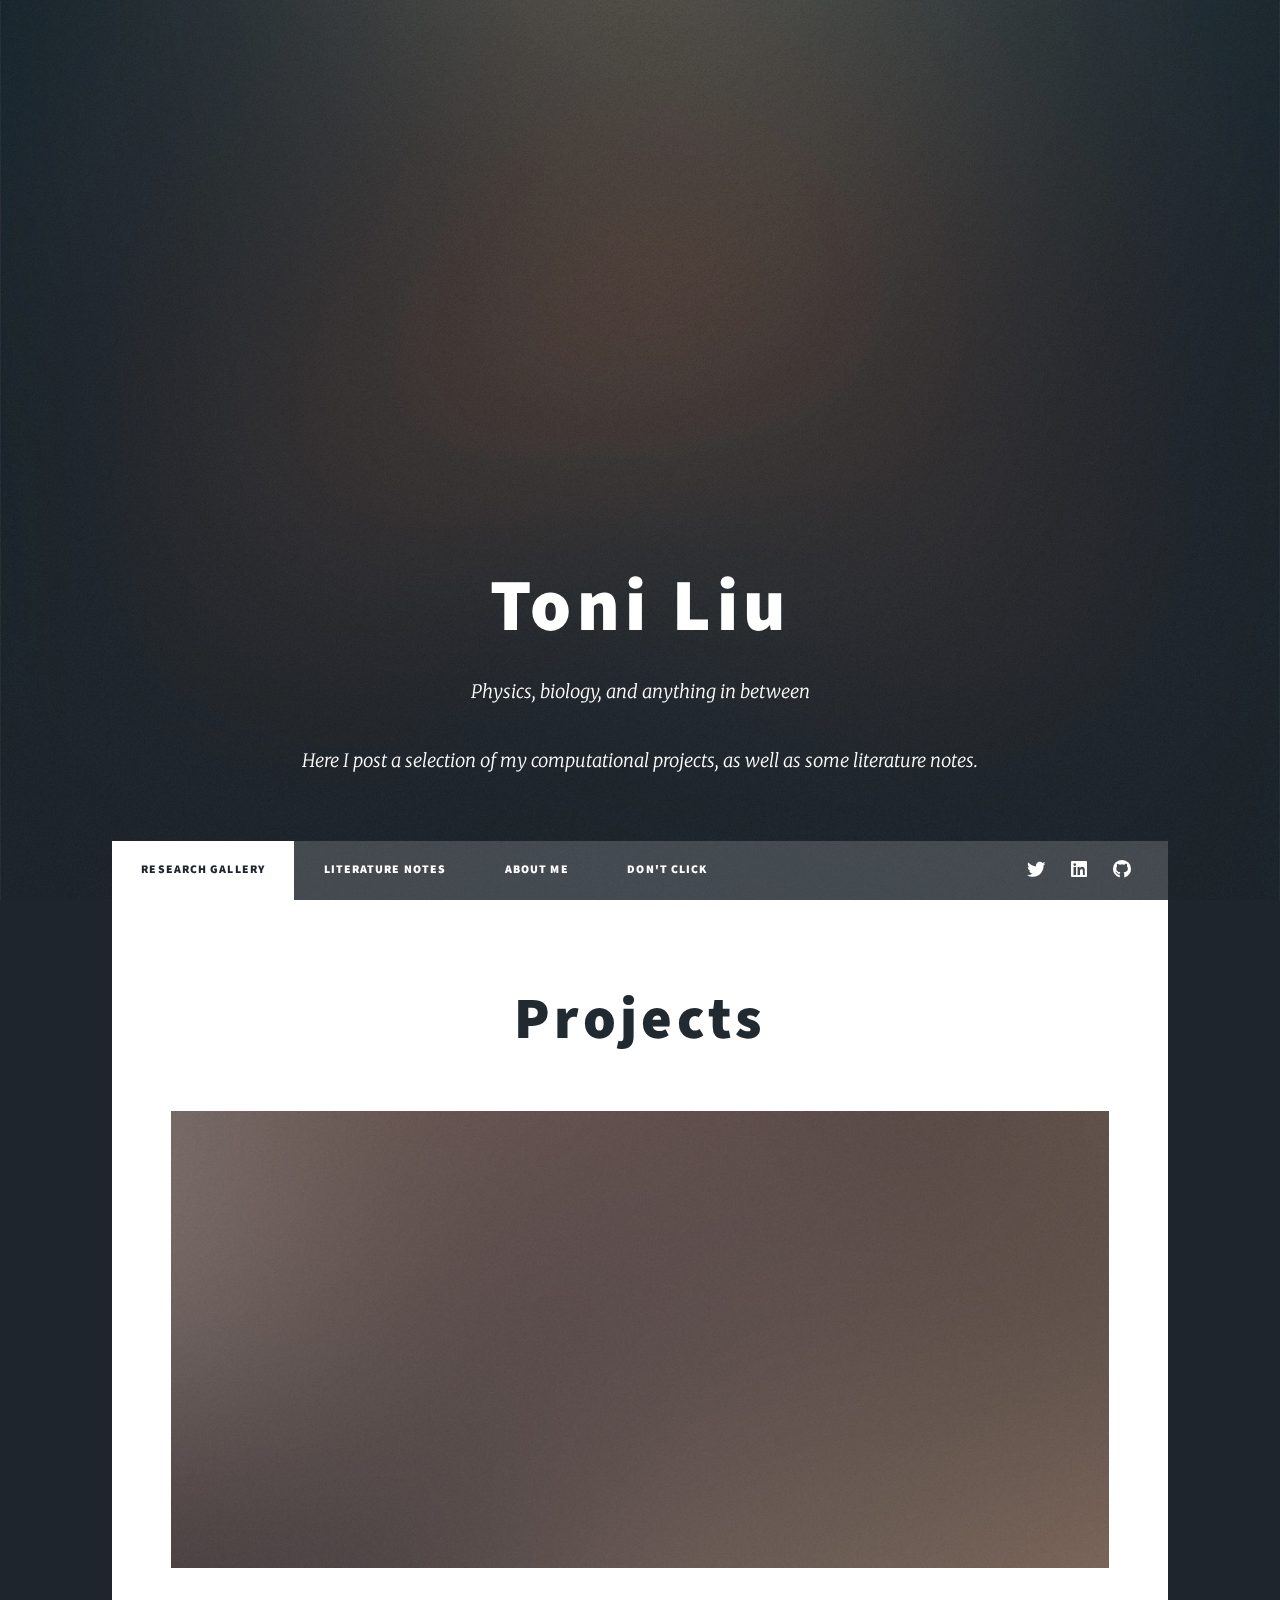
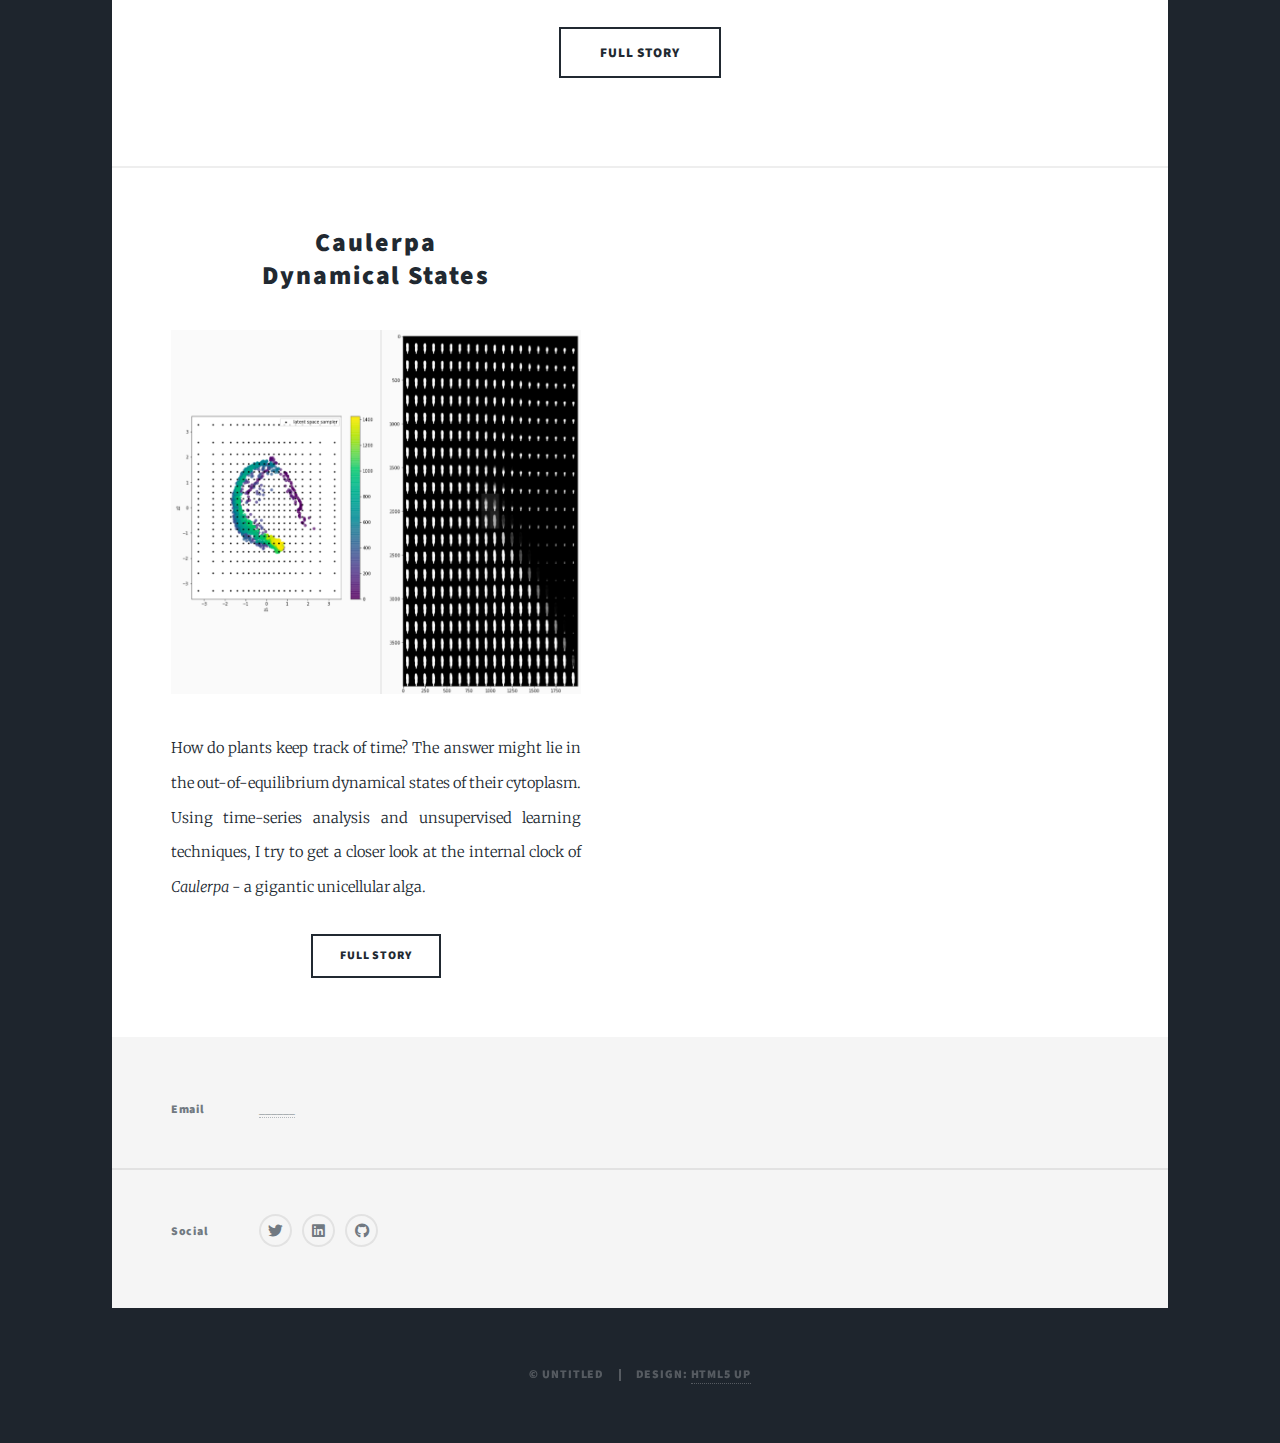
<file: index.html>
<!DOCTYPE HTML>
<!--
	Massively by HTML5 UP
	html5up.net | @ajlkn
	Free for personal and commercial use under the CCA 3.0 license (html5up.net/license)
-->
<html>
	<head>
		<meta charset="utf-8" />
		<meta name="viewport" content="width=device-width, initial-scale=1, user-scalable=no" />
		<link rel="stylesheet" href="assets/css/main.css" />
		<noscript><link rel="stylesheet" href="assets/css/noscript.css" /></noscript>
	</head>
	<body class="is-preload">

		<!-- Wrapper -->
			<div id="wrapper" class="fade-in">

				<!-- Intro -->
					<div id="intro">
						<h1>Toni Liu</h1>
						<p>Physics, biology, and anything in between</p>
						<p>Here I post a selection of my computational projects, as well as some literature notes.</p>

					</div>


				<!-- Nav -->
					<nav id="nav">
						<ul class="links">
							<li class="active"><a href="index.html">Research Gallery</a></li>
							<li><a href="Literature_Notes.html">Literature Notes</a></li>
							<li><a href="About_Me.html">About Me</a></li>
							<li><a href="index_1.html">don't click</a></li>

						</ul>
						<ul class="icons">
							<!-- To hook social media: fill in hashtags -->
							<li><a href="#" class="icon brands fa-twitter"><span class="label">Twitter</span></a></li>
							<li><a href="#" class="icon brands fa-linkedin"><span class="label">LinkedIn</span></a></li>
							<li><a href="#" class="icon brands fa-github"><span class="label">GitHub</span></a></li>
						</ul>
					</nav>

				<!-- Main -->
					<div id="main">

						<!-- Featured Post -->
							<article class="post featured">
								<header class="major">
									<h2><a href="#"> Projects </a></h2>
									<!-- <p>Caulerpa, diffusion models, WanderNet, MemoryNet, Equivariant Net</p> -->
								</header>
								<a href="#" class="image main"><img src="images/pic01.jpg" alt="" /></a>
								<ul class="actions special">
									<li><a href="#" class="button large">Full Story</a></li>
								</ul>
							</article>

						<!-- Posts -->
							<section class="posts">
								<article>
									<header>
										<h2><a href="#">Caulerpa<br />
										Dynamical States</a></h2>
									</header>
									<a href="#" class="image fit"><img src="images/caulerpa_latent_space.png" alt="" /></a>
									<p>How do plants keep track of time? The answer might lie in the out-of-equilibrium dynamical states of their cytoplasm. Using time-series analysis and unsupervised learning techniques, I try to get a closer look at the internal clock of <i>Caulerpa</i> - a gigantic unicellular alga.</p>
									<ul class="actions special">
										<li><a href="#" class="button">Full Story</a></li>
									</ul>
								</article>
								<!-- <article>
									<header>
										<h2><a href="#">Chaotic Flight<br />
										Simulation</a></h2>
									</header>
									<a href="#" class="image fit"><img src="images/chaosflight_vt.png" alt="" /></a>
									<p>How hard is it for flying insects to stablize their flights while staying agile? Simulations reveal that the simplest wing motions could result in spectacularly chaotic flight trajectories. </p>
									<ul class="actions special">
										<li><a href="#" class="button">Full Story</a></li>
									</ul>
								</article> -->
								<!-- <article>
									<header>
										<h2><a href="#">Diffusion Models <br />
										and Manifolds</a></h2>
									</header>
									<a href="#" class="image fit"><img src="images/pic04.jpg" alt="" /></a>
									<p>Donec eget ex magna. Interdum et malesuada fames ac ante ipsum primis in faucibus. Pellentesque venenatis dolor imperdiet dolor mattis sagittis magna etiam.</p>
									<ul class="actions special">
										<li><a href="#" class="button">Full Story</a></li>
									</ul>
								</article>

								<article>
									<header>
										<h2><a href="#">WanderNet</h2>
									</header>
									<a href="#" class="image fit"><img src="images/pic05.jpg" alt="" /></a>
									<p>Donec eget ex magna. Interdum et malesuada fames ac ante ipsum primis in faucibus. Pellentesque venenatis dolor imperdiet dolor mattis sagittis magna etiam.</p>
									<ul class="actions special">
										<li><a href="#" class="button">Full Story</a></li>
									</ul>
								</article>
								<article>
									<header>
										<h2><a href="#">MemoryNet</h2>
									</header>
									<a href="#" class="image fit"><img src="images/pic06.jpg" alt="" /></a>
									<p>Donec eget ex magna. Interdum et malesuada fames ac ante ipsum primis in faucibus. Pellentesque venenatis dolor imperdiet dolor mattis sagittis magna etiam.</p>
									<ul class="actions special">
										<li><a href="#" class="button">Full Story</a></li>
									</ul>
								</article>
								 -->
							</section>

						<!-- Footer -->

					</div>

				<!-- Footer -->
					<footer id="footer">
						<section class="split contact">

							<section>
								<h3>Email</h3>
								<p><a href="#">______</a></p>
							</section>
							<section>
								<h3>Social</h3>
								<ul class="icons alt">
									<li><a href="#" class="icon brands alt fa-twitter"><span class="label">Twitter</span></a></li>
									<li><a href="#" class="icon brands alt fa-linkedin"><span class="label">Instagram</span></a></li>
									<li><a href="#" class="icon brands alt fa-github"><span class="label">GitHub</span></a></li>
								</ul>
							</section>
						</section>
					</footer>

				<!-- Copyright -->
					<div id="copyright">
						<ul><li>&copy; Untitled</li><li>Design: <a href="https://html5up.net">HTML5 UP</a></li></ul>
					</div>

			</div>

		<!-- Scripts -->
			<script src="assets/js/jquery.min.js"></script>
			<script src="assets/js/jquery.scrollex.min.js"></script>
			<script src="assets/js/jquery.scrolly.min.js"></script>
			<script src="assets/js/browser.min.js"></script>
			<script src="assets/js/breakpoints.min.js"></script>
			<script src="assets/js/util.js"></script>
			<script src="assets/js/main.js"></script>

	</body>
</html>
</file>
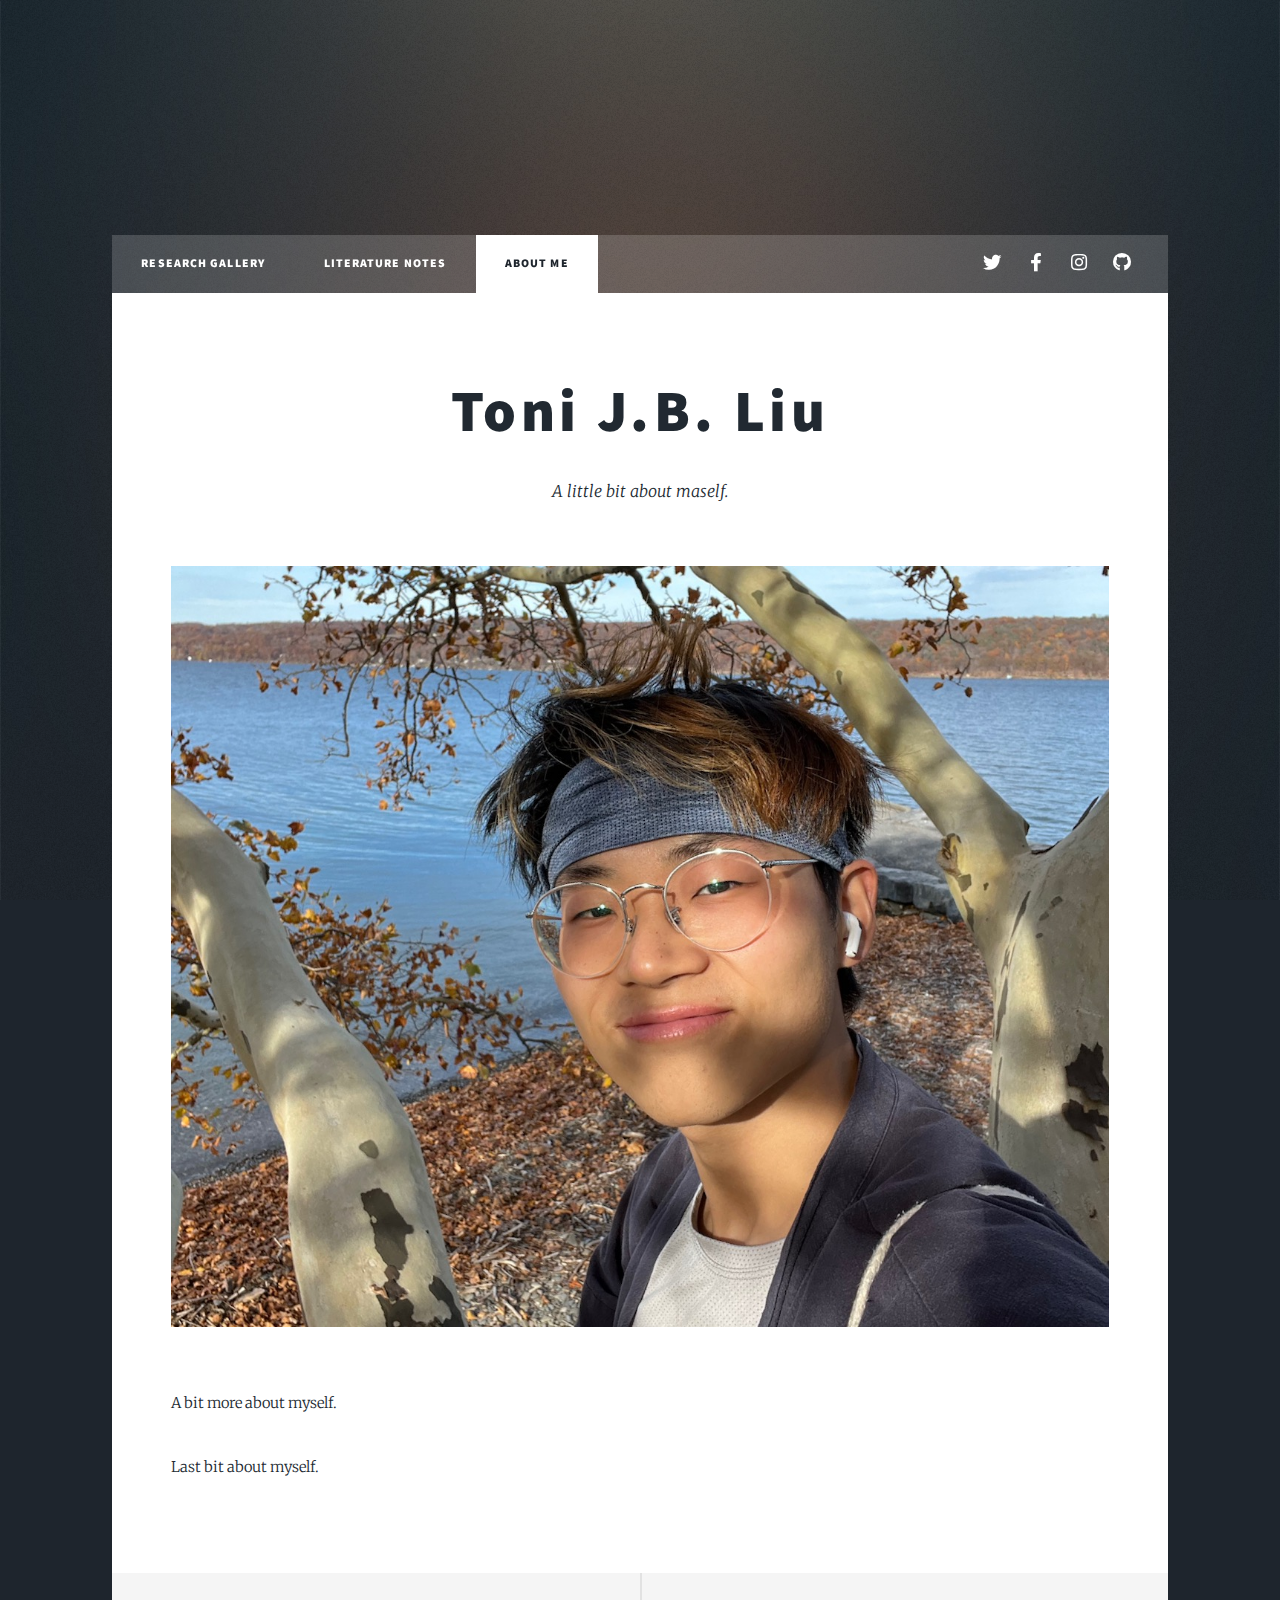
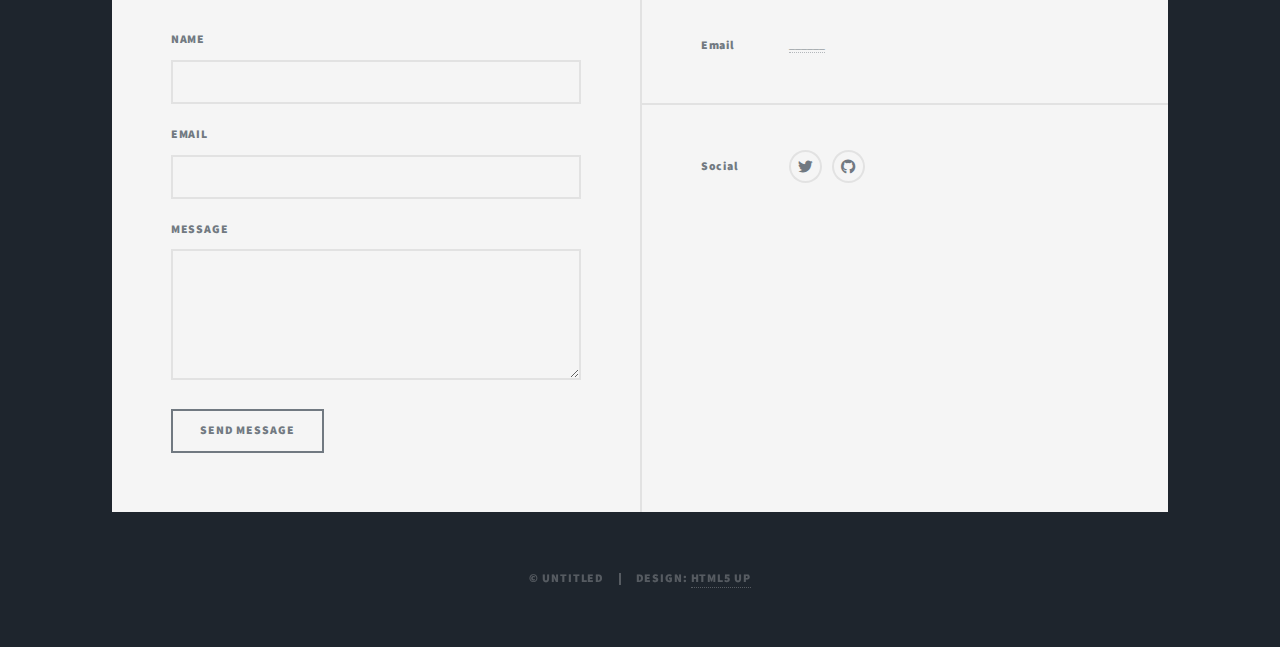
<file: About_Me.html>
<!DOCTYPE HTML>
<!--
	Massively by HTML5 UP
	html5up.net | @ajlkn
	Free for personal and commercial use under the CCA 3.0 license (html5up.net/license)
-->
<html>
	<head>
		<title>Generic Page - Massively by HTML5 UP</title>
		<meta charset="utf-8" />
		<meta name="viewport" content="width=device-width, initial-scale=1, user-scalable=no" />
		<link rel="stylesheet" href="assets/css/main.css" />
		<noscript><link rel="stylesheet" href="assets/css/noscript.css" /></noscript>
	</head>
	<body class="is-preload">

		<!-- Wrapper -->
			<div id="wrapper">

				<!-- Header -->
					<header id="header"> 
					</header>

				<!-- Nav -->
					<nav id="nav">
						<ul class="links">
							<li><a href="index.html">Research Gallery</a></li>
							<li><a href="Literature_Notes.html">Literature Notes</a></li>
							<li class="active"><a href="About_Me.html">About Me</a></li>
						</ul>
						<ul class="icons">
							<li><a href="#" class="icon brands fa-twitter"><span class="label">Twitter</span></a></li>
							<li><a href="#" class="icon brands fa-facebook-f"><span class="label">Facebook</span></a></li>
							<li><a href="#" class="icon brands fa-instagram"><span class="label">Instagram</span></a></li>
							<li><a href="#" class="icon brands fa-github"><span class="label">GitHub</span></a></li>
						</ul>
					</nav>

				<!-- Main -->
					<div id="main">

						<!-- Post -->
							<section class="post">
								<header class="major">	
									<h1>Toni J.B. Liu</h1>
									
									<p>A little bit about maself.</p>
								</header>
								<div class="image main"><img src="images/profilepic1.jpeg"  alt="" /></div>
								<p>A bit more about myself.</p>
								<p>Last bit about myself.</p>
							</section>

					</div>

				<!-- Footer -->
					<footer id="footer">
						<section>
							<form method="post" action="#">
								<div class="fields">
									<div class="field">
										<label for="name">Name</label>
										<input type="text" name="name" id="name" />
									</div>
									<div class="field">
										<label for="email">Email</label>
										<input type="text" name="email" id="email" />
									</div>
									<div class="field">
										<label for="message">Message</label>
										<textarea name="message" id="message" rows="3"></textarea>
									</div>
								</div>
								<ul class="actions">
									<li><input type="submit" value="Send Message" /></li>
								</ul>
							</form>
						</section>
						<section class="split contact">
							<!-- <section class="alt">
								<h3>Address</h3>
								<p>1234 Somewhere Road #87257<br />
								Nashville, TN 00000-0000</p>
							</section> -->

							<section>
								<h3>Email</h3>
								<p><a href="#">______</a></p>
							</section>
							<section>
								<h3>Social</h3>
								<ul class="icons alt">
									<li><a href="#" class="icon brands alt fa-twitter"><span class="label">Twitter</span></a></li>
									<li><a href="#" class="icon brands alt fa-github"><span class="label">GitHub</span></a></li>
								</ul>
							</section>
						</section>
					</footer>

				<!-- Copyright -->
					<div id="copyright">
						<ul><li>&copy; Untitled</li><li>Design: <a href="https://html5up.net">HTML5 UP</a></li></ul>
					</div>

			</div>

		<!-- Scripts -->
			<script src="assets/js/jquery.min.js"></script>
			<script src="assets/js/jquery.scrollex.min.js"></script>
			<script src="assets/js/jquery.scrolly.min.js"></script>
			<script src="assets/js/browser.min.js"></script>
			<script src="assets/js/breakpoints.min.js"></script>
			<script src="assets/js/util.js"></script>
			<script src="assets/js/main.js"></script>

	</body>
</html>
</file>
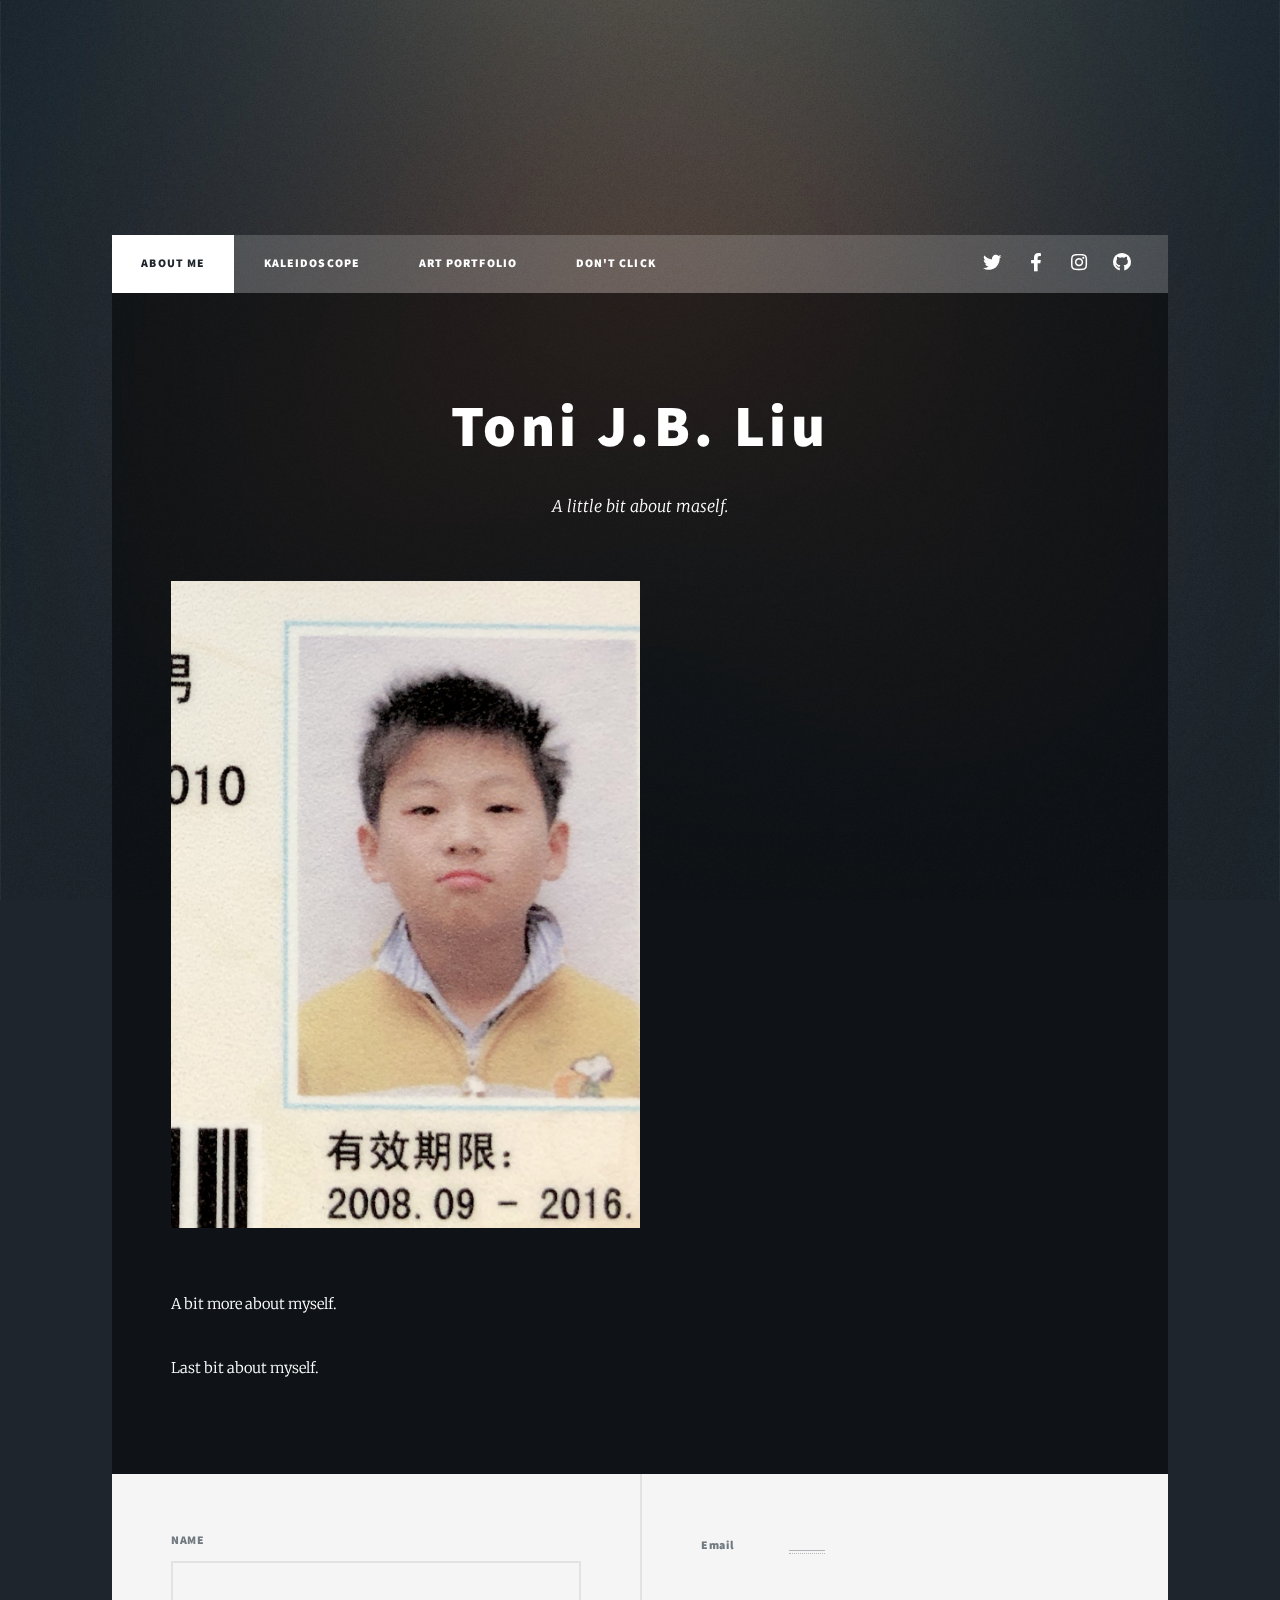
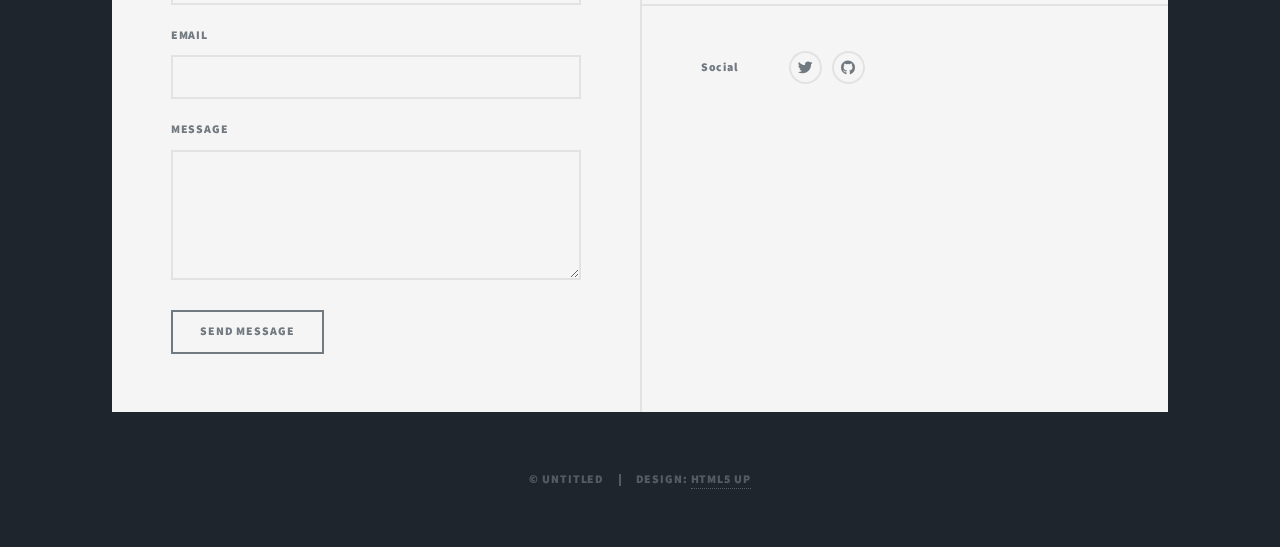
<file: About_Me_1.html>
<!DOCTYPE HTML>
<!--
	Massively by HTML5 UP
	html5up.net | @ajlkn
	Free for personal and commercial use under the CCA 3.0 license (html5up.net/license)
-->
<html>
	<head>
		<meta charset="utf-8" />
		<meta name="viewport" content="width=device-width, initial-scale=1, user-scalable=no" />
		<link rel="stylesheet" href="assets/css/art.css" />
		<noscript><link rel="stylesheet" href="assets/css/noscript.css" /></noscript>
	</head>
	<body class="is-preload">

		<!-- Wrapper -->
			<div id="wrapper">

				<!-- Header -->
					<header id="header"> 
					</header>

				<!-- Nav -->
					<nav id="nav">
						<ul class="links">
							<li class="active"><a href="About_Me_1.html">About Me</a></li>
							<li><a href="index_1.html">kaleidoscope</a></li>
							<li><a href="art_portfolio.html">Art Portfolio</a></li>
							<li><a href="index.html">don't click</a></li>
							
						</ul>
						<ul class="icons">
							<li><a href="#" class="icon brands fa-twitter"><span class="label">Twitter</span></a></li>
							<li><a href="#" class="icon brands fa-facebook-f"><span class="label">Facebook</span></a></li>
							<li><a href="#" class="icon brands fa-instagram"><span class="label">Instagram</span></a></li>
							<li><a href="#" class="icon brands fa-github"><span class="label">GitHub</span></a></li>
						</ul>
					</nav>

				<!-- Main -->
					<div id="main">

						<!-- Post -->
							<section class="post">
								<header class="major">	
									<h1>Toni J.B. Liu</h1>
									
									<p>A little bit about maself.</p>
								</header>
								<div class="image main"><img src="images/young_toni.jpg" alt="" style="width: 50%; justify-content: center;"/></div>
								<p>A bit more about myself.</p>
								<p>Last bit about myself.</p>
							</section>

					</div>

				<!-- Footer -->
					<footer id="footer">
						<section>
							<form method="post" action="#">
								<div class="fields">
									<div class="field">
										<label for="name">Name</label>
										<input type="text" name="name" id="name" />
									</div>
									<div class="field">
										<label for="email">Email</label>
										<input type="text" name="email" id="email" />
									</div>
									<div class="field">
										<label for="message">Message</label>
										<textarea name="message" id="message" rows="3"></textarea>
									</div>
								</div>
								<ul class="actions">
									<li><input type="submit" value="Send Message" /></li>
								</ul>
							</form>
						</section>
						<section class="split contact">
							<!-- <section class="alt">
								<h3>Address</h3>
								<p>1234 Somewhere Road #87257<br />
								Nashville, TN 00000-0000</p>
							</section> -->

							<section>
								<h3>Email</h3>
								<p><a href="#">______</a></p>
							</section>
							<section>
								<h3>Social</h3>
								<ul class="icons alt">
									<li><a href="#" class="icon brands alt fa-twitter"><span class="label">Twitter</span></a></li>
									<li><a href="#" class="icon brands alt fa-github"><span class="label">GitHub</span></a></li>
								</ul>
							</section>
						</section>
					</footer>

				<!-- Copyright -->
					<div id="copyright">
						<ul><li>&copy; Untitled</li><li>Design: <a href="https://html5up.net">HTML5 UP</a></li></ul>
					</div>

			</div>

		<!-- Scripts -->
			<script src="assets/js/jquery.min.js"></script>
			<script src="assets/js/jquery.scrollex.min.js"></script>
			<script src="assets/js/jquery.scrolly.min.js"></script>
			<script src="assets/js/browser.min.js"></script>
			<script src="assets/js/breakpoints.min.js"></script>
			<script src="assets/js/util.js"></script>
			<script src="assets/js/main.js"></script>

	</body>
</html>
</file>
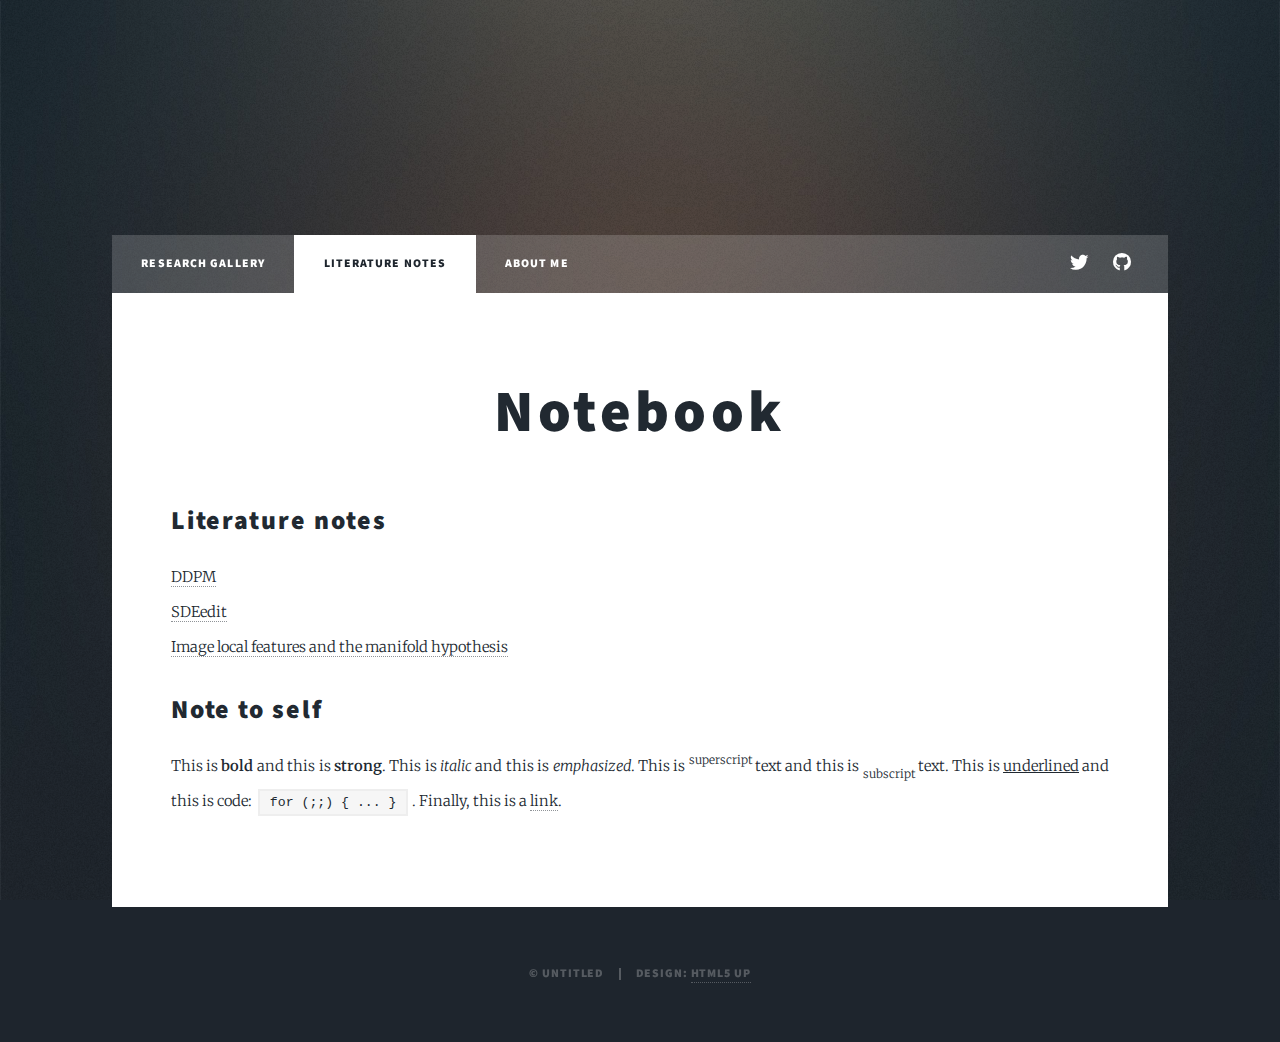
<file: Literature_Notes.html>
<!DOCTYPE HTML>
<!--
	Massively by HTML5 UP
	html5up.net | @ajlkn
	Free for personal and commercial use under the CCA 3.0 license (html5up.net/license)
-->
<html>
	<head>
		<title>Elements Reference - Massively by HTML5 UP</title>
		<meta charset="utf-8" />
		<meta name="viewport" content="width=device-width, initial-scale=1, user-scalable=no" />
		<link rel="stylesheet" href="assets/css/main.css" />
		<noscript><link rel="stylesheet" href="assets/css/noscript.css" /></noscript>
	</head>
	<body class="is-preload">

		<!-- Wrapper -->
			<div id="wrapper">

				<!-- Header -->
					<header id="header">
					</header>

				<!-- Nav -->
					<nav id="nav">
						<ul class="links">
							<li ><a href="index.html">Research Gallery</a></li>
							<li class="active"><a href="Literature_Notes.html">Literature Notes</a></li>
							<li><a href="About_Me.html">About Me</a></li>
						</ul>
						<ul class="icons">
							<li><a href="#" class="icon brands fa-twitter"><span class="label">Twitter</span></a></li>
							<li><a href="#" class="icon brands fa-github"><span class="label">GitHub</span></a></li>
						</ul>
					</nav>

				<!-- Main -->
					<div id="main">

						<!-- Post -->
							<section class="post">
								<header class="major">
									<h1>Notebook</h1>
								</header>
								

								<!-- Text stuff -->
									<h2>Literature notes</h2>
									<a href="files/@hoDenoisingDiffusionProbabilistic2020.pdf">DDPM</a><br>
									<a href="files/@mengSDEditGuidedImage2022.pdf">SDEedit</a><br>
									<a href="#">Image local features and the manifold hypothesis</a><br>
									<p></p>

									<h2>Note to self</h2>
									<p>This is <b>bold</b> and this is <strong>strong</strong>. This is <i>italic</i> and this is <em>emphasized</em>.
									This is <sup>superscript</sup> text and this is <sub>subscript</sub> text.
									This is <u>underlined</u> and this is code: <code>for (;;) { ... }</code>.
									Finally, this is a <a href="#">link</a>.</p>
									

							</section>

					</div>

				<!-- Footer -->


				<!-- Copyright -->
					<div id="copyright">
						<ul><li>&copy; Untitled</li><li>Design: <a href="https://html5up.net">HTML5 UP</a></li></ul>
					</div>

			</div>

		<!-- Scripts -->
			<script src="assets/js/jquery.min.js"></script>
			<script src="assets/js/jquery.scrollex.min.js"></script>
			<script src="assets/js/jquery.scrolly.min.js"></script>
			<script src="assets/js/browser.min.js"></script>
			<script src="assets/js/breakpoints.min.js"></script>
			<script src="assets/js/util.js"></script>
			<script src="assets/js/main.js"></script>

	</body>
</html>
</file>
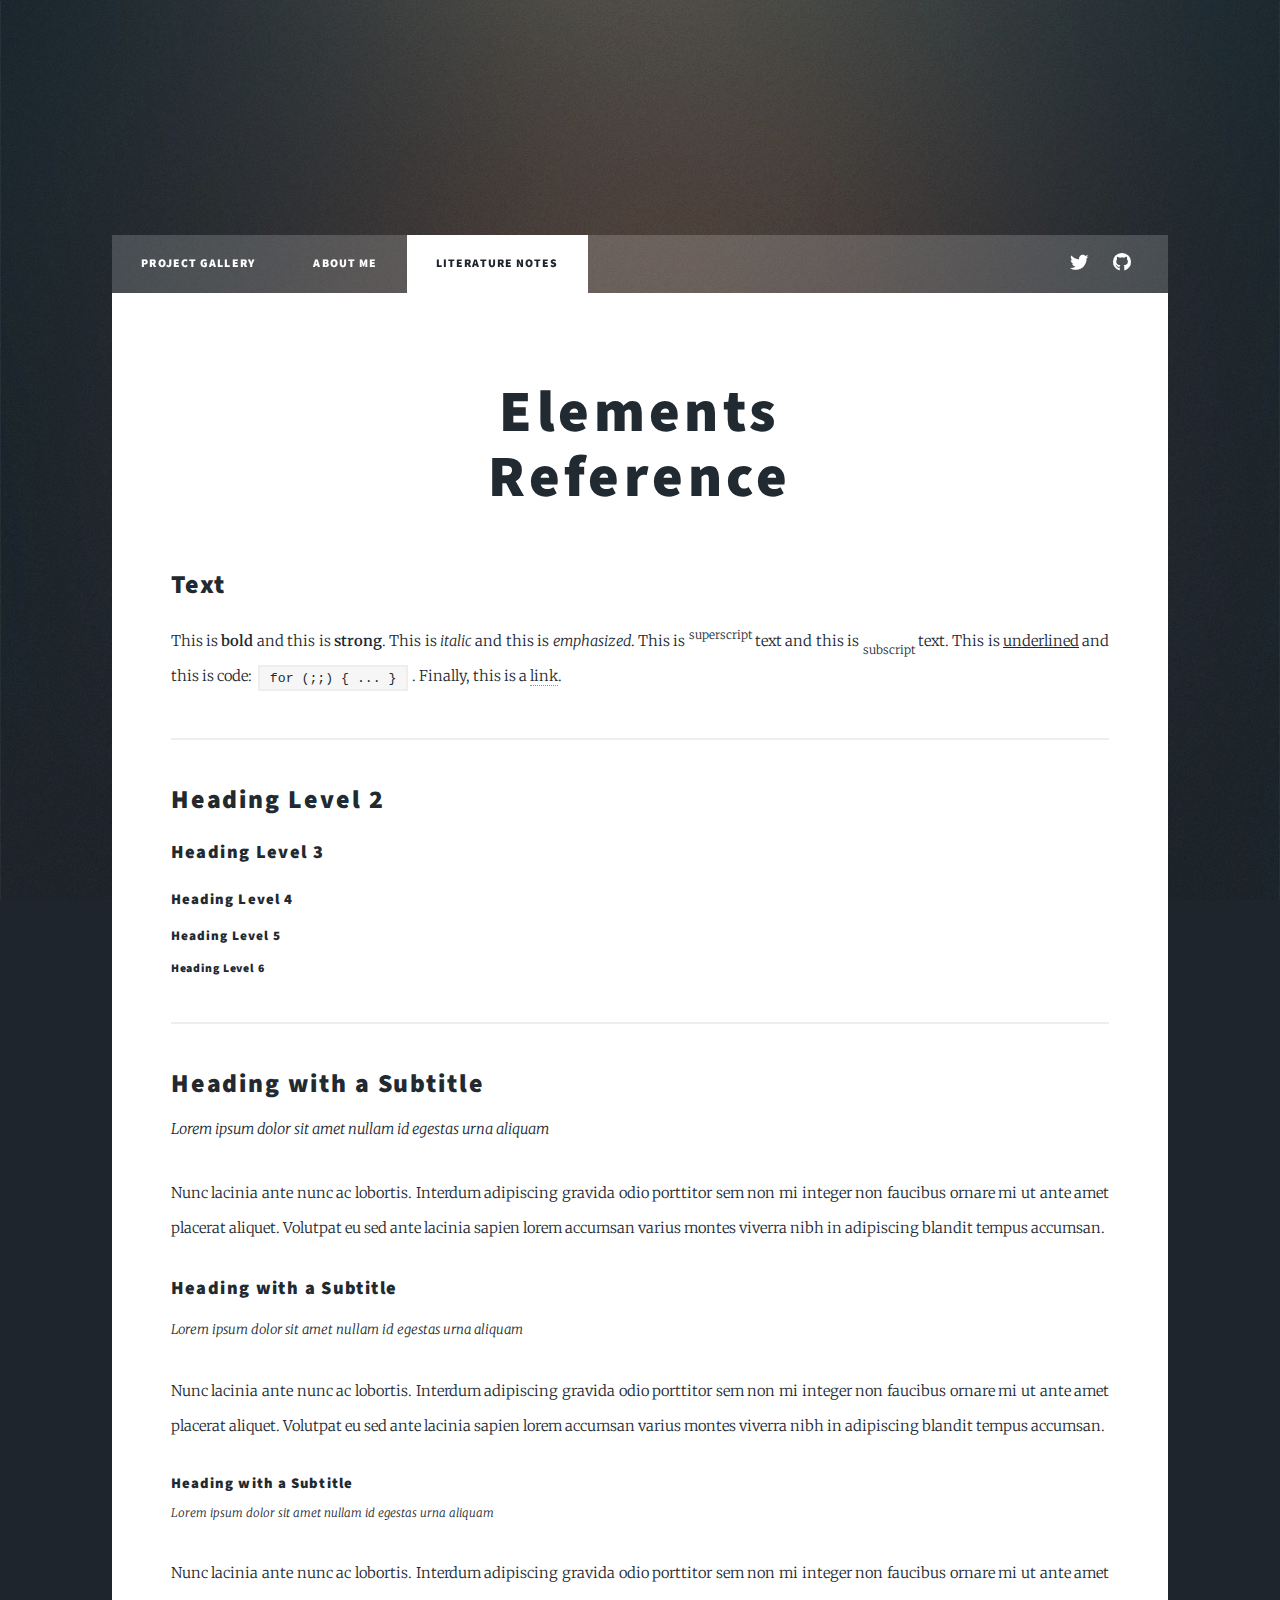
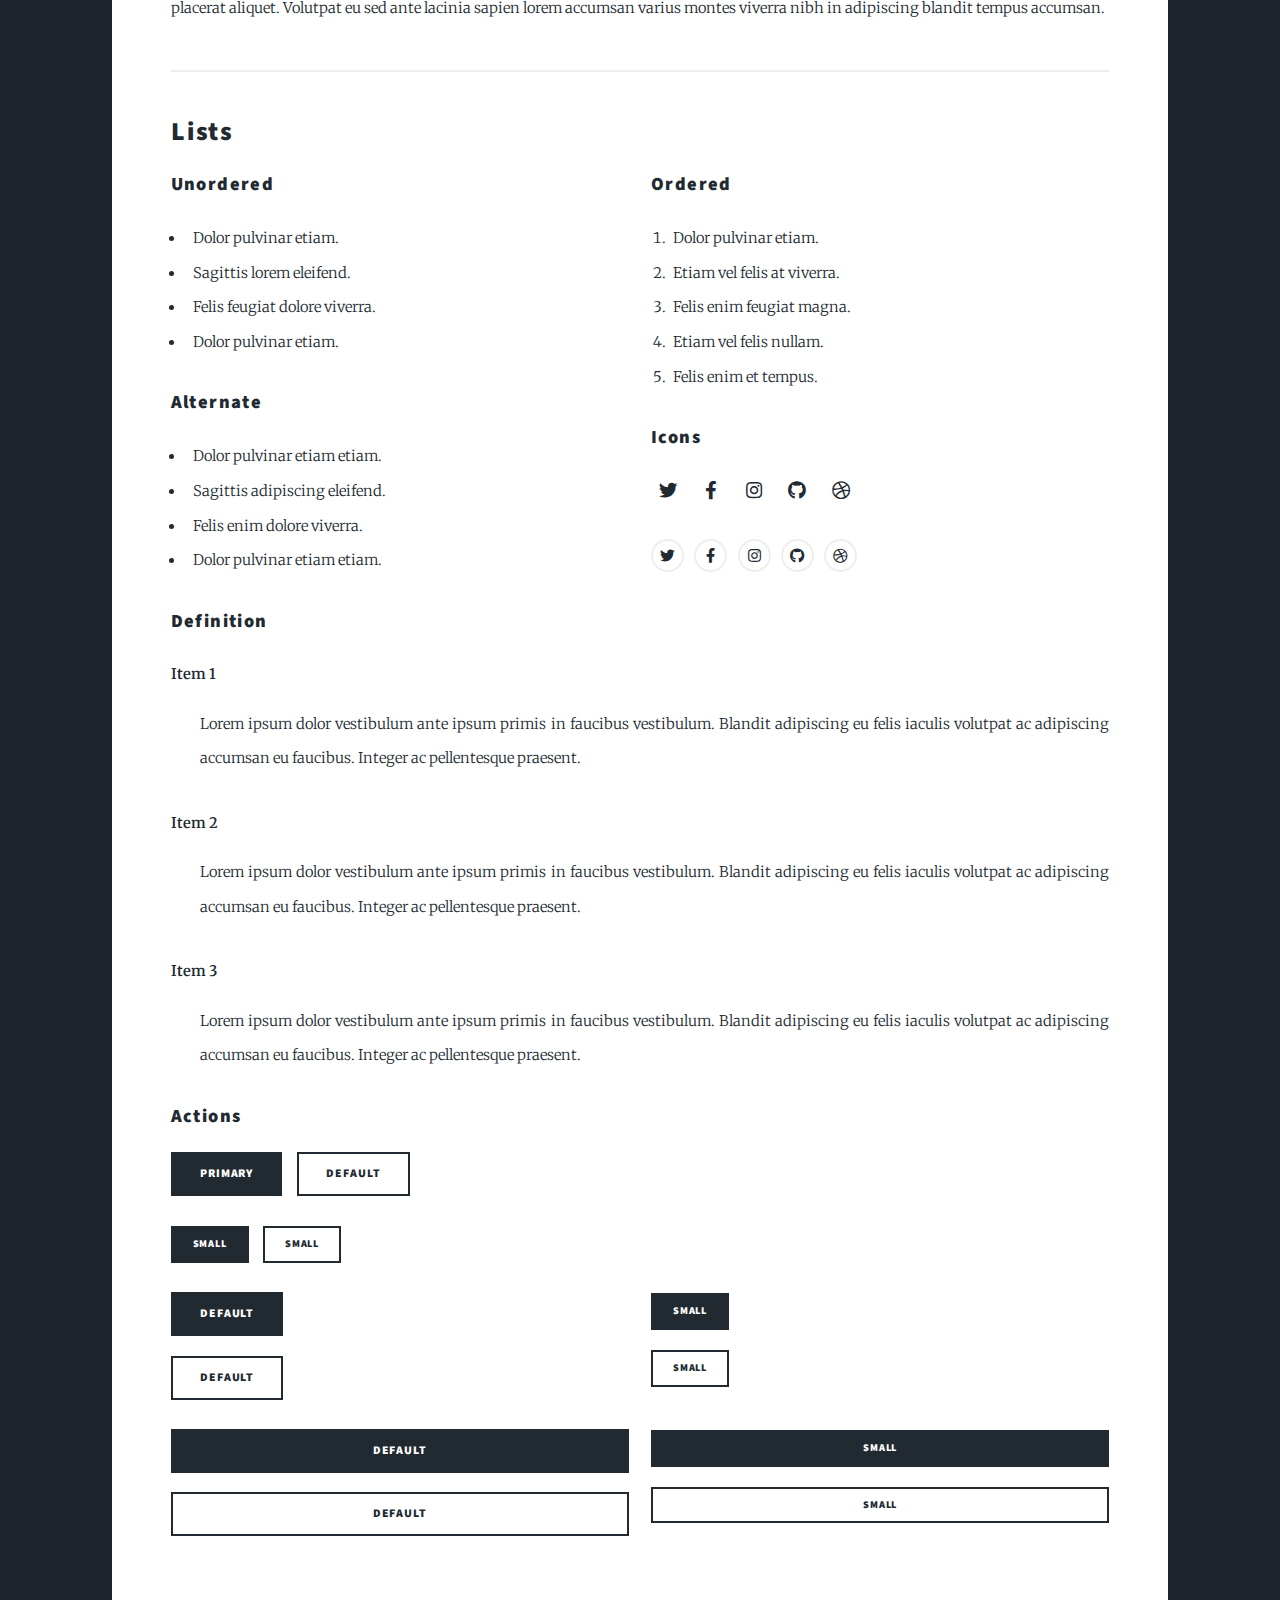
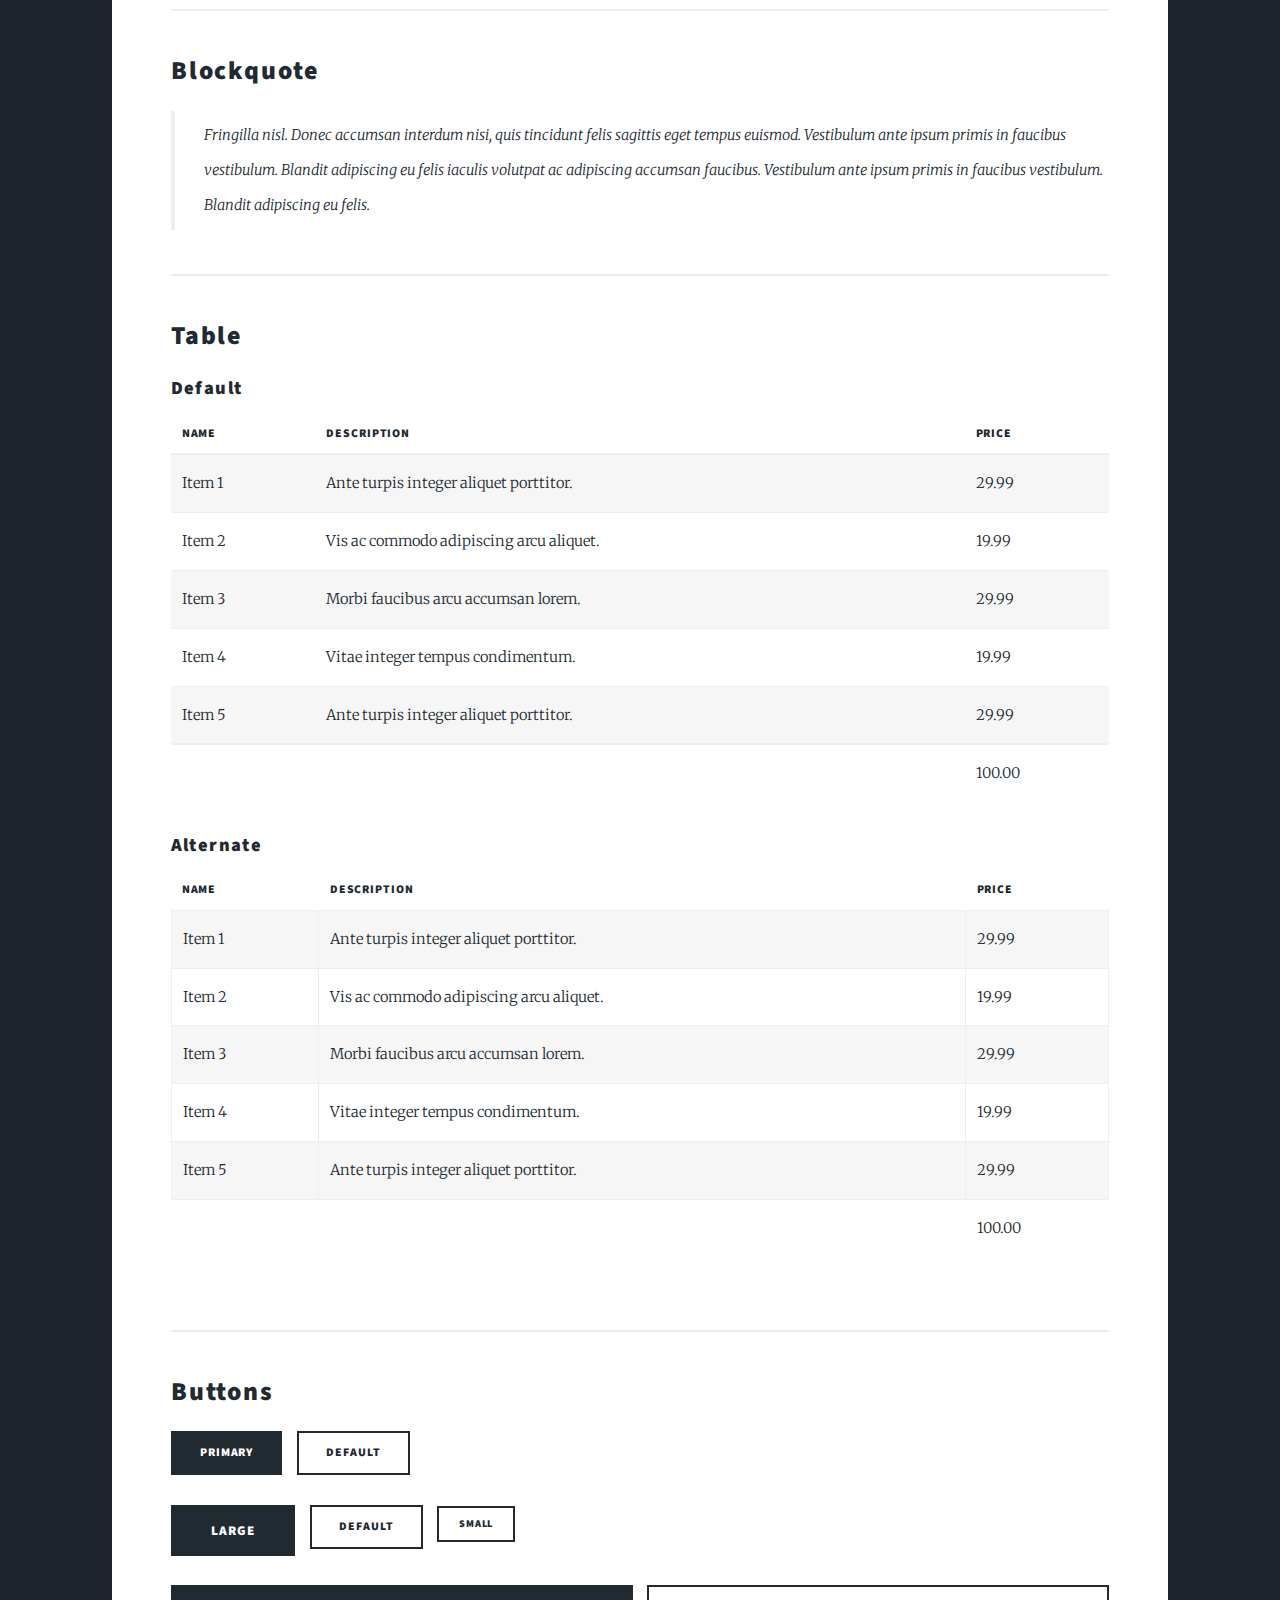
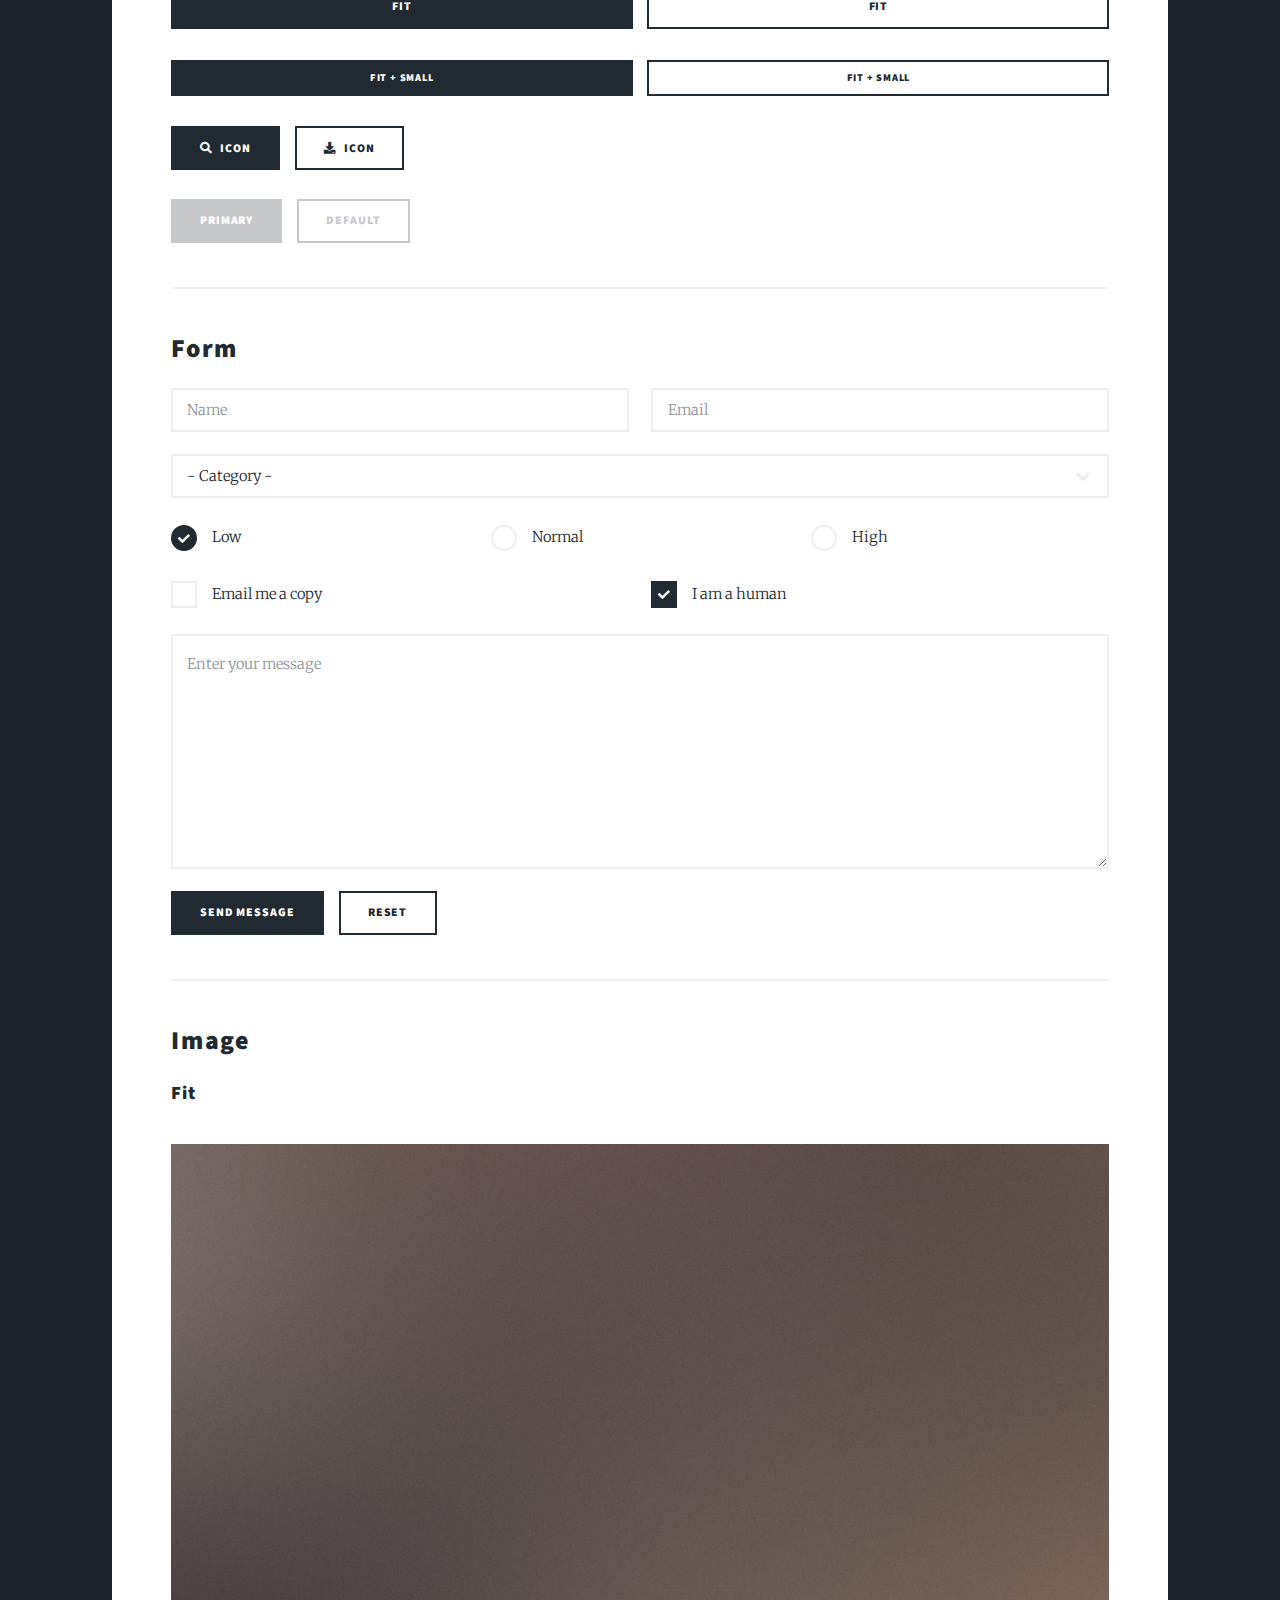
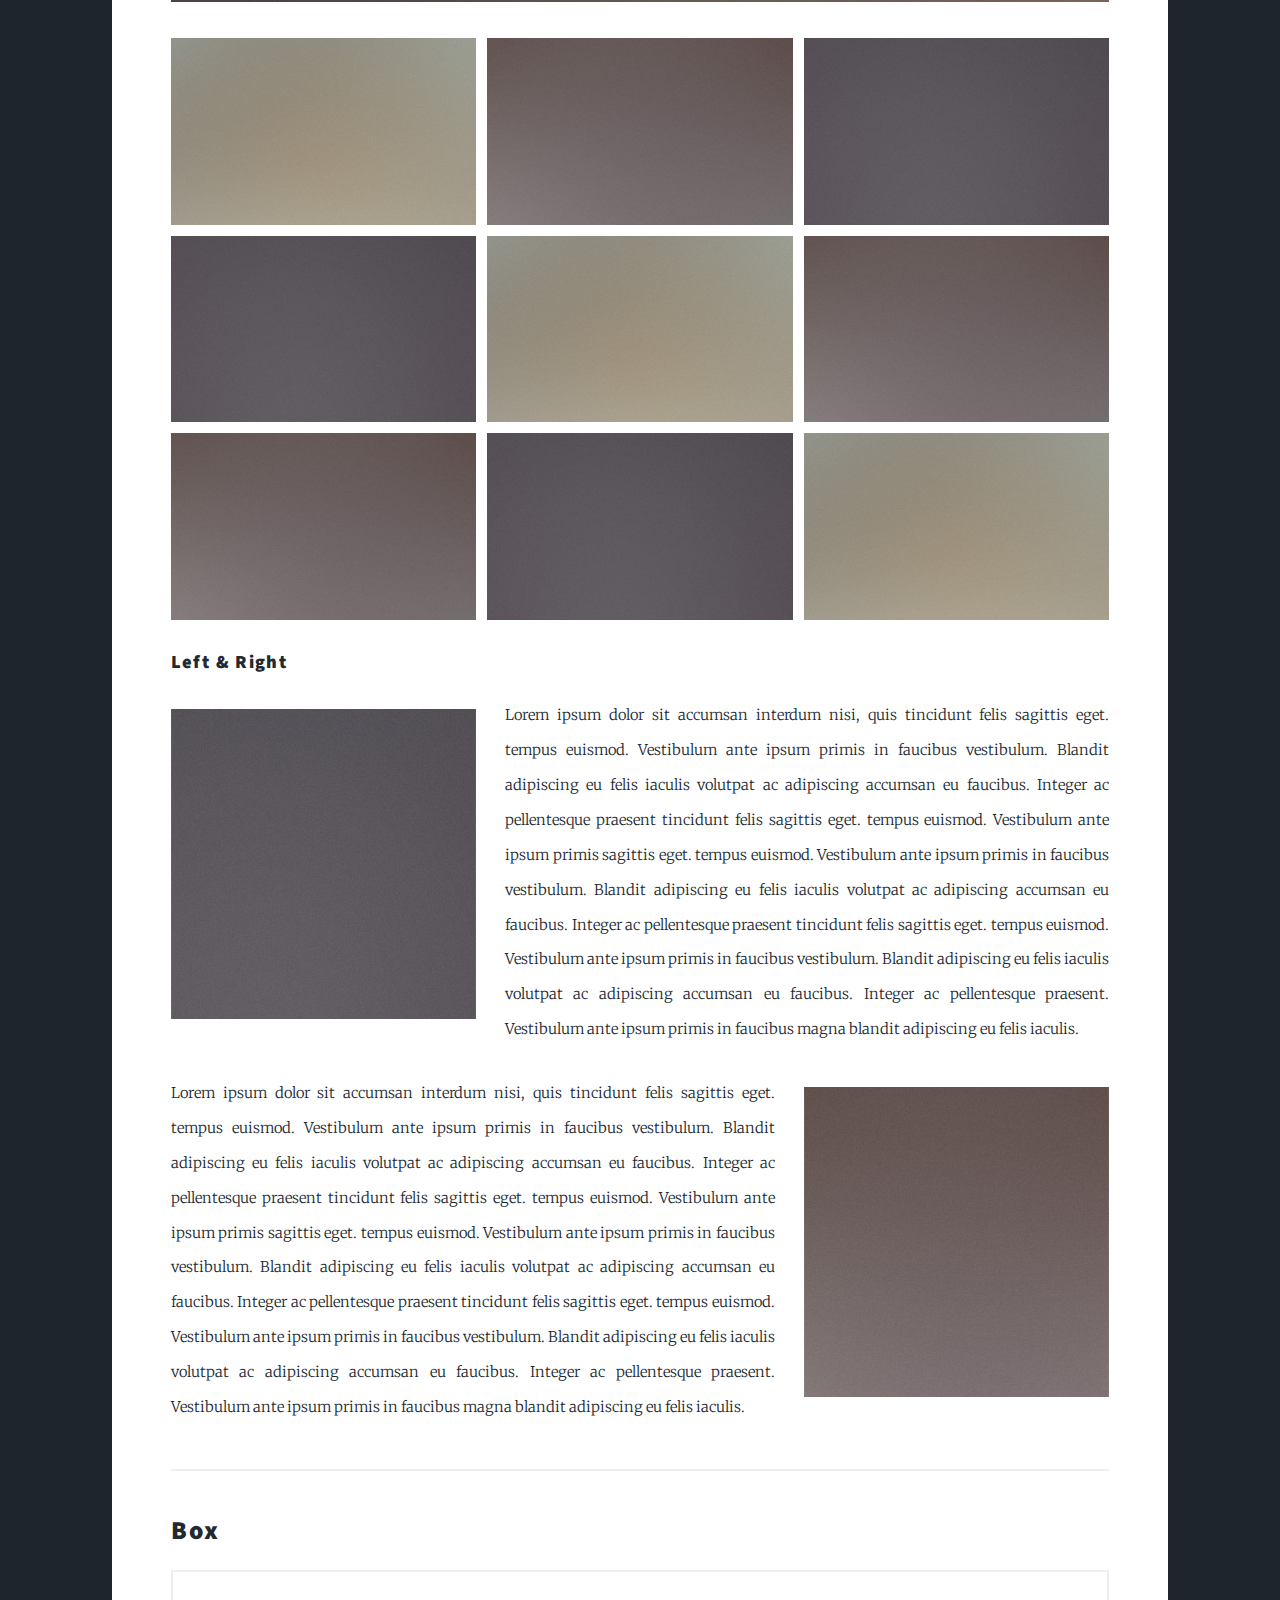
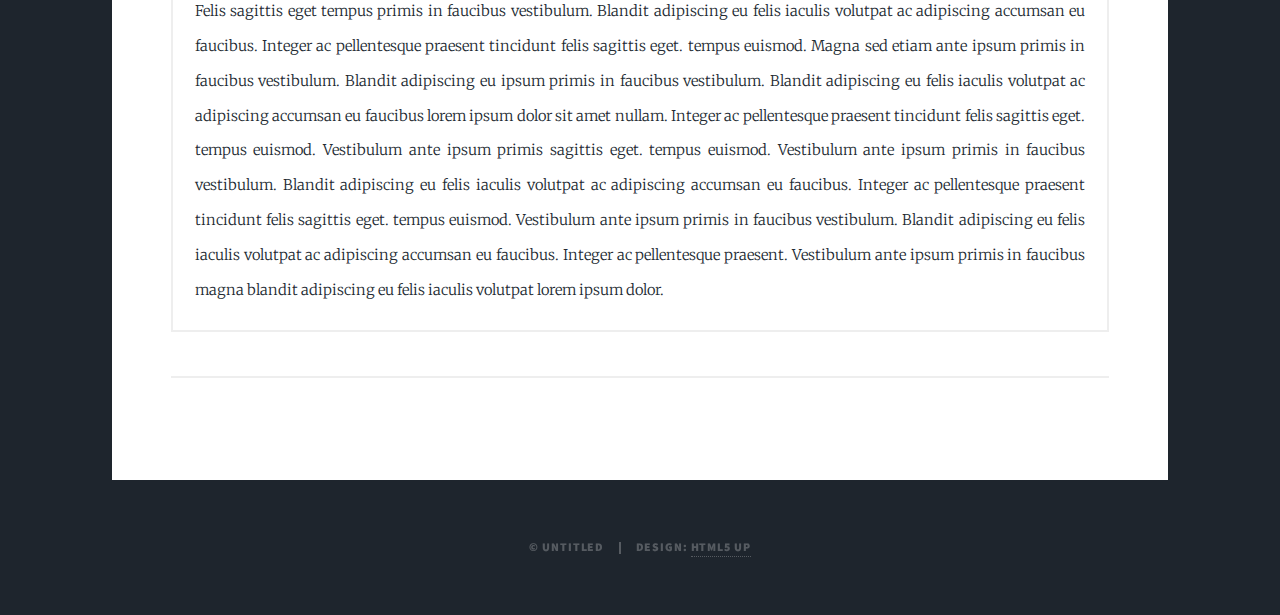
<file: Text Elements for reference.html>
<!DOCTYPE HTML>
<!--
	Massively by HTML5 UP
	html5up.net | @ajlkn
	Free for personal and commercial use under the CCA 3.0 license (html5up.net/license)
-->
<html>
	<head>
		<title>Elements Reference - Massively by HTML5 UP</title>
		<meta charset="utf-8" />
		<meta name="viewport" content="width=device-width, initial-scale=1, user-scalable=no" />
		<link rel="stylesheet" href="assets/css/main.css" />
		<noscript><link rel="stylesheet" href="assets/css/noscript.css" /></noscript>
	</head>
	<body class="is-preload">

		<!-- Wrapper -->
			<div id="wrapper">

				<!-- Header -->
					<header id="header">
					</header>

				<!-- Nav -->
					<nav id="nav">
						<ul class="links">
							<li ><a href="index.html">Project Gallery</a></li>
							<li><a href="About_Me.html">About Me</a></li>
							<li class="active"><a href="Literature_Notes.html">Literature Notes</a></li>
						</ul>
						<ul class="icons">
							<li><a href="#" class="icon brands fa-twitter"><span class="label">Twitter</span></a></li>
							<li><a href="#" class="icon brands fa-github"><span class="label">GitHub</span></a></li>
						</ul>
					</nav>

				<!-- Main -->
					<div id="main">

						<!-- Post -->
							<section class="post">
								<header class="major">
									<h1>Elements<br />
									Reference</h1>
								</header>

								<!-- Text stuff -->
									<h2>Text</h2>
									<p>This is <b>bold</b> and this is <strong>strong</strong>. This is <i>italic</i> and this is <em>emphasized</em>.
									This is <sup>superscript</sup> text and this is <sub>subscript</sub> text.
									This is <u>underlined</u> and this is code: <code>for (;;) { ... }</code>.
									Finally, this is a <a href="#">link</a>.</p>
									<hr />
									<h2>Heading Level 2</h2>
									<h3>Heading Level 3</h3>
									<h4>Heading Level 4</h4>
									<h5>Heading Level 5</h5>
									<h6>Heading Level 6</h6>
									<hr />
									<header>
										<h2>Heading with a Subtitle</h2>
										<p>Lorem ipsum dolor sit amet nullam id egestas urna aliquam</p>
									</header>
									<p>Nunc lacinia ante nunc ac lobortis. Interdum adipiscing gravida odio porttitor sem non mi integer non faucibus ornare mi ut ante amet placerat aliquet. Volutpat eu sed ante lacinia sapien lorem accumsan varius montes viverra nibh in adipiscing blandit tempus accumsan.</p>
									<header>
										<h3>Heading with a Subtitle</h3>
										<p>Lorem ipsum dolor sit amet nullam id egestas urna aliquam</p>
									</header>
									<p>Nunc lacinia ante nunc ac lobortis. Interdum adipiscing gravida odio porttitor sem non mi integer non faucibus ornare mi ut ante amet placerat aliquet. Volutpat eu sed ante lacinia sapien lorem accumsan varius montes viverra nibh in adipiscing blandit tempus accumsan.</p>
									<header>
										<h4>Heading with a Subtitle</h4>
										<p>Lorem ipsum dolor sit amet nullam id egestas urna aliquam</p>
									</header>
									<p>Nunc lacinia ante nunc ac lobortis. Interdum adipiscing gravida odio porttitor sem non mi integer non faucibus ornare mi ut ante amet placerat aliquet. Volutpat eu sed ante lacinia sapien lorem accumsan varius montes viverra nibh in adipiscing blandit tempus accumsan.</p>

									<hr />

								<!-- Lists -->
									<h2>Lists</h2>
									<div class="row">
										<div class="col-6 col-12-small">

											<h3>Unordered</h3>
											<ul>
												<li>Dolor pulvinar etiam.</li>
												<li>Sagittis lorem eleifend.</li>
												<li>Felis feugiat dolore viverra.</li>
												<li>Dolor pulvinar etiam.</li>
											</ul>

											<h3>Alternate</h3>
											<ul class="alt">
												<li>Dolor pulvinar etiam etiam.</li>
												<li>Sagittis adipiscing eleifend.</li>
												<li>Felis enim dolore viverra.</li>
												<li>Dolor pulvinar etiam etiam.</li>
											</ul>

										</div>
										<div class="col-6 col-12-small">

											<h3>Ordered</h3>
											<ol>
												<li>Dolor pulvinar etiam.</li>
												<li>Etiam vel felis at viverra.</li>
												<li>Felis enim feugiat magna.</li>
												<li>Etiam vel felis nullam.</li>
												<li>Felis enim et tempus.</li>
											</ol>

											<h3>Icons</h3>
											<ul class="icons">
												<li><a href="#" class="icon brands fa-twitter"><span class="label">Twitter</span></a></li>
												<li><a href="#" class="icon brands fa-facebook-f"><span class="label">Facebook</span></a></li>
												<li><a href="#" class="icon brands fa-instagram"><span class="label">Instagram</span></a></li>
												<li><a href="#" class="icon brands fa-github"><span class="label">Github</span></a></li>
												<li><a href="#" class="icon brands fa-dribbble"><span class="label">Dribbble</span></a></li>
											</ul>
											<ul class="icons alt">
												<li><a href="#" class="icon brands alt fa-twitter"><span class="label">Twitter</span></a></li>
												<li><a href="#" class="icon brands alt fa-facebook-f"><span class="label">Facebook</span></a></li>
												<li><a href="#" class="icon brands alt fa-instagram"><span class="label">Instagram</span></a></li>
												<li><a href="#" class="icon brands alt fa-github"><span class="label">Github</span></a></li>
												<li><a href="#" class="icon brands alt fa-dribbble"><span class="label">Dribbble</span></a></li>
											</ul>

										</div>
									</div>
									<h3>Definition</h3>
									<dl>
										<dt>Item 1</dt>
										<dd>
											<p>Lorem ipsum dolor vestibulum ante ipsum primis in faucibus vestibulum. Blandit adipiscing eu felis iaculis volutpat ac adipiscing accumsan eu faucibus. Integer ac pellentesque praesent.</p>
										</dd>
										<dt>Item 2</dt>
										<dd>
											<p>Lorem ipsum dolor vestibulum ante ipsum primis in faucibus vestibulum. Blandit adipiscing eu felis iaculis volutpat ac adipiscing accumsan eu faucibus. Integer ac pellentesque praesent.</p>
										</dd>
										<dt>Item 3</dt>
										<dd>
											<p>Lorem ipsum dolor vestibulum ante ipsum primis in faucibus vestibulum. Blandit adipiscing eu felis iaculis volutpat ac adipiscing accumsan eu faucibus. Integer ac pellentesque praesent.</p>
										</dd>
									</dl>

									<h3>Actions</h3>
									<ul class="actions">
										<li><a href="#" class="button primary">Primary</a></li>
										<li><a href="#" class="button">Default</a></li>
									</ul>
									<ul class="actions small">
										<li><a href="#" class="button primary small">Small</a></li>
										<li><a href="#" class="button small">Small</a></li>
									</ul>
									<div class="row">
										<div class="col-6 col-12-small">
											<ul class="actions stacked">
												<li><a href="#" class="button primary">Default</a></li>
												<li><a href="#" class="button">Default</a></li>
											</ul>
										</div>
										<div class="col-6 col-12-small">
											<ul class="actions stacked">
												<li><a href="#" class="button primary small">Small</a></li>
												<li><a href="#" class="button small">Small</a></li>
											</ul>
										</div>
									</div>
									<div class="row">
										<div class="col-6 col-12-small">
											<ul class="actions stacked">
												<li><a href="#" class="button primary fit">Default</a></li>
												<li><a href="#" class="button fit">Default</a></li>
											</ul>
										</div>
										<div class="col-6 col-12-small">
											<ul class="actions stacked">
												<li><a href="#" class="button primary small fit">Small</a></li>
												<li><a href="#" class="button small fit">Small</a></li>
											</ul>
										</div>
									</div>

									<hr />

								<!-- Blockquote -->
									<h2>Blockquote</h2>
									<blockquote>Fringilla nisl. Donec accumsan interdum nisi, quis tincidunt felis sagittis eget tempus euismod. Vestibulum ante ipsum primis in faucibus vestibulum. Blandit adipiscing eu felis iaculis volutpat ac adipiscing accumsan faucibus. Vestibulum ante ipsum primis in faucibus vestibulum. Blandit adipiscing eu felis.</blockquote>

									<hr />

								<!-- Table -->
									<h2>Table</h2>

									<h3>Default</h3>
									<div class="table-wrapper">
										<table>
											<thead>
												<tr>
													<th>Name</th>
													<th>Description</th>
													<th>Price</th>
												</tr>
											</thead>
											<tbody>
												<tr>
													<td>Item 1</td>
													<td>Ante turpis integer aliquet porttitor.</td>
													<td>29.99</td>
												</tr>
												<tr>
													<td>Item 2</td>
													<td>Vis ac commodo adipiscing arcu aliquet.</td>
													<td>19.99</td>
												</tr>
												<tr>
													<td>Item 3</td>
													<td> Morbi faucibus arcu accumsan lorem.</td>
													<td>29.99</td>
												</tr>
												<tr>
													<td>Item 4</td>
													<td>Vitae integer tempus condimentum.</td>
													<td>19.99</td>
												</tr>
												<tr>
													<td>Item 5</td>
													<td>Ante turpis integer aliquet porttitor.</td>
													<td>29.99</td>
												</tr>
											</tbody>
											<tfoot>
												<tr>
													<td colspan="2"></td>
													<td>100.00</td>
												</tr>
											</tfoot>
										</table>
									</div>

									<h3>Alternate</h3>
									<div class="table-wrapper">
										<table class="alt">
											<thead>
												<tr>
													<th>Name</th>
													<th>Description</th>
													<th>Price</th>
												</tr>
											</thead>
											<tbody>
												<tr>
													<td>Item 1</td>
													<td>Ante turpis integer aliquet porttitor.</td>
													<td>29.99</td>
												</tr>
												<tr>
													<td>Item 2</td>
													<td>Vis ac commodo adipiscing arcu aliquet.</td>
													<td>19.99</td>
												</tr>
												<tr>
													<td>Item 3</td>
													<td> Morbi faucibus arcu accumsan lorem.</td>
													<td>29.99</td>
												</tr>
												<tr>
													<td>Item 4</td>
													<td>Vitae integer tempus condimentum.</td>
													<td>19.99</td>
												</tr>
												<tr>
													<td>Item 5</td>
													<td>Ante turpis integer aliquet porttitor.</td>
													<td>29.99</td>
												</tr>
											</tbody>
											<tfoot>
												<tr>
													<td colspan="2"></td>
													<td>100.00</td>
												</tr>
											</tfoot>
										</table>
									</div>

									<hr />

								<!-- Buttons -->
									<h2>Buttons</h2>
									<ul class="actions">
										<li><a href="#" class="button primary">Primary</a></li>
										<li><a href="#" class="button">Default</a></li>
									</ul>
									<ul class="actions">
										<li><a href="#" class="button primary large">Large</a></li>
										<li><a href="#" class="button">Default</a></li>
										<li><a href="#" class="button small">Small</a></li>
									</ul>
									<ul class="actions fit">
										<li><a href="#" class="button primary fit">Fit</a></li>
										<li><a href="#" class="button fit">Fit</a></li>
									</ul>
									<ul class="actions fit small">
										<li><a href="#" class="button primary fit small">Fit + Small</a></li>
										<li><a href="#" class="button fit small">Fit + Small</a></li>
									</ul>
									<ul class="actions">
										<li><a href="#" class="button primary icon solid fa-search">Icon</a></li>
										<li><a href="#" class="button icon solid fa-download">Icon</a></li>
									</ul>
									<ul class="actions">
										<li><span class="button primary disabled">Primary</span></li>
										<li><span class="button disabled">Default</span></li>
									</ul>

									<hr />

								<!-- Form -->
									<h2>Form</h2>

									<form method="post" action="#">
										<div class="row gtr-uniform">
											<div class="col-6 col-12-xsmall">
												<input type="text" name="demo-name" id="demo-name" value="" placeholder="Name" />
											</div>
											<div class="col-6 col-12-xsmall">
												<input type="email" name="demo-email" id="demo-email" value="" placeholder="Email" />
											</div>
											<!-- Break -->
											<div class="col-12">
												<select name="demo-category" id="demo-category">
													<option value="">- Category -</option>
													<option value="1">Manufacturing</option>
													<option value="1">Shipping</option>
													<option value="1">Administration</option>
													<option value="1">Human Resources</option>
												</select>
											</div>
											<!-- Break -->
											<div class="col-4 col-12-small">
												<input type="radio" id="demo-priority-low" name="demo-priority" checked>
												<label for="demo-priority-low">Low</label>
											</div>
											<div class="col-4 col-12-small">
												<input type="radio" id="demo-priority-normal" name="demo-priority">
												<label for="demo-priority-normal">Normal</label>
											</div>
											<div class="col-4 col-12-small">
												<input type="radio" id="demo-priority-high" name="demo-priority">
												<label for="demo-priority-high">High</label>
											</div>
											<!-- Break -->
											<div class="col-6 col-12-small">
												<input type="checkbox" id="demo-copy" name="demo-copy">
												<label for="demo-copy">Email me a copy</label>
											</div>
											<div class="col-6 col-12-small">
												<input type="checkbox" id="demo-human" name="demo-human" checked>
												<label for="demo-human">I am a human</label>
											</div>
											<!-- Break -->
											<div class="col-12">
												<textarea name="demo-message" id="demo-message" placeholder="Enter your message" rows="6"></textarea>
											</div>
											<!-- Break -->
											<div class="col-12">
												<ul class="actions">
													<li><input type="submit" value="Send Message" class="primary" /></li>
													<li><input type="reset" value="Reset" /></li>
												</ul>
											</div>
										</div>
									</form>

									<hr />

								<!-- Image -->
									<h2>Image</h2>

									<h3>Fit</h3>
									<span class="image fit"><img src="images/pic01.jpg" alt="" /></span>
									<div class="box alt">
										<div class="row gtr-50 gtr-uniform">
											<div class="col-4"><span class="image fit"><img src="images/pic02.jpg" alt="" /></span></div>
											<div class="col-4"><span class="image fit"><img src="images/pic03.jpg" alt="" /></span></div>
											<div class="col-4"><span class="image fit"><img src="images/pic04.jpg" alt="" /></span></div>
											<!-- Break -->
											<div class="col-4"><span class="image fit"><img src="images/pic04.jpg" alt="" /></span></div>
											<div class="col-4"><span class="image fit"><img src="images/pic02.jpg" alt="" /></span></div>
											<div class="col-4"><span class="image fit"><img src="images/pic03.jpg" alt="" /></span></div>
											<!-- Break -->
											<div class="col-4"><span class="image fit"><img src="images/pic03.jpg" alt="" /></span></div>
											<div class="col-4"><span class="image fit"><img src="images/pic04.jpg" alt="" /></span></div>
											<div class="col-4"><span class="image fit"><img src="images/pic02.jpg" alt="" /></span></div>
										</div>
									</div>

									<h3>Left &amp; Right</h3>
									<p><span class="image left"><img src="images/pic08.jpg" alt="" /></span>Lorem ipsum dolor sit accumsan interdum nisi, quis tincidunt felis sagittis eget. tempus euismod. Vestibulum ante ipsum primis in faucibus vestibulum. Blandit adipiscing eu felis iaculis volutpat ac adipiscing accumsan eu faucibus. Integer ac pellentesque praesent tincidunt felis sagittis eget. tempus euismod. Vestibulum ante ipsum primis sagittis eget. tempus euismod. Vestibulum ante ipsum primis in faucibus vestibulum. Blandit adipiscing eu felis iaculis volutpat ac adipiscing accumsan eu faucibus. Integer ac pellentesque praesent tincidunt felis sagittis eget. tempus euismod. Vestibulum ante ipsum primis in faucibus vestibulum. Blandit adipiscing eu felis iaculis volutpat ac adipiscing accumsan eu faucibus. Integer ac pellentesque praesent. Vestibulum ante ipsum primis in faucibus magna blandit adipiscing eu felis iaculis.</p>
									<p><span class="image right"><img src="images/pic09.jpg" alt="" /></span>Lorem ipsum dolor sit accumsan interdum nisi, quis tincidunt felis sagittis eget. tempus euismod. Vestibulum ante ipsum primis in faucibus vestibulum. Blandit adipiscing eu felis iaculis volutpat ac adipiscing accumsan eu faucibus. Integer ac pellentesque praesent tincidunt felis sagittis eget. tempus euismod. Vestibulum ante ipsum primis sagittis eget. tempus euismod. Vestibulum ante ipsum primis in faucibus vestibulum. Blandit adipiscing eu felis iaculis volutpat ac adipiscing accumsan eu faucibus. Integer ac pellentesque praesent tincidunt felis sagittis eget. tempus euismod. Vestibulum ante ipsum primis in faucibus vestibulum. Blandit adipiscing eu felis iaculis volutpat ac adipiscing accumsan eu faucibus. Integer ac pellentesque praesent. Vestibulum ante ipsum primis in faucibus magna blandit adipiscing eu felis iaculis.</p>

									<hr />

								<!-- Box -->
									<h2>Box</h2>
									<div class="box">
										<p>Felis sagittis eget tempus primis in faucibus vestibulum. Blandit adipiscing eu felis iaculis volutpat ac adipiscing accumsan eu faucibus. Integer ac pellentesque praesent tincidunt felis sagittis eget. tempus euismod. Magna sed etiam ante ipsum primis in faucibus vestibulum. Blandit adipiscing eu ipsum primis in faucibus vestibulum. Blandit adipiscing eu felis iaculis volutpat ac adipiscing accumsan eu faucibus lorem ipsum dolor sit amet nullam. Integer ac pellentesque praesent tincidunt felis sagittis eget. tempus euismod. Vestibulum ante ipsum primis sagittis eget. tempus euismod. Vestibulum ante ipsum primis in faucibus vestibulum. Blandit adipiscing eu felis iaculis volutpat ac adipiscing accumsan eu faucibus. Integer ac pellentesque praesent tincidunt felis sagittis eget. tempus euismod. Vestibulum ante ipsum primis in faucibus vestibulum. Blandit adipiscing eu felis iaculis volutpat ac adipiscing accumsan eu faucibus. Integer ac pellentesque praesent. Vestibulum ante ipsum primis in faucibus magna blandit adipiscing eu felis iaculis volutpat lorem ipsum dolor.</p>
									</div>

									<hr />


							</section>

					</div>

				<!-- Footer -->


				<!-- Copyright -->
					<div id="copyright">
						<ul><li>&copy; Untitled</li><li>Design: <a href="https://html5up.net">HTML5 UP</a></li></ul>
					</div>

			</div>

		<!-- Scripts -->
			<script src="assets/js/jquery.min.js"></script>
			<script src="assets/js/jquery.scrollex.min.js"></script>
			<script src="assets/js/jquery.scrolly.min.js"></script>
			<script src="assets/js/browser.min.js"></script>
			<script src="assets/js/breakpoints.min.js"></script>
			<script src="assets/js/util.js"></script>
			<script src="assets/js/main.js"></script>

	</body>
</html>
</file>
<file: assets/css/main.css>
@import url(fontawesome-all.min.css);
@import url("https://fonts.googleapis.com/css?family=Merriweather:300,700,300italic,700italic|Source+Sans+Pro:900");

/*
	Massively by HTML5 UP
	html5up.net | @ajlkn
	Free for personal and commercial use under the CCA 3.0 license (html5up.net/license)
*/

html, body, div, span, applet, object,
iframe, h1, h2, h3, h4, h5, h6, p, blockquote,
pre, a, abbr, acronym, address, big, cite,
code, del, dfn, em, img, ins, kbd, q, s, samp,
small, strike, strong, sub, sup, tt, var, b,
u, i, center, dl, dt, dd, ol, ul, li, fieldset,
form, label, legend, table, caption, tbody,
tfoot, thead, tr, th, td, article, aside,
canvas, details, embed, figure, figcaption,
footer, header, hgroup, menu, nav, output, ruby,
section, summary, time, mark, audio, video {
	margin: 0;
	padding: 0;
	border: 0;
	font-size: 100%;
	font: inherit;
	vertical-align: baseline;}

article, aside, details, figcaption, figure,
footer, header, hgroup, menu, nav, section {
	display: block;}

body {
	line-height: 1;
}

ol, ul {
	list-style: none;
}

blockquote, q {
	quotes: none;
}

	blockquote:before, blockquote:after, q:before, q:after {
		content: '';
		content: none;
	}

table {
	border-collapse: collapse;
	border-spacing: 0;
}

body {
	-webkit-text-size-adjust: none;
}

mark {
	background-color: transparent;
	color: inherit;
}

input::-moz-focus-inner {
	border: 0;
	padding: 0;
}

input, select, textarea {
	-moz-appearance: none;
	-webkit-appearance: none;
	-ms-appearance: none;
	appearance: none;
}

/* Basic */

	@-ms-viewport {
		width: device-width;
	}

	body {
		-ms-overflow-style: scrollbar;
	}

	@media screen and (max-width: 480px) {

		html, body {
			min-width: 320px;
		}

	}

	html {
		box-sizing: border-box;
	}

	*, *:before, *:after {
		box-sizing: inherit;
	}

	body {
		background-color: #1e252d;
	}

		body.is-preload *, body.is-preload *:before, body.is-preload *:after {
			-moz-animation: none !important;
			-webkit-animation: none !important;
			-ms-animation: none !important;
			animation: none !important;
			-moz-transition: none !important;
			-webkit-transition: none !important;
			-ms-transition: none !important;
			transition: none !important;
		}

/* Type */

	html {
		font-size: 16pt;
	}

		@media screen and (max-width: 1680px) {

			html {
				font-size: 12pt;
			}

		}

		@media screen and (max-width: 1280px) {

			html {
				font-size: 11pt;
			}

		}

		@media screen and (max-width: 360px) {

			html {
				font-size: 10pt;
			}

		}

	body {
		color: #212931;
	}

	body, input, select, textarea {
		font-family: "Merriweather", Georgia, serif;
		font-weight: 300;
		font-size: 1rem;
		line-height: 2.375;
	}

	a {
		-moz-transition: color 0.2s ease-in-out, background-color 0.2s ease-in-out, border-color 0.2s ease-in-out, box-shadow 0.2s ease-in-out;
		-webkit-transition: color 0.2s ease-in-out, background-color 0.2s ease-in-out, border-color 0.2s ease-in-out, box-shadow 0.2s ease-in-out;
		-ms-transition: color 0.2s ease-in-out, background-color 0.2s ease-in-out, border-color 0.2s ease-in-out, box-shadow 0.2s ease-in-out;
		transition: color 0.2s ease-in-out, background-color 0.2s ease-in-out, border-color 0.2s ease-in-out, box-shadow 0.2s ease-in-out;
		border-bottom: dotted 1px;
		text-decoration: none;
	}

		a:hover {
			border-bottom-color: transparent;
		}

	strong, b {
		font-weight: 600;
	}

	em, i {
		font-style: italic;
	}

	p {
		text-align: justify;
		margin: 0 0 2rem 0;
	}

	h1, h2, h3, h4, h5, h6 {
		font-family: "Source Sans Pro", Helvetica, sans-serif;
		font-weight: 900;
		line-height: 1.5;
		letter-spacing: 0.075em;
		text-transform: inherit;
		margin: 0 0 1rem 0;
	}

		h1 a, h2 a, h3 a, h4 a, h5 a, h6 a {
			border-bottom: 0;
			color: inherit;
			text-decoration: none;
		}

	h1 {
		font-size: 4rem;
		line-height: 1.1;
		margin: 0 0 2rem 0;
	}

	h2 {
		font-size: 1.75rem;
		line-height: 1.3;
		margin: 0 0 1.5rem 0;
	}

	h3 {
		font-size: 1.25rem;
		margin: 0 0 1.5rem 0;
	}

	h4 {
		font-size: 1rem;
	}

	h5 {
		font-size: 0.9rem;
	}

	h6 {
		font-size: 0.8rem;
	}

	sub {
		font-size: 0.8rem;
		position: relative;
		top: 0.5rem;
	}

	sup {
		font-size: 0.8rem;
		position: relative;
		top: -0.5rem;
	}

	blockquote {
		border-left: solid 4px;
		font-style: italic;
		margin: 0 0 2rem 0;
		padding: 0.5rem 0 0.5rem 2rem;
	}

	code {
		border: solid 2px;
		font-family: "Courier New", monospace;
		font-size: 0.9rem;
		margin: 0 0.25rem;
		padding: 0.25rem 0.65rem;
	}

	pre {
		-webkit-overflow-scrolling: touch;
		font-family: "Courier New", monospace;
		font-size: 0.9rem;
		margin: 0 0 2rem 0;
	}

		pre code {
			display: block;
			line-height: 1.75;
			padding: 1rem 1.5rem;
			overflow-x: auto;
		}

	hr {
		border: 0;
		border-bottom: solid 2px;
		margin: 3rem 0;
	}

		hr.major {
			margin: 5rem 0;
		}

	.align-left {
		text-align: left;
	}

	.align-center {
		text-align: center;
	}

	.align-right {
		text-align: right;
	}

	input, select, textarea {
		color: #212931;
	}

	a {
		color: #212931;
		border-bottom-color: rgba(33, 41, 49, 0.5);
	}

		a:hover {
			border-bottom-color: transparent;
			color: #18bfef !important;
		}

	strong, b {
		color: #212931;
	}

	h1, h2, h3, h4, h5, h6 {
		color: #212931;
	}

	blockquote {
		border-left-color: #eeeeee;
	}

	code {
		background: rgba(220, 220, 220, 0.25);
		border-color: #eeeeee;
	}

	hr {
		border-bottom-color: #eeeeee;
	}

/* Row */

	.row {
		display: flex;
		flex-wrap: wrap;
		box-sizing: border-box;
		align-items: stretch;
	}

		.row > * {
			box-sizing: border-box;
		}

		.row.gtr-uniform > * > :last-child {
			margin-bottom: 0;
		}

		.row.aln-left {
			justify-content: flex-start;
		}

		.row.aln-center {
			justify-content: center;
		}

		.row.aln-right {
			justify-content: flex-end;
		}

		.row.aln-top {
			align-items: flex-start;
		}

		.row.aln-middle {
			align-items: center;
		}

		.row.aln-bottom {
			align-items: flex-end;
		}

		.row > .imp {
			order: -1;
		}

		.row > .col-1 {
			width: 8.33333%;
		}

		.row > .off-1 {
			margin-left: 8.33333%;
		}

		.row > .col-2 {
			width: 16.66667%;
		}

		.row > .off-2 {
			margin-left: 16.66667%;
		}

		.row > .col-3 {
			width: 25%;
		}

		.row > .off-3 {
			margin-left: 25%;
		}

		.row > .col-4 {
			width: 33.33333%;
		}

		.row > .off-4 {
			margin-left: 33.33333%;
		}

		.row > .col-5 {
			width: 41.66667%;
		}

		.row > .off-5 {
			margin-left: 41.66667%;
		}

		.row > .col-6 {
			width: 50%;
		}

		.row > .off-6 {
			margin-left: 50%;
		}

		.row > .col-7 {
			width: 58.33333%;
		}

		.row > .off-7 {
			margin-left: 58.33333%;
		}

		.row > .col-8 {
			width: 66.66667%;
		}

		.row > .off-8 {
			margin-left: 66.66667%;
		}

		.row > .col-9 {
			width: 75%;
		}

		.row > .off-9 {
			margin-left: 75%;
		}

		.row > .col-10 {
			width: 83.33333%;
		}

		.row > .off-10 {
			margin-left: 83.33333%;
		}

		.row > .col-11 {
			width: 91.66667%;
		}

		.row > .off-11 {
			margin-left: 91.66667%;
		}

		.row > .col-12 {
			width: 100%;
		}

		.row > .off-12 {
			margin-left: 100%;
		}

		.row.gtr-0 {
			margin-top: 0;
			margin-left: 0rem;
		}

			.row.gtr-0 > * {
				padding: 0 0 0 0rem;
			}

			.row.gtr-0.gtr-uniform {
				margin-top: 0rem;
			}

				.row.gtr-0.gtr-uniform > * {
					padding-top: 0rem;
				}

		.row.gtr-25 {
			margin-top: 0;
			margin-left: -0.375rem;
		}

			.row.gtr-25 > * {
				padding: 0 0 0 0.375rem;
			}

			.row.gtr-25.gtr-uniform {
				margin-top: -0.375rem;
			}

				.row.gtr-25.gtr-uniform > * {
					padding-top: 0.375rem;
				}

		.row.gtr-50 {
			margin-top: 0;
			margin-left: -0.75rem;
		}

			.row.gtr-50 > * {
				padding: 0 0 0 0.75rem;
			}

			.row.gtr-50.gtr-uniform {
				margin-top: -0.75rem;
			}

				.row.gtr-50.gtr-uniform > * {
					padding-top: 0.75rem;
				}

		.row {
			margin-top: 0;
			margin-left: -1.5rem;
		}

			.row > * {
				padding: 0 0 0 1.5rem;
			}

			.row.gtr-uniform {
				margin-top: -1.5rem;
			}

				.row.gtr-uniform > * {
					padding-top: 1.5rem;
				}

		.row.gtr-150 {
			margin-top: 0;
			margin-left: -2.25rem;
		}

			.row.gtr-150 > * {
				padding: 0 0 0 2.25rem;
			}

			.row.gtr-150.gtr-uniform {
				margin-top: -2.25rem;
			}

				.row.gtr-150.gtr-uniform > * {
					padding-top: 2.25rem;
				}

		.row.gtr-200 {
			margin-top: 0;
			margin-left: -3rem;
		}

			.row.gtr-200 > * {
				padding: 0 0 0 3rem;
			}

			.row.gtr-200.gtr-uniform {
				margin-top: -3rem;
			}

				.row.gtr-200.gtr-uniform > * {
					padding-top: 3rem;
				}

		@media screen and (max-width: 1680px) {

			.row {
				display: flex;
				flex-wrap: wrap;
				box-sizing: border-box;
				align-items: stretch;
			}

				.row > * {
					box-sizing: border-box;
				}

				.row.gtr-uniform > * > :last-child {
					margin-bottom: 0;
				}

				.row.aln-left {
					justify-content: flex-start;
				}

				.row.aln-center {
					justify-content: center;
				}

				.row.aln-right {
					justify-content: flex-end;
				}

				.row.aln-top {
					align-items: flex-start;
				}

				.row.aln-middle {
					align-items: center;
				}

				.row.aln-bottom {
					align-items: flex-end;
				}

				.row > .imp-xlarge {
					order: -1;
				}

				.row > .col-1-xlarge {
					width: 8.33333%;
				}

				.row > .off-1-xlarge {
					margin-left: 8.33333%;
				}

				.row > .col-2-xlarge {
					width: 16.66667%;
				}

				.row > .off-2-xlarge {
					margin-left: 16.66667%;
				}

				.row > .col-3-xlarge {
					width: 25%;
				}

				.row > .off-3-xlarge {
					margin-left: 25%;
				}

				.row > .col-4-xlarge {
					width: 33.33333%;
				}

				.row > .off-4-xlarge {
					margin-left: 33.33333%;
				}

				.row > .col-5-xlarge {
					width: 41.66667%;
				}

				.row > .off-5-xlarge {
					margin-left: 41.66667%;
				}

				.row > .col-6-xlarge {
					width: 50%;
				}

				.row > .off-6-xlarge {
					margin-left: 50%;
				}

				.row > .col-7-xlarge {
					width: 58.33333%;
				}

				.row > .off-7-xlarge {
					margin-left: 58.33333%;
				}

				.row > .col-8-xlarge {
					width: 66.66667%;
				}

				.row > .off-8-xlarge {
					margin-left: 66.66667%;
				}

				.row > .col-9-xlarge {
					width: 75%;
				}

				.row > .off-9-xlarge {
					margin-left: 75%;
				}

				.row > .col-10-xlarge {
					width: 83.33333%;
				}

				.row > .off-10-xlarge {
					margin-left: 83.33333%;
				}

				.row > .col-11-xlarge {
					width: 91.66667%;
				}

				.row > .off-11-xlarge {
					margin-left: 91.66667%;
				}

				.row > .col-12-xlarge {
					width: 100%;
				}

				.row > .off-12-xlarge {
					margin-left: 100%;
				}

				.row.gtr-0 {
					margin-top: 0;
					margin-left: 0rem;
				}

					.row.gtr-0 > * {
						padding: 0 0 0 0rem;
					}

					.row.gtr-0.gtr-uniform {
						margin-top: 0rem;
					}

						.row.gtr-0.gtr-uniform > * {
							padding-top: 0rem;
						}

				.row.gtr-25 {
					margin-top: 0;
					margin-left: -0.375rem;
				}

					.row.gtr-25 > * {
						padding: 0 0 0 0.375rem;
					}

					.row.gtr-25.gtr-uniform {
						margin-top: -0.375rem;
					}

						.row.gtr-25.gtr-uniform > * {
							padding-top: 0.375rem;
						}

				.row.gtr-50 {
					margin-top: 0;
					margin-left: -0.75rem;
				}

					.row.gtr-50 > * {
						padding: 0 0 0 0.75rem;
					}

					.row.gtr-50.gtr-uniform {
						margin-top: -0.75rem;
					}

						.row.gtr-50.gtr-uniform > * {
							padding-top: 0.75rem;
						}

				.row {
					margin-top: 0;
					margin-left: -1.5rem;
				}

					.row > * {
						padding: 0 0 0 1.5rem;
					}

					.row.gtr-uniform {
						margin-top: -1.5rem;
					}

						.row.gtr-uniform > * {
							padding-top: 1.5rem;
						}

				.row.gtr-150 {
					margin-top: 0;
					margin-left: -2.25rem;
				}

					.row.gtr-150 > * {
						padding: 0 0 0 2.25rem;
					}

					.row.gtr-150.gtr-uniform {
						margin-top: -2.25rem;
					}

						.row.gtr-150.gtr-uniform > * {
							padding-top: 2.25rem;
						}

				.row.gtr-200 {
					margin-top: 0;
					margin-left: -3rem;
				}

					.row.gtr-200 > * {
						padding: 0 0 0 3rem;
					}

					.row.gtr-200.gtr-uniform {
						margin-top: -3rem;
					}

						.row.gtr-200.gtr-uniform > * {
							padding-top: 3rem;
						}

		}

		@media screen and (max-width: 1280px) {

			.row {
				display: flex;
				flex-wrap: wrap;
				box-sizing: border-box;
				align-items: stretch;
			}

				.row > * {
					box-sizing: border-box;
				}

				.row.gtr-uniform > * > :last-child {
					margin-bottom: 0;
				}

				.row.aln-left {
					justify-content: flex-start;
				}

				.row.aln-center {
					justify-content: center;
				}

				.row.aln-right {
					justify-content: flex-end;
				}

				.row.aln-top {
					align-items: flex-start;
				}

				.row.aln-middle {
					align-items: center;
				}

				.row.aln-bottom {
					align-items: flex-end;
				}

				.row > .imp-large {
					order: -1;
				}

				.row > .col-1-large {
					width: 8.33333%;
				}

				.row > .off-1-large {
					margin-left: 8.33333%;
				}

				.row > .col-2-large {
					width: 16.66667%;
				}

				.row > .off-2-large {
					margin-left: 16.66667%;
				}

				.row > .col-3-large {
					width: 25%;
				}

				.row > .off-3-large {
					margin-left: 25%;
				}

				.row > .col-4-large {
					width: 33.33333%;
				}

				.row > .off-4-large {
					margin-left: 33.33333%;
				}

				.row > .col-5-large {
					width: 41.66667%;
				}

				.row > .off-5-large {
					margin-left: 41.66667%;
				}

				.row > .col-6-large {
					width: 50%;
				}

				.row > .off-6-large {
					margin-left: 50%;
				}

				.row > .col-7-large {
					width: 58.33333%;
				}

				.row > .off-7-large {
					margin-left: 58.33333%;
				}

				.row > .col-8-large {
					width: 66.66667%;
				}

				.row > .off-8-large {
					margin-left: 66.66667%;
				}

				.row > .col-9-large {
					width: 75%;
				}

				.row > .off-9-large {
					margin-left: 75%;
				}

				.row > .col-10-large {
					width: 83.33333%;
				}

				.row > .off-10-large {
					margin-left: 83.33333%;
				}

				.row > .col-11-large {
					width: 91.66667%;
				}

				.row > .off-11-large {
					margin-left: 91.66667%;
				}

				.row > .col-12-large {
					width: 100%;
				}

				.row > .off-12-large {
					margin-left: 100%;
				}

				.row.gtr-0 {
					margin-top: 0;
					margin-left: 0rem;
				}

					.row.gtr-0 > * {
						padding: 0 0 0 0rem;
					}

					.row.gtr-0.gtr-uniform {
						margin-top: 0rem;
					}

						.row.gtr-0.gtr-uniform > * {
							padding-top: 0rem;
						}

				.row.gtr-25 {
					margin-top: 0;
					margin-left: -0.375rem;
				}

					.row.gtr-25 > * {
						padding: 0 0 0 0.375rem;
					}

					.row.gtr-25.gtr-uniform {
						margin-top: -0.375rem;
					}

						.row.gtr-25.gtr-uniform > * {
							padding-top: 0.375rem;
						}

				.row.gtr-50 {
					margin-top: 0;
					margin-left: -0.75rem;
				}

					.row.gtr-50 > * {
						padding: 0 0 0 0.75rem;
					}

					.row.gtr-50.gtr-uniform {
						margin-top: -0.75rem;
					}

						.row.gtr-50.gtr-uniform > * {
							padding-top: 0.75rem;
						}

				.row {
					margin-top: 0;
					margin-left: -1.5rem;
				}

					.row > * {
						padding: 0 0 0 1.5rem;
					}

					.row.gtr-uniform {
						margin-top: -1.5rem;
					}

						.row.gtr-uniform > * {
							padding-top: 1.5rem;
						}

				.row.gtr-150 {
					margin-top: 0;
					margin-left: -2.25rem;
				}

					.row.gtr-150 > * {
						padding: 0 0 0 2.25rem;
					}

					.row.gtr-150.gtr-uniform {
						margin-top: -2.25rem;
					}

						.row.gtr-150.gtr-uniform > * {
							padding-top: 2.25rem;
						}

				.row.gtr-200 {
					margin-top: 0;
					margin-left: -3rem;
				}

					.row.gtr-200 > * {
						padding: 0 0 0 3rem;
					}

					.row.gtr-200.gtr-uniform {
						margin-top: -3rem;
					}

						.row.gtr-200.gtr-uniform > * {
							padding-top: 3rem;
						}

		}

		@media screen and (max-width: 980px) {

			.row {
				display: flex;
				flex-wrap: wrap;
				box-sizing: border-box;
				align-items: stretch;
			}

				.row > * {
					box-sizing: border-box;
				}

				.row.gtr-uniform > * > :last-child {
					margin-bottom: 0;
				}

				.row.aln-left {
					justify-content: flex-start;
				}

				.row.aln-center {
					justify-content: center;
				}

				.row.aln-right {
					justify-content: flex-end;
				}

				.row.aln-top {
					align-items: flex-start;
				}

				.row.aln-middle {
					align-items: center;
				}

				.row.aln-bottom {
					align-items: flex-end;
				}

				.row > .imp-medium {
					order: -1;
				}

				.row > .col-1-medium {
					width: 8.33333%;
				}

				.row > .off-1-medium {
					margin-left: 8.33333%;
				}

				.row > .col-2-medium {
					width: 16.66667%;
				}

				.row > .off-2-medium {
					margin-left: 16.66667%;
				}

				.row > .col-3-medium {
					width: 25%;
				}

				.row > .off-3-medium {
					margin-left: 25%;
				}

				.row > .col-4-medium {
					width: 33.33333%;
				}

				.row > .off-4-medium {
					margin-left: 33.33333%;
				}

				.row > .col-5-medium {
					width: 41.66667%;
				}

				.row > .off-5-medium {
					margin-left: 41.66667%;
				}

				.row > .col-6-medium {
					width: 50%;
				}

				.row > .off-6-medium {
					margin-left: 50%;
				}

				.row > .col-7-medium {
					width: 58.33333%;
				}

				.row > .off-7-medium {
					margin-left: 58.33333%;
				}

				.row > .col-8-medium {
					width: 66.66667%;
				}

				.row > .off-8-medium {
					margin-left: 66.66667%;
				}

				.row > .col-9-medium {
					width: 75%;
				}

				.row > .off-9-medium {
					margin-left: 75%;
				}

				.row > .col-10-medium {
					width: 83.33333%;
				}

				.row > .off-10-medium {
					margin-left: 83.33333%;
				}

				.row > .col-11-medium {
					width: 91.66667%;
				}

				.row > .off-11-medium {
					margin-left: 91.66667%;
				}

				.row > .col-12-medium {
					width: 100%;
				}

				.row > .off-12-medium {
					margin-left: 100%;
				}

				.row.gtr-0 {
					margin-top: 0;
					margin-left: 0rem;
				}

					.row.gtr-0 > * {
						padding: 0 0 0 0rem;
					}

					.row.gtr-0.gtr-uniform {
						margin-top: 0rem;
					}

						.row.gtr-0.gtr-uniform > * {
							padding-top: 0rem;
						}

				.row.gtr-25 {
					margin-top: 0;
					margin-left: -0.375rem;
				}

					.row.gtr-25 > * {
						padding: 0 0 0 0.375rem;
					}

					.row.gtr-25.gtr-uniform {
						margin-top: -0.375rem;
					}

						.row.gtr-25.gtr-uniform > * {
							padding-top: 0.375rem;
						}

				.row.gtr-50 {
					margin-top: 0;
					margin-left: -0.75rem;
				}

					.row.gtr-50 > * {
						padding: 0 0 0 0.75rem;
					}

					.row.gtr-50.gtr-uniform {
						margin-top: -0.75rem;
					}

						.row.gtr-50.gtr-uniform > * {
							padding-top: 0.75rem;
						}

				.row {
					margin-top: 0;
					margin-left: -1.5rem;
				}

					.row > * {
						padding: 0 0 0 1.5rem;
					}

					.row.gtr-uniform {
						margin-top: -1.5rem;
					}

						.row.gtr-uniform > * {
							padding-top: 1.5rem;
						}

				.row.gtr-150 {
					margin-top: 0;
					margin-left: -2.25rem;
				}

					.row.gtr-150 > * {
						padding: 0 0 0 2.25rem;
					}

					.row.gtr-150.gtr-uniform {
						margin-top: -2.25rem;
					}

						.row.gtr-150.gtr-uniform > * {
							padding-top: 2.25rem;
						}

				.row.gtr-200 {
					margin-top: 0;
					margin-left: -3rem;
				}

					.row.gtr-200 > * {
						padding: 0 0 0 3rem;
					}

					.row.gtr-200.gtr-uniform {
						margin-top: -3rem;
					}

						.row.gtr-200.gtr-uniform > * {
							padding-top: 3rem;
						}

		}

		@media screen and (max-width: 736px) {

			.row {
				display: flex;
				flex-wrap: wrap;
				box-sizing: border-box;
				align-items: stretch;
			}

				.row > * {
					box-sizing: border-box;
				}

				.row.gtr-uniform > * > :last-child {
					margin-bottom: 0;
				}

				.row.aln-left {
					justify-content: flex-start;
				}

				.row.aln-center {
					justify-content: center;
				}

				.row.aln-right {
					justify-content: flex-end;
				}

				.row.aln-top {
					align-items: flex-start;
				}

				.row.aln-middle {
					align-items: center;
				}

				.row.aln-bottom {
					align-items: flex-end;
				}

				.row > .imp-small {
					order: -1;
				}

				.row > .col-1-small {
					width: 8.33333%;
				}

				.row > .off-1-small {
					margin-left: 8.33333%;
				}

				.row > .col-2-small {
					width: 16.66667%;
				}

				.row > .off-2-small {
					margin-left: 16.66667%;
				}

				.row > .col-3-small {
					width: 25%;
				}

				.row > .off-3-small {
					margin-left: 25%;
				}

				.row > .col-4-small {
					width: 33.33333%;
				}

				.row > .off-4-small {
					margin-left: 33.33333%;
				}

				.row > .col-5-small {
					width: 41.66667%;
				}

				.row > .off-5-small {
					margin-left: 41.66667%;
				}

				.row > .col-6-small {
					width: 50%;
				}

				.row > .off-6-small {
					margin-left: 50%;
				}

				.row > .col-7-small {
					width: 58.33333%;
				}

				.row > .off-7-small {
					margin-left: 58.33333%;
				}

				.row > .col-8-small {
					width: 66.66667%;
				}

				.row > .off-8-small {
					margin-left: 66.66667%;
				}

				.row > .col-9-small {
					width: 75%;
				}

				.row > .off-9-small {
					margin-left: 75%;
				}

				.row > .col-10-small {
					width: 83.33333%;
				}

				.row > .off-10-small {
					margin-left: 83.33333%;
				}

				.row > .col-11-small {
					width: 91.66667%;
				}

				.row > .off-11-small {
					margin-left: 91.66667%;
				}

				.row > .col-12-small {
					width: 100%;
				}

				.row > .off-12-small {
					margin-left: 100%;
				}

				.row.gtr-0 {
					margin-top: 0;
					margin-left: 0rem;
				}

					.row.gtr-0 > * {
						padding: 0 0 0 0rem;
					}

					.row.gtr-0.gtr-uniform {
						margin-top: 0rem;
					}

						.row.gtr-0.gtr-uniform > * {
							padding-top: 0rem;
						}

				.row.gtr-25 {
					margin-top: 0;
					margin-left: -0.375rem;
				}

					.row.gtr-25 > * {
						padding: 0 0 0 0.375rem;
					}

					.row.gtr-25.gtr-uniform {
						margin-top: -0.375rem;
					}

						.row.gtr-25.gtr-uniform > * {
							padding-top: 0.375rem;
						}

				.row.gtr-50 {
					margin-top: 0;
					margin-left: -0.75rem;
				}

					.row.gtr-50 > * {
						padding: 0 0 0 0.75rem;
					}

					.row.gtr-50.gtr-uniform {
						margin-top: -0.75rem;
					}

						.row.gtr-50.gtr-uniform > * {
							padding-top: 0.75rem;
						}

				.row {
					margin-top: 0;
					margin-left: -1.5rem;
				}

					.row > * {
						padding: 0 0 0 1.5rem;
					}

					.row.gtr-uniform {
						margin-top: -1.5rem;
					}

						.row.gtr-uniform > * {
							padding-top: 1.5rem;
						}

				.row.gtr-150 {
					margin-top: 0;
					margin-left: -2.25rem;
				}

					.row.gtr-150 > * {
						padding: 0 0 0 2.25rem;
					}

					.row.gtr-150.gtr-uniform {
						margin-top: -2.25rem;
					}

						.row.gtr-150.gtr-uniform > * {
							padding-top: 2.25rem;
						}

				.row.gtr-200 {
					margin-top: 0;
					margin-left: -3rem;
				}

					.row.gtr-200 > * {
						padding: 0 0 0 3rem;
					}

					.row.gtr-200.gtr-uniform {
						margin-top: -3rem;
					}

						.row.gtr-200.gtr-uniform > * {
							padding-top: 3rem;
						}

		}

		@media screen and (max-width: 480px) {

			.row {
				display: flex;
				flex-wrap: wrap;
				box-sizing: border-box;
				align-items: stretch;
			}

				.row > * {
					box-sizing: border-box;
				}

				.row.gtr-uniform > * > :last-child {
					margin-bottom: 0;
				}

				.row.aln-left {
					justify-content: flex-start;
				}

				.row.aln-center {
					justify-content: center;
				}

				.row.aln-right {
					justify-content: flex-end;
				}

				.row.aln-top {
					align-items: flex-start;
				}

				.row.aln-middle {
					align-items: center;
				}

				.row.aln-bottom {
					align-items: flex-end;
				}

				.row > .imp-xsmall {
					order: -1;
				}

				.row > .col-1-xsmall {
					width: 8.33333%;
				}

				.row > .off-1-xsmall {
					margin-left: 8.33333%;
				}

				.row > .col-2-xsmall {
					width: 16.66667%;
				}

				.row > .off-2-xsmall {
					margin-left: 16.66667%;
				}

				.row > .col-3-xsmall {
					width: 25%;
				}

				.row > .off-3-xsmall {
					margin-left: 25%;
				}

				.row > .col-4-xsmall {
					width: 33.33333%;
				}

				.row > .off-4-xsmall {
					margin-left: 33.33333%;
				}

				.row > .col-5-xsmall {
					width: 41.66667%;
				}

				.row > .off-5-xsmall {
					margin-left: 41.66667%;
				}

				.row > .col-6-xsmall {
					width: 50%;
				}

				.row > .off-6-xsmall {
					margin-left: 50%;
				}

				.row > .col-7-xsmall {
					width: 58.33333%;
				}

				.row > .off-7-xsmall {
					margin-left: 58.33333%;
				}

				.row > .col-8-xsmall {
					width: 66.66667%;
				}

				.row > .off-8-xsmall {
					margin-left: 66.66667%;
				}

				.row > .col-9-xsmall {
					width: 75%;
				}

				.row > .off-9-xsmall {
					margin-left: 75%;
				}

				.row > .col-10-xsmall {
					width: 83.33333%;
				}

				.row > .off-10-xsmall {
					margin-left: 83.33333%;
				}

				.row > .col-11-xsmall {
					width: 91.66667%;
				}

				.row > .off-11-xsmall {
					margin-left: 91.66667%;
				}

				.row > .col-12-xsmall {
					width: 100%;
				}

				.row > .off-12-xsmall {
					margin-left: 100%;
				}

				.row.gtr-0 {
					margin-top: 0;
					margin-left: 0rem;
				}

					.row.gtr-0 > * {
						padding: 0 0 0 0rem;
					}

					.row.gtr-0.gtr-uniform {
						margin-top: 0rem;
					}

						.row.gtr-0.gtr-uniform > * {
							padding-top: 0rem;
						}

				.row.gtr-25 {
					margin-top: 0;
					margin-left: -0.375rem;
				}

					.row.gtr-25 > * {
						padding: 0 0 0 0.375rem;
					}

					.row.gtr-25.gtr-uniform {
						margin-top: -0.375rem;
					}

						.row.gtr-25.gtr-uniform > * {
							padding-top: 0.375rem;
						}

				.row.gtr-50 {
					margin-top: 0;
					margin-left: -0.75rem;
				}

					.row.gtr-50 > * {
						padding: 0 0 0 0.75rem;
					}

					.row.gtr-50.gtr-uniform {
						margin-top: -0.75rem;
					}

						.row.gtr-50.gtr-uniform > * {
							padding-top: 0.75rem;
						}

				.row {
					margin-top: 0;
					margin-left: -1.5rem;
				}

					.row > * {
						padding: 0 0 0 1.5rem;
					}

					.row.gtr-uniform {
						margin-top: -1.5rem;
					}

						.row.gtr-uniform > * {
							padding-top: 1.5rem;
						}

				.row.gtr-150 {
					margin-top: 0;
					margin-left: -2.25rem;
				}

					.row.gtr-150 > * {
						padding: 0 0 0 2.25rem;
					}

					.row.gtr-150.gtr-uniform {
						margin-top: -2.25rem;
					}

						.row.gtr-150.gtr-uniform > * {
							padding-top: 2.25rem;
						}

				.row.gtr-200 {
					margin-top: 0;
					margin-left: -3rem;
				}

					.row.gtr-200 > * {
						padding: 0 0 0 3rem;
					}

					.row.gtr-200.gtr-uniform {
						margin-top: -3rem;
					}

						.row.gtr-200.gtr-uniform > * {
							padding-top: 3rem;
						}

		}

		@media screen and (max-width: 360px) {

			.row {
				display: flex;
				flex-wrap: wrap;
				box-sizing: border-box;
				align-items: stretch;
			}

				.row > * {
					box-sizing: border-box;
				}

				.row.gtr-uniform > * > :last-child {
					margin-bottom: 0;
				}

				.row.aln-left {
					justify-content: flex-start;
				}

				.row.aln-center {
					justify-content: center;
				}

				.row.aln-right {
					justify-content: flex-end;
				}

				.row.aln-top {
					align-items: flex-start;
				}

				.row.aln-middle {
					align-items: center;
				}

				.row.aln-bottom {
					align-items: flex-end;
				}

				.row > .imp-xxsmall {
					order: -1;
				}

				.row > .col-1-xxsmall {
					width: 8.33333%;
				}

				.row > .off-1-xxsmall {
					margin-left: 8.33333%;
				}

				.row > .col-2-xxsmall {
					width: 16.66667%;
				}

				.row > .off-2-xxsmall {
					margin-left: 16.66667%;
				}

				.row > .col-3-xxsmall {
					width: 25%;
				}

				.row > .off-3-xxsmall {
					margin-left: 25%;
				}

				.row > .col-4-xxsmall {
					width: 33.33333%;
				}

				.row > .off-4-xxsmall {
					margin-left: 33.33333%;
				}

				.row > .col-5-xxsmall {
					width: 41.66667%;
				}

				.row > .off-5-xxsmall {
					margin-left: 41.66667%;
				}

				.row > .col-6-xxsmall {
					width: 50%;
				}

				.row > .off-6-xxsmall {
					margin-left: 50%;
				}

				.row > .col-7-xxsmall {
					width: 58.33333%;
				}

				.row > .off-7-xxsmall {
					margin-left: 58.33333%;
				}

				.row > .col-8-xxsmall {
					width: 66.66667%;
				}

				.row > .off-8-xxsmall {
					margin-left: 66.66667%;
				}

				.row > .col-9-xxsmall {
					width: 75%;
				}

				.row > .off-9-xxsmall {
					margin-left: 75%;
				}

				.row > .col-10-xxsmall {
					width: 83.33333%;
				}

				.row > .off-10-xxsmall {
					margin-left: 83.33333%;
				}

				.row > .col-11-xxsmall {
					width: 91.66667%;
				}

				.row > .off-11-xxsmall {
					margin-left: 91.66667%;
				}

				.row > .col-12-xxsmall {
					width: 100%;
				}

				.row > .off-12-xxsmall {
					margin-left: 100%;
				}

				.row.gtr-0 {
					margin-top: 0;
					margin-left: 0rem;
				}

					.row.gtr-0 > * {
						padding: 0 0 0 0rem;
					}

					.row.gtr-0.gtr-uniform {
						margin-top: 0rem;
					}

						.row.gtr-0.gtr-uniform > * {
							padding-top: 0rem;
						}

				.row.gtr-25 {
					margin-top: 0;
					margin-left: -0.375rem;
				}

					.row.gtr-25 > * {
						padding: 0 0 0 0.375rem;
					}

					.row.gtr-25.gtr-uniform {
						margin-top: -0.375rem;
					}

						.row.gtr-25.gtr-uniform > * {
							padding-top: 0.375rem;
						}

				.row.gtr-50 {
					margin-top: 0;
					margin-left: -0.75rem;
				}

					.row.gtr-50 > * {
						padding: 0 0 0 0.75rem;
					}

					.row.gtr-50.gtr-uniform {
						margin-top: -0.75rem;
					}

						.row.gtr-50.gtr-uniform > * {
							padding-top: 0.75rem;
						}

				.row {
					margin-top: 0;
					margin-left: -1.5rem;
				}

					.row > * {
						padding: 0 0 0 1.5rem;
					}

					.row.gtr-uniform {
						margin-top: -1.5rem;
					}

						.row.gtr-uniform > * {
							padding-top: 1.5rem;
						}

				.row.gtr-150 {
					margin-top: 0;
					margin-left: -2.25rem;
				}

					.row.gtr-150 > * {
						padding: 0 0 0 2.25rem;
					}

					.row.gtr-150.gtr-uniform {
						margin-top: -2.25rem;
					}

						.row.gtr-150.gtr-uniform > * {
							padding-top: 2.25rem;
						}

				.row.gtr-200 {
					margin-top: 0;
					margin-left: -3rem;
				}

					.row.gtr-200 > * {
						padding: 0 0 0 3rem;
					}

					.row.gtr-200.gtr-uniform {
						margin-top: -3rem;
					}

						.row.gtr-200.gtr-uniform > * {
							padding-top: 3rem;
						}

		}

/* Box */

	.box {
		border: solid 2px;
		margin-bottom: 2rem;
		padding: 1.5rem;
	}

		.box > :last-child,
		.box > :last-child > :last-child,
		.box > :last-child > :last-child > :last-child {
			margin-bottom: 0;
		}

		.box.alt {
			border: 0;
			border-radius: 0;
			padding: 0;
		}

	.box {
		border-color: #eeeeee;
	}

/* Button */

	input[type="submit"],
	input[type="reset"],
	input[type="button"],
	button,
	.button {
		-moz-appearance: none;
		-webkit-appearance: none;
		-ms-appearance: none;
		appearance: none;
		-moz-transition: background-color 0.2s ease-in-out, box-shadow 0.2s ease-in-out, color 0.2s ease-in-out;
		-webkit-transition: background-color 0.2s ease-in-out, box-shadow 0.2s ease-in-out, color 0.2s ease-in-out;
		-ms-transition: background-color 0.2s ease-in-out, box-shadow 0.2s ease-in-out, color 0.2s ease-in-out;
		transition: background-color 0.2s ease-in-out, box-shadow 0.2s ease-in-out, color 0.2s ease-in-out;
		border: 0;
		border-radius: 0;
		cursor: pointer;
		display: inline-block;
		font-family: "Source Sans Pro", Helvetica, sans-serif;
		font-size: 0.8rem;
		font-weight: 900;
		letter-spacing: 0.075em;
		height: 3rem;
		line-height: 3rem;
		padding: 0 2rem;
		text-align: center;
		text-decoration: none;
		text-transform: uppercase;
		white-space: nowrap;
	}

		input[type="submit"].icon:before,
		input[type="reset"].icon:before,
		input[type="button"].icon:before,
		button.icon:before,
		.button.icon:before {
			margin-right: 0.5rem;
		}

		input[type="submit"].icon.solo,
		input[type="reset"].icon.solo,
		input[type="button"].icon.solo,
		button.icon.solo,
		.button.icon.solo {
			position: relative;
			width: 4rem;
			height: 4rem;
			line-height: 4rem;
			border-radius: 4rem;
			text-indent: 4rem;
			overflow: hidden;
			padding: 0;
			white-space: nowrap;
		}

			input[type="submit"].icon.solo:before,
			input[type="reset"].icon.solo:before,
			input[type="button"].icon.solo:before,
			button.icon.solo:before,
			.button.icon.solo:before {
				position: absolute;
				display: block;
				top: 0;
				left: 0;
				width: inherit;
				height: inherit;
				line-height: inherit;
				font-size: 1.25rem;
				margin-right: 0;
				text-align: center;
				text-indent: 0;
			}

		input[type="submit"].fit,
		input[type="reset"].fit,
		input[type="button"].fit,
		button.fit,
		.button.fit {
			width: 100%;
		}

		input[type="submit"].small,
		input[type="reset"].small,
		input[type="button"].small,
		button.small,
		.button.small {
			font-size: 0.7rem;
			height: 2.5rem;
			line-height: 2.5rem;
			padding: 0 1.5rem;
		}

		input[type="submit"].large,
		input[type="reset"].large,
		input[type="button"].large,
		button.large,
		.button.large {
			font-size: 0.9rem;
			height: 3.5rem;
			line-height: 3.5rem;
			padding: 0 2.75rem;
		}

		@media screen and (max-width: 980px) {

			input[type="submit"],
			input[type="reset"],
			input[type="button"],
			button,
			.button {
				font-size: 0.9rem;
				height: 3.25rem;
				line-height: 3.25rem;
			}

				input[type="submit"].large,
				input[type="reset"].large,
				input[type="button"].large,
				button.large,
				.button.large {
					font-size: 1rem;
					height: 3.75rem;
					line-height: 3.75rem;
				}

		}

		input[type="submit"].disabled, input[type="submit"]:disabled,
		input[type="reset"].disabled,
		input[type="reset"]:disabled,
		input[type="button"].disabled,
		input[type="button"]:disabled,
		button.disabled,
		button:disabled,
		.button.disabled,
		.button:disabled {
			pointer-events: none;
			opacity: 0.25;
		}

	input[type="submit"],
	input[type="reset"],
	input[type="button"],
	button,
	.button {
		background-color: transparent;
		box-shadow: inset 0 0 0 2px #212931;
		color: #212931 !important;
	}

		input[type="submit"]:hover,
		input[type="reset"]:hover,
		input[type="button"]:hover,
		button:hover,
		.button:hover {
			box-shadow: inset 0 0 0 2px #18bfef;
			color: #18bfef !important;
		}

		input[type="submit"].primary,
		input[type="reset"].primary,
		input[type="button"].primary,
		button.primary,
		.button.primary {
			background-color: #212931;
			box-shadow: none;
			color: #ffffff !important;
		}

			input[type="submit"].primary:hover,
			input[type="reset"].primary:hover,
			input[type="button"].primary:hover,
			button.primary:hover,
			.button.primary:hover {
				background-color: #18bfef;
			}

/* Form */

	form {
		margin: 0 0 2rem 0;
	}

		form > :last-child {
			margin-bottom: 0;
		}

		form > .fields {
			display: -moz-flex;
			display: -webkit-flex;
			display: -ms-flex;
			display: flex;
			-moz-flex-wrap: wrap;
			-webkit-flex-wrap: wrap;
			-ms-flex-wrap: wrap;
			flex-wrap: wrap;
			width: calc(100% + 3rem);
			margin: -1.5rem 0 2rem -1.5rem;
		}

			form > .fields > .field {
				-moz-flex-grow: 0;
				-webkit-flex-grow: 0;
				-ms-flex-grow: 0;
				flex-grow: 0;
				-moz-flex-shrink: 0;
				-webkit-flex-shrink: 0;
				-ms-flex-shrink: 0;
				flex-shrink: 0;
				padding: 1.5rem 0 0 1.5rem;
				width: calc(100% - 1.5rem);
			}

				form > .fields > .field.half {
					width: calc(50% - 0.75rem);
				}

				form > .fields > .field.third {
					width: calc(100%/3 - 0.5rem);
				}

				form > .fields > .field.quarter {
					width: calc(25% - 0.375rem);
				}

		@media screen and (max-width: 480px) {

			form > .fields {
				width: calc(100% + 3rem);
				margin: -1.5rem 0 2rem -1.5rem;
			}

				form > .fields > .field {
					padding: 1.5rem 0 0 1.5rem;
					width: calc(100% - 1.5rem);
				}

					form > .fields > .field.half {
						width: calc(100% - 1.5rem);
					}

					form > .fields > .field.third {
						width: calc(100% - 1.5rem);
					}

					form > .fields > .field.quarter {
						width: calc(100% - 1.5rem);
					}

		}

	label {
		display: block;
		font-family: "Source Sans Pro", Helvetica, sans-serif;
		font-weight: 900;
		line-height: 1.5;
		letter-spacing: 0.075em;
		font-size: 0.8rem;
		text-transform: uppercase;
		margin: 0 0 0.75rem 0;
	}

		@media screen and (max-width: 980px) {

			label {
				font-size: 0.9rem;
			}

		}

	input[type="text"],
	input[type="password"],
	input[type="email"],
	select,
	textarea {
		-moz-appearance: none;
		-webkit-appearance: none;
		-ms-appearance: none;
		appearance: none;
		background: transparent;
		border-radius: 0;
		border: solid 2px;
		color: inherit;
		display: block;
		outline: 0;
		padding: 0 1rem;
		text-decoration: none;
		width: 100%;
	}

		input[type="text"]:invalid,
		input[type="password"]:invalid,
		input[type="email"]:invalid,
		select:invalid,
		textarea:invalid {
			box-shadow: none;
		}

	select {
		background-size: 1.25rem;
		background-repeat: no-repeat;
		background-position: calc(100% - 1rem) center;
		height: 3rem;
		padding-right: 3rem;
		text-overflow: ellipsis;
	}

		select:focus::-ms-value {
			background-color: transparent;
		}

		select::-ms-expand {
			display: none;
		}

	input[type="text"],
	input[type="password"],
	input[type="email"],
	select {
		height: 3rem;
	}

	textarea {
		padding: 0.75rem 1rem;
	}

	input[type="checkbox"],
	input[type="radio"] {
		-moz-appearance: none;
		-webkit-appearance: none;
		-ms-appearance: none;
		appearance: none;
		display: block;
		float: left;
		margin-right: -2rem;
		opacity: 0;
		width: 1rem;
		z-index: -1;
	}

		input[type="checkbox"] + label,
		input[type="radio"] + label {
			text-decoration: none;
			cursor: pointer;
			display: inline-block;
			font-size: 1rem;
			letter-spacing: 0;
			font-family: "Merriweather", Georgia, serif;
			text-transform: none;
			font-weight: 300;
			padding-left: 2.8rem;
			padding-right: 1rem;
			position: relative;
		}

			input[type="checkbox"] + label:before,
			input[type="radio"] + label:before {
				-moz-osx-font-smoothing: grayscale;
				-webkit-font-smoothing: antialiased;
				display: inline-block;
				font-style: normal;
				font-variant: normal;
				text-rendering: auto;
				line-height: 1;
				text-transform: none !important;
				font-family: 'Font Awesome 5 Free';
				font-weight: 900;
			}

			input[type="checkbox"] + label:before,
			input[type="radio"] + label:before {
				border-radius: 0;
				border: solid 2px;
				content: '';
				display: inline-block;
				font-size: 0.8rem;
				height: 1.8rem;
				left: 0;
				line-height: 1.65rem;
				position: absolute;
				text-align: center;
				top: -0.125rem;
				width: 1.8rem;
			}

		input[type="checkbox"]:checked + label:before,
		input[type="radio"]:checked + label:before {
			content: '\f00c';
		}

	input[type="checkbox"] + label:before {
		border-radius: 0;
	}

	input[type="radio"] + label:before {
		border-radius: 100%;
	}

	::-webkit-input-placeholder {
		opacity: 1.0;
	}

	:-moz-placeholder {
		opacity: 1.0;
	}

	::-moz-placeholder {
		opacity: 1.0;
	}

	:-ms-input-placeholder {
		opacity: 1.0;
	}

	label {
		color: #212931;
	}

	input[type="text"],
	input[type="password"],
	input[type="email"],
	select,
	textarea {
		border-color: #eeeeee;
	}

		input[type="text"]:focus,
		input[type="password"]:focus,
		input[type="email"]:focus,
		select:focus,
		textarea:focus {
			border-color: #18bfef;
		}

	select {
		background-image: url("data:image/svg+xml;charset=utf8,%3Csvg xmlns='http://www.w3.org/2000/svg' width='40' height='40' preserveAspectRatio='none' viewBox='0 0 40 40'%3E%3Cpath d='M9.4,12.3l10.4,10.4l10.4-10.4c0.2-0.2,0.5-0.4,0.9-0.4c0.3,0,0.6,0.1,0.9,0.4l3.3,3.3c0.2,0.2,0.4,0.5,0.4,0.9 c0,0.4-0.1,0.6-0.4,0.9L20.7,31.9c-0.2,0.2-0.5,0.4-0.9,0.4c-0.3,0-0.6-0.1-0.9-0.4L4.3,17.3c-0.2-0.2-0.4-0.5-0.4-0.9 c0-0.4,0.1-0.6,0.4-0.9l3.3-3.3c0.2-0.2,0.5-0.4,0.9-0.4S9.1,12.1,9.4,12.3z' fill='%23eeeeee' /%3E%3C/svg%3E");
	}

		select option {
			background-color: #ffffff;
			color: #212931;
		}

	.select-wrapper:before {
		color: #eeeeee;
	}

	input[type="checkbox"] + label,
	input[type="radio"] + label {
		color: #212931;
	}

		input[type="checkbox"] + label:before,
		input[type="radio"] + label:before {
			border-color: #eeeeee;
		}

	input[type="checkbox"]:checked + label:before,
	input[type="radio"]:checked + label:before {
		background-color: #212931;
		border-color: #212931;
		color: #ffffff;
	}

	input[type="checkbox"]:focus + label:before,
	input[type="radio"]:focus + label:before {
		border-color: #18bfef;
	}

	::-webkit-input-placeholder {
		color: #909498 !important;
	}

	:-moz-placeholder {
		color: #909498 !important;
	}

	::-moz-placeholder {
		color: #909498 !important;
	}

	:-ms-input-placeholder {
		color: #909498 !important;
	}

	.formerize-placeholder {
		color: #909498 !important;
	}

/* Icon */

	.icon {
		text-decoration: none;
		border-bottom: none;
		position: relative;
	}

		.icon:before {
			-moz-osx-font-smoothing: grayscale;
			-webkit-font-smoothing: antialiased;
			display: inline-block;
			font-style: normal;
			font-variant: normal;
			text-rendering: auto;
			line-height: 1;
			text-transform: none !important;
			font-family: 'Font Awesome 5 Free';
			font-weight: 400;
		}

		.icon > .label {
			display: none;
		}

		.icon:before {
			line-height: inherit;
		}

		.icon.solid:before {
			font-weight: 900;
		}

		.icon.brands:before {
			font-family: 'Font Awesome 5 Brands';
		}

/* Image */

	.image {
		border: 0;
		display: inline-block;
		position: relative;
	}

		.image img {
			display: block;
		}

		.image.left, .image.right {
			max-width: 40%;
		}

			.image.left img, .image.right img {
				width: 100%;
			}

		.image.left {
			float: left;
			margin: 0 2rem 2rem 0;
			top: 0.75rem;
		}

		.image.right {
			float: right;
			margin: 0 0 2rem 2rem;
			top: 0.75rem;
		}

		.image.fit {
			display: block;
			margin: 2.5rem 0;
			width: 100%;
		}

			.image.fit:first-child {
				margin-top: 0;
			}

			.image.fit img {
				width: 100%;
			}

		.image.main {
			display: block;
			margin: 4rem 0;
			width: 100%;
		}

			.image.main:first-child {
				margin-top: 0;
			}

			.image.main img {
				width: 100%;
			}

		@media screen and (max-width: 736px) {

			.image.fit {
				margin: 2rem 0;
			}

			.image.main {
				margin: 2rem 0;
			}

		}

	a.image {
		overflow: hidden;
	}

		a.image img {
			-moz-transition: -moz-transform 0.2s ease-out;
			-webkit-transition: -webkit-transform 0.2s ease-out;
			-ms-transition: -ms-transform 0.2s ease-out;
			transition: transform 0.2s ease-out;
		}

		a.image:hover img {
			-moz-transform: scale(1.05);
			-webkit-transform: scale(1.05);
			-ms-transform: scale(1.05);
			transform: scale(1.05);
		}

/* Actions */

	ul.actions {
		display: -moz-flex;
		display: -webkit-flex;
		display: -ms-flex;
		display: flex;
		cursor: default;
		list-style: none;
		margin-left: -1rem;
		padding-left: 0;
	}

		ul.actions li {
			padding: 0 0 0 1rem;
			vertical-align: middle;
		}

		ul.actions.special {
			-moz-justify-content: center;
			-webkit-justify-content: center;
			-ms-justify-content: center;
			justify-content: center;
			width: 100%;
			margin-left: 0;
		}

			ul.actions.special li:first-child {
				padding-left: 0;
			}

		ul.actions.stacked {
			-moz-flex-direction: column;
			-webkit-flex-direction: column;
			-ms-flex-direction: column;
			flex-direction: column;
			margin-left: 0;
		}

			ul.actions.stacked li {
				padding: 1.3rem 0 0 0;
			}

				ul.actions.stacked li:first-child {
					padding-top: 0;
				}

		ul.actions.fit {
			width: calc(100% + 1rem);
		}

			ul.actions.fit li {
				-moz-flex-grow: 1;
				-webkit-flex-grow: 1;
				-ms-flex-grow: 1;
				flex-grow: 1;
				-moz-flex-shrink: 1;
				-webkit-flex-shrink: 1;
				-ms-flex-shrink: 1;
				flex-shrink: 1;
				width: 100%;
			}

				ul.actions.fit li > * {
					width: 100%;
				}

			ul.actions.fit.stacked {
				width: 100%;
			}

		@media screen and (max-width: 480px) {

			ul.actions:not(.fixed) {
				-moz-flex-direction: column;
				-webkit-flex-direction: column;
				-ms-flex-direction: column;
				flex-direction: column;
				margin-left: 0;
				width: 100% !important;
			}

				ul.actions:not(.fixed) li {
					-moz-flex-grow: 1;
					-webkit-flex-grow: 1;
					-ms-flex-grow: 1;
					flex-grow: 1;
					-moz-flex-shrink: 1;
					-webkit-flex-shrink: 1;
					-ms-flex-shrink: 1;
					flex-shrink: 1;
					padding: 1rem 0 0 0;
					text-align: center;
					width: 100%;
				}

					ul.actions:not(.fixed) li > * {
						width: 100%;
					}

					ul.actions:not(.fixed) li:first-child {
						padding-top: 0;
					}

					ul.actions:not(.fixed) li input[type="submit"],
					ul.actions:not(.fixed) li input[type="reset"],
					ul.actions:not(.fixed) li input[type="button"],
					ul.actions:not(.fixed) li button,
					ul.actions:not(.fixed) li .button {
						width: 100%;
					}

						ul.actions:not(.fixed) li input[type="submit"].icon:before,
						ul.actions:not(.fixed) li input[type="reset"].icon:before,
						ul.actions:not(.fixed) li input[type="button"].icon:before,
						ul.actions:not(.fixed) li button.icon:before,
						ul.actions:not(.fixed) li .button.icon:before {
							margin-left: -0.5rem;
						}

		}

/* Icons */

	ul.icons {
		cursor: default;
		list-style: none;
		padding-left: 0;
	}

		ul.icons li {
			display: inline-block;
			padding: 0 0.5rem 0 0;
			vertical-align: middle;
		}

			ul.icons li:last-child {
				padding-right: 0;
			}

			ul.icons li .icon:before {
				width: 2.25rem;
				height: 2.25rem;
				line-height: 2.25rem;
				display: inline-block;
				text-align: center;
				border-radius: 100%;
				font-size: 1.25rem;
			}

		ul.icons.alt li .icon:before {
			-moz-transition: color 0.2s ease-in-out, background-color 0.2s ease-in-out, border-color 0.2s ease-in-out, box-shadow 0.2s ease-in-out;
			-webkit-transition: color 0.2s ease-in-out, background-color 0.2s ease-in-out, border-color 0.2s ease-in-out, box-shadow 0.2s ease-in-out;
			-ms-transition: color 0.2s ease-in-out, background-color 0.2s ease-in-out, border-color 0.2s ease-in-out, box-shadow 0.2s ease-in-out;
			transition: color 0.2s ease-in-out, background-color 0.2s ease-in-out, border-color 0.2s ease-in-out, box-shadow 0.2s ease-in-out;
			font-size: 1rem;
		}

/* List */

	ol {
		list-style: decimal;
		margin: 0 0 2rem 0;
		padding-left: 1.25rem;
	}

		ol li {
			padding-left: 0.25rem;
		}

	ul {
		list-style: disc;
		margin: 0 0 2rem 0;
		padding-left: 1rem;
	}

		ul li {
			padding-left: 0.5rem;
		}

		ul.divided {
			list-style: none;
			padding-left: 0;
		}

			ul.divided li {
				border-top: solid 1px;
				padding: 0.5rem 0;
			}

				ul.divided li:first-child {
					border-top: 0;
					padding-top: 0;
				}

	dl {
		margin: 0 0 2rem 0;
	}

		dl dt {
			display: block;
			font-weight: 600;
			margin: 0 0 1rem 0;
		}

		dl dd {
			margin-left: 2rem;
		}

	ul.divided li {
		border-top-color: #eeeeee;
	}

	ul.icons li a.icon:hover:before {
		color: #18bfef;
	}

	ul.icons.alt li .icon:before {
		box-shadow: inset 0 0 0 2px #eeeeee;
	}

	ul.icons.alt li a.icon:hover:before {
		box-shadow: inset 0 0 0 2px #18bfef;
	}

/* Section/Article */

	section.special, article.special {
		text-align: center;
	}

	header {
		cursor: default;
	}

		header > .date {
			display: block;
			font-size: 0.8rem;
			height: 1;
			margin: 0 0 1rem 0;
			position: relative;
		}

		header > p {
			font-style: italic;
		}

		header > h1 + p {
			font-size: 1.1rem;
			margin-top: -0.5rem;
			line-height: 2;
		}

		header > h2 + p {
			font-size: 1rem;
			margin-top: -0.75rem;
		}

		header > h3 + p {
			font-size: 0.9rem;
			margin-top: -0.75rem;
		}

		header > h4 + p {
			font-size: 0.8rem;
			margin-top: -0.75rem;
		}

		header.major {
			margin: 0 0 4rem 0;
			text-align: center;
		}

			header.major > :last-child {
				margin-bottom: 0;
			}

			header.major > p {
				margin-top: 0;
				text-align: center;
			}

			header.major > .date {
				font-size: 1rem;
				margin: 0 0 4rem 0;
			}

				header.major > .date:before, header.major > .date:after {
					content: '';
					display: block;
					position: absolute;
					top: 50%;
					width: calc(50% - 6rem);
					border-top: solid 2px;
				}

				header.major > .date:before {
					left: 0;
				}

				header.major > .date:after {
					right: 0;
				}

		@media screen and (max-width: 980px) {

			header br {
				display: none;
			}

		}

		@media screen and (max-width: 736px) {

			header.major {
				margin: 0 0 2rem 0;
			}

		}

	header.major .date:before, header.major .date:after {
		border-top-color: #eeeeee;
	}

/* Table */

	.table-wrapper {
		-webkit-overflow-scrolling: touch;
		overflow-x: auto;
	}

	table {
		margin: 0 0 2rem 0;
		width: 100%;
	}

		table tbody tr {
			border: solid 1px;
			border-left: 0;
			border-right: 0;
		}

		table td {
			padding: 0.75rem 0.75rem;
		}

		table th {
			font-family: "Source Sans Pro", Helvetica, sans-serif;
			font-size: 0.8rem;
			font-weight: 900;
			letter-spacing: 0.075em;
			line-height: 1.5;
			padding: 0 0.75rem 0.75rem 0.75rem;
			text-align: left;
			text-transform: uppercase;
		}

			@media screen and (max-width: 980px) {

				table th {
					font-size: 0.9rem;
				}

			}

		table thead {
			border-bottom: solid 2px;
		}

		table tfoot {
			border-top: solid 2px;
		}

		table.alt {
			border-collapse: separate;
		}

			table.alt tbody tr td {
				border: solid 1px;
				border-left-width: 0;
				border-top-width: 0;
			}

				table.alt tbody tr td:first-child {
					border-left-width: 1px;
				}

			table.alt tbody tr:first-child td {
				border-top-width: 1px;
			}

			table.alt thead {
				border-bottom: 0;
			}

			table.alt tfoot {
				border-top: 0;
			}

	table tbody tr {
		border-color: #eeeeee;
	}

		table tbody tr:nth-child(2n + 1) {
			background-color: rgba(220, 220, 220, 0.25);
		}

	table th {
		color: #212931;
	}

	table thead {
		border-bottom-color: #eeeeee;
	}

	table tfoot {
		border-top-color: #eeeeee;
	}

	table.alt tbody tr td {
		border-color: #eeeeee;
	}

/* Pagination */

	.pagination {
		display: -moz-inline-flex;
		display: -webkit-inline-flex;
		display: -ms-inline-flex;
		display: inline-flex;
		-moz-user-select: none;
		-webkit-user-select: none;
		-ms-user-select: none;
		user-select: none;
		cursor: default;
		list-style: none;
		margin: 0 0 2rem 2px;
		padding: 0;
	}

		.pagination a, .pagination span {
			-moz-transition: background-color 0.2s ease-in-out, border-color 0.2s ease-in-out, box-shadow 0.2s ease-in-out, color 0.2s ease-in-out;
			-webkit-transition: background-color 0.2s ease-in-out, border-color 0.2s ease-in-out, box-shadow 0.2s ease-in-out, color 0.2s ease-in-out;
			-ms-transition: background-color 0.2s ease-in-out, border-color 0.2s ease-in-out, box-shadow 0.2s ease-in-out, color 0.2s ease-in-out;
			transition: background-color 0.2s ease-in-out, border-color 0.2s ease-in-out, box-shadow 0.2s ease-in-out, color 0.2s ease-in-out;
			border: solid 2px;
			display: inline-block;
			font-family: "Source Sans Pro", Helvetica, sans-serif;
			font-size: 0.8rem;
			font-weight: 900;
			height: 3rem;
			letter-spacing: 0.075em;
			line-height: calc(3rem - 4px);
			margin-left: -2px;
			min-width: 3rem;
			position: relative;
			text-align: center;
			text-decoration: none;
			text-transform: uppercase;
		}

		.pagination .next, .pagination .previous {
			text-decoration: none;
			padding: 0 1.75rem;
		}

			.pagination .next:before, .pagination .previous:before {
				-moz-osx-font-smoothing: grayscale;
				-webkit-font-smoothing: antialiased;
				display: inline-block;
				font-style: normal;
				font-variant: normal;
				text-rendering: auto;
				line-height: 1;
				text-transform: none !important;
				font-family: 'Font Awesome 5 Free';
				font-weight: 900;
			}

			.pagination .next:before, .pagination .previous:before {
				display: inline-block;
				color: inherit !important;
				line-height: inherit;
			}

		.pagination .previous:before {
			content: '\f104';
			margin-right: 0.9375em;
		}

		.pagination .next:before {
			content: '\f105';
			float: right;
			margin-left: 0.9375em;
		}

		@media screen and (max-width: 980px) {

			.pagination a, .pagination span {
				font-size: 0.9rem;
			}

		}

		@media screen and (max-width: 480px) {

			.pagination .page, .pagination .extra {
				display: none;
			}

		}

	.pagination a, .pagination span {
		border-color: #eeeeee;
	}

	.pagination a {
		color: #212931 !important;
	}

		.pagination a:hover {
			color: #18bfef !important;
			border-color: #18bfef;
			z-index: 1;
		}

			.pagination a:hover + a,
			.pagination a:hover + span {
				border-left-color: #18bfef;
			}

		.pagination a.active {
			background-color: #eeeeee;
		}

	.pagination span {
		color: #eeeeee;
	}

/* Wrapper */

	#wrapper {
		-moz-transition: opacity 0.5s ease;
		-webkit-transition: opacity 0.5s ease;
		-ms-transition: opacity 0.5s ease;
		transition: opacity 0.5s ease;
		position: relative;
		z-index: 1;
		overflow: hidden;
	}

		#wrapper > .bg {
			position: absolute;
			top: 0;
			left: 0;
			width: 100%;
			height: 100%;
			background-color: #212931;
			background-image: url("../../images/overlay.png"), linear-gradient(0deg, rgba(0, 0, 0, 0.1), rgba(0, 0, 0, 0.1)), url("../../images/bg.jpg");
			background-size: auto,								auto,														100% auto;
			background-position: center,								center,														top center;
			background-repeat: repeat,								no-repeat,													no-repeat;
			background-attachment: scroll,								scroll,														scroll;
			z-index: -1;
		}

			#wrapper > .bg.fixed {
				position: fixed;
				width: 100vw;
				height: 100vh;
			}

		#wrapper.fade-in:before {
			pointer-events: none;
			-moz-transition: opacity 1s ease-in-out;
			-webkit-transition: opacity 1s ease-in-out;
			-ms-transition: opacity 1s ease-in-out;
			transition: opacity 1s ease-in-out;
			-moz-transition-delay: 0.75s;
			-webkit-transition-delay: 0.75s;
			-ms-transition-delay: 0.75s;
			transition-delay: 0.75s;
			background: #1e252d;
			content: '';
			display: block;
			height: 100%;
			left: 0;
			opacity: 0;
			position: fixed;
			top: 0;
			width: 100%;
		}

		body.is-preload #wrapper.fade-in:before {
			opacity: 1;
		}

		@media screen and (orientation: portrait) {

			#wrapper > .bg {
				background-size: auto,								auto,														auto 175%;
			}

		}

/* Intro */

	#intro {
		color: #ffffff;
		padding: 8rem 4rem 6rem 4rem ;
		-moz-align-items: center;
		-webkit-align-items: center;
		-ms-align-items: center;
		align-items: center;
		display: -moz-flex;
		display: -webkit-flex;
		display: -ms-flex;
		display: flex;
		-moz-flex-direction: column;
		-webkit-flex-direction: column;
		-ms-flex-direction: column;
		flex-direction: column;
		-moz-justify-content: -moz-flex-end;
		-webkit-justify-content: -webkit-flex-end;
		-ms-justify-content: -ms-flex-end;
		justify-content: flex-end;
		-moz-transition: opacity 1s ease, -moz-transform 1s ease;
		-webkit-transition: opacity 1s ease, -webkit-transform 1s ease;
		-ms-transition: opacity 1s ease, -ms-transform 1s ease;
		transition: opacity 1s ease, transform 1s ease;
		position: relative;
		cursor: default;
		text-align: center;
		z-index: 1;
		min-height: 100vh;
	}

		#intro input, #intro select, #intro textarea {
			color: #ffffff;
		}

		#intro a {
			color: #ffffff;
			border-bottom-color: rgba(255, 255, 255, 0.5);
		}

			#intro a:hover {
				border-bottom-color: transparent;
				color: #18bfef !important;
			}

		#intro strong, #intro b {
			color: #ffffff;
		}

		#intro h1, #intro h2, #intro h3, #intro h4, #intro h5, #intro h6 {
			color: #ffffff;
		}

		#intro blockquote {
			border-left-color: #ffffff;
		}

		#intro code {
			background: rgba(255, 255, 255, 0.075);
			border-color: #ffffff;
		}

		#intro hr {
			border-bottom-color: #ffffff;
		}

		#intro input[type="submit"],
		#intro input[type="reset"],
		#intro input[type="button"],
		#intro button,
		#intro .button {
			background-color: transparent;
			box-shadow: inset 0 0 0 2px #ffffff;
			color: #ffffff !important;
		}

			#intro input[type="submit"]:hover,
			#intro input[type="reset"]:hover,
			#intro input[type="button"]:hover,
			#intro button:hover,
			#intro .button:hover {
				box-shadow: inset 0 0 0 2px #18bfef;
				color: #18bfef !important;
			}

			#intro input[type="submit"].primary,
			#intro input[type="reset"].primary,
			#intro input[type="button"].primary,
			#intro button.primary,
			#intro .button.primary {
				background-color: #ffffff;
				box-shadow: none;
				color: #1e252d !important;
			}

				#intro input[type="submit"].primary:hover,
				#intro input[type="reset"].primary:hover,
				#intro input[type="button"].primary:hover,
				#intro button.primary:hover,
				#intro .button.primary:hover {
					background-color: #18bfef;
				}

		#intro h1 {
			font-size: 5rem;
			line-height: 1;
		}

		#intro p {
			font-size: 1.25rem;
			font-style: italic;
			margin-top: -0.25rem;
			text-align: center;
		}

		#intro + #header {
			margin-top: -20rem;
		}

			#intro + #header .logo {
				-moz-transform: translateY(2rem);
				-webkit-transform: translateY(2rem);
				-ms-transform: translateY(2rem);
				transform: translateY(2rem);
				opacity: 0;
				visibility: hidden;
			}

		#intro.hidden {
			pointer-events: none;
			-moz-transform: translateY(2rem);
			-webkit-transform: translateY(2rem);
			-ms-transform: translateY(2rem);
			transform: translateY(2rem);
			-moz-transition: opacity 0.5s ease, -moz-transform 0.5s ease, visibility 0.5s;
			-webkit-transition: opacity 0.5s ease, -webkit-transform 0.5s ease, visibility 0.5s;
			-ms-transition: opacity 0.5s ease, -ms-transform 0.5s ease, visibility 0.5s;
			transition: opacity 0.5s ease, transform 0.5s ease, visibility 0.5s;
			opacity: 0;
			visibility: hidden;
		}

			#intro.hidden + #header .logo {
				-moz-transform: translateY(0);
				-webkit-transform: translateY(0);
				-ms-transform: translateY(0);
				transform: translateY(0);
				opacity: 1;
				visibility: visible;
			}

		body.is-preload #intro {
			-moz-transform: translateY(2rem);
			-webkit-transform: translateY(2rem);
			-ms-transform: translateY(2rem);
			transform: translateY(2rem);
			opacity: 0;
		}

			body.is-preload #intro:not(.hidden) + #header + #nav {
				-moz-transform: translateY(4rem);
				-webkit-transform: translateY(4rem);
				-ms-transform: translateY(4rem);
				transform: translateY(4rem);
				opacity: 0;
			}

		@media screen and (max-width: 980px) {

			#intro {
				padding: 4rem 4rem 2rem 4rem ;
				min-height: 90vh;
			}

				#intro p br {
					display: none;
				}

				#intro + #header {
					margin-top: -14rem;
				}

		}

		@media screen and (max-width: 736px) {

			#intro {
				padding: 3rem 2rem 1rem 2rem ;
				min-height: 80vh;
			}

				#intro h1 {
					font-size: 3.25rem;
					line-height: 1.1;
					margin-bottom: 1rem;
				}

				#intro p {
					font-size: 1rem;
					margin-top: 0rem;
				}

				#intro .actions {
					display: none;
				}

		}

/* Header */

	#header {
		color: #ffffff;
		-moz-align-items: center;
		-webkit-align-items: center;
		-ms-align-items: center;
		align-items: center;
		display: -moz-flex;
		display: -webkit-flex;
		display: -ms-flex;
		display: flex;
		-moz-flex-direction: column;
		-webkit-flex-direction: column;
		-ms-flex-direction: column;
		flex-direction: column;
		-moz-justify-content: -moz-flex-end;
		-webkit-justify-content: -webkit-flex-end;
		-ms-justify-content: -ms-flex-end;
		justify-content: flex-end;
		pointer-events: none;
		-moz-user-select: none;
		-webkit-user-select: none;
		-ms-user-select: none;
		user-select: none;
		height: 20rem;
		padding-bottom: 8rem;
		position: relative;
		text-align: center;
		z-index: 2;
	}

		#header input, #header select, #header textarea {
			color: #ffffff;
		}

		#header a {
			color: #ffffff;
			border-bottom-color: rgba(255, 255, 255, 0.5);
		}

			#header a:hover {
				border-bottom-color: transparent;
				color: #18bfef !important;
			}

		#header strong, #header b {
			color: #ffffff;
		}

		#header h1, #header h2, #header h3, #header h4, #header h5, #header h6 {
			color: #ffffff;
		}

		#header blockquote {
			border-left-color: #ffffff;
		}

		#header code {
			background: rgba(255, 255, 255, 0.075);
			border-color: #ffffff;
		}

		#header hr {
			border-bottom-color: #ffffff;
		}

		#header .logo {
			-moz-transition: border-color 0.2s ease-in-out, color 0.2s ease-in-out, opacity 0.5s ease, -moz-transform 0.5s ease, visibility 0.5s;
			-webkit-transition: border-color 0.2s ease-in-out, color 0.2s ease-in-out, opacity 0.5s ease, -webkit-transform 0.5s ease, visibility 0.5s;
			-ms-transition: border-color 0.2s ease-in-out, color 0.2s ease-in-out, opacity 0.5s ease, -ms-transform 0.5s ease, visibility 0.5s;
			transition: border-color 0.2s ease-in-out, color 0.2s ease-in-out, opacity 0.5s ease, transform 0.5s ease, visibility 0.5s;
			pointer-events: auto;
			border-style: solid;
			border-color: #ffffff;
			border-width: 5px !important;
			font-family: "Source Sans Pro", Helvetica, sans-serif;
			font-size: 2.25rem;
			font-weight: 900;
			letter-spacing: 0.075em;
			line-height: 1;
			padding: 1rem 1.75rem;
			text-transform: uppercase;
			visibility: visible;
		}

			#header .logo:hover {
				border-color: #18bfef !important;
				color: #18bfef !important;
			}

		@media screen and (max-width: 980px) {

			#header {
				height: 14rem;
				padding-bottom: 4rem;
			}

		}

		@media screen and (max-width: 736px) {

			#header {
				padding-bottom: 3rem;
			}

				#header .logo {
					font-size: 1.75rem;
					border-width: 3px !important;
				}

		}

/* Nav */

	#nav {
		color: #ffffff;
		display: -moz-flex;
		display: -webkit-flex;
		display: -ms-flex;
		display: flex;
		-moz-transition: -moz-transform 1s ease, opacity 1s ease;
		-webkit-transition: -webkit-transform 1s ease, opacity 1s ease;
		-ms-transition: -ms-transform 1s ease, opacity 1s ease;
		transition: transform 1s ease, opacity 1s ease;
		background: rgba(255, 255, 255, 0.175);
		height: 4rem;
		line-height: 4rem;
		margin: -4rem auto 0 auto;
		overflow: hidden;
		padding: 0 2rem 0 0;
		position: relative;
		width: calc(100% - 4rem);
		max-width: 72rem;
		z-index: 2;
	}

		#nav ul.divided li {
			border-top-color: #ffffff;
		}

		#nav ul.icons li a.icon:hover:before {
			color: #18bfef;
		}

		#nav ul.icons.alt li .icon:before {
			box-shadow: inset 0 0 0 2px #ffffff;
		}

		#nav ul.icons.alt li a.icon:hover:before {
			box-shadow: inset 0 0 0 2px #18bfef;
		}

		#nav input, #nav select, #nav textarea {
			color: #ffffff;
		}

		#nav a {
			color: #ffffff;
			border-bottom-color: rgba(255, 255, 255, 0.5);
		}

			#nav a:hover {
				border-bottom-color: transparent;
				color: #18bfef !important;
			}

		#nav strong, #nav b {
			color: #ffffff;
		}

		#nav h1, #nav h2, #nav h3, #nav h4, #nav h5, #nav h6 {
			color: #ffffff;
		}

		#nav blockquote {
			border-left-color: #ffffff;
		}

		#nav code {
			background: rgba(255, 255, 255, 0.075);
			border-color: #ffffff;
		}

		#nav hr {
			border-bottom-color: #ffffff;
		}

		#nav ul.links {
			display: -moz-flex;
			display: -webkit-flex;
			display: -ms-flex;
			display: flex;
			-moz-flex-grow: 1;
			-webkit-flex-grow: 1;
			-ms-flex-grow: 1;
			flex-grow: 1;
			-moz-flex-shrink: 1;
			-webkit-flex-shrink: 1;
			-ms-flex-shrink: 1;
			flex-shrink: 1;
			font-family: "Source Sans Pro", Helvetica, sans-serif;
			font-weight: 900;
			letter-spacing: 0.075em;
			list-style: none;
			margin-bottom: 0;
			padding-left: 0;
			text-transform: uppercase;
		}

			#nav ul.links li {
				display: block;
				padding-left: 0;
			}

				#nav ul.links li a {
					-moz-transition: background-color 0.2s ease-in-out, color 0.2s ease-in-out;
					-webkit-transition: background-color 0.2s ease-in-out, color 0.2s ease-in-out;
					-ms-transition: background-color 0.2s ease-in-out, color 0.2s ease-in-out;
					transition: background-color 0.2s ease-in-out, color 0.2s ease-in-out;
					display: block;
					font-size: 0.8rem;
					outline: none;
					padding: 0 2rem;
				}

					#nav ul.links li a:hover {
						color: inherit !important;
						background-color: rgba(255, 255, 255, 0.1);
					}

				#nav ul.links li.active {
					background-color: #ffffff;
				}

					#nav ul.links li.active a {
						color: #1e252d;
					}

						#nav ul.links li.active a:hover {
							color: #18bfef !important;
						}

		#nav ul.icons {
			-moz-flex-grow: 0;
			-webkit-flex-grow: 0;
			-ms-flex-grow: 0;
			flex-grow: 0;
			-moz-flex-shrink: 0;
			-webkit-flex-shrink: 0;
			-ms-flex-shrink: 0;
			flex-shrink: 0;
			margin-bottom: 0;
		}

		@media screen and (max-width: 980px) {

			#nav {
				display: none;
			}

		}

/* Main */

	#main {
		background-color: #ffffff;
		position: relative;
		margin: 0 auto;
		width: calc(100% - 4rem);
		max-width: 72rem;
		z-index: 2;
	}

		#main > * {
			padding: 4rem 4rem 2rem 4rem ;
			border-top: solid 2px #eeeeee;
			margin: 0;
		}

			#main > *:first-child {
				border-top: 0;
			}

		#main > footer {
			text-align: center;
		}

		#main > .post {
			padding: 8rem 8rem 6rem 8rem ;
		}

			#main > .post header.major > .date {
				margin-top: -2rem;
			}

			#main > .post header.major > h1, #main > .post header.major h2 {
				font-size: 4rem;
				line-height: 1.1;
				margin: 0 0 2rem 0;
			}

			#main > .post.featured {
				text-align: center;
			}

			@media screen and (max-width: 1280px) {

				#main > .post {
					padding: 6rem 4rem 4rem 4rem ;
				}

			}

			@media screen and (max-width: 736px) {

				#main > .post {
					padding: 4rem 2rem 2rem 2rem ;
				}

					#main > .post header.major > .date {
						margin-top: -1rem;
						margin-bottom: 2rem;
					}

					#main > .post header.major > h1, #main > .post header.major h2 {
						font-size: 2.5rem;
						line-height: 1.2;
						margin: 0 0 1.5rem 0;
					}

			}

		#main > .posts {
			display: -moz-flex;
			display: -webkit-flex;
			display: -ms-flex;
			display: flex;
			-moz-flex-wrap: wrap;
			-webkit-flex-wrap: wrap;
			-ms-flex-wrap: wrap;
			flex-wrap: wrap;
			-moz-align-items: -moz-stretch;
			-webkit-align-items: -webkit-stretch;
			-ms-align-items: -ms-stretch;
			align-items: stretch;
			text-align: center;
			width: 100%;
			padding: 0;
		}

			#main > .posts > * {
				-moz-flex-shrink: 1;
				-webkit-flex-shrink: 1;
				-ms-flex-shrink: 1;
				flex-shrink: 1;
				-moz-flex-grow: 0;
				-webkit-flex-grow: 0;
				-ms-flex-grow: 0;
				flex-grow: 0;
			}

			#main > .posts > * {
				width: 50%;
			}

			#main > .posts > * {
				padding: 4rem;
				width: 50%;
			}

			#main > .posts > article {
				border-color: #eeeeee;
				border-left-width: 2px;
				border-style: solid;
				border-top-width: 2px;
				text-align: center;
			}

				#main > .posts > article > :last-child {
					margin-bottom: 0;
				}

				#main > .posts > article:nth-child(2n - 1) {
					border-left-width: 0;
				}

				#main > .posts > article:nth-child(-n + 2) {
					border-top-width: 0;
				}

			@media screen and (max-width: 980px) {

				#main > .posts > * {
					width: 50%;
				}

				#main > .posts > * {
					padding: 2.5rem;
					width: 50%;
				}

			}

			@media screen and (max-width: 736px) {

				#main > .posts > * {
					width: 100%;
				}

				#main > .posts > * {
					padding: 2rem;
					width: 100%;
				}

				#main > .posts > article:nth-child(2n - 1) {
					border-left-width: 2px;
				}

				#main > .posts > article:nth-child(-n + 2) {
					border-top-width: 2px;
				}

				#main > .posts > article:nth-child(n) {
					border-left-width: 0;
				}

				#main > .posts > article:nth-child(-n + 1) {
					border-top-width: 0;
				}

				#main > .posts > article .image {
					max-width: 25rem;
					margin-left: auto;
					margin-right: auto;
				}

			}

		@media screen and (max-width: 736px) {

			#main > * {
				padding: 2rem 2rem 0.1rem 2rem ;
			}

		}

		@media screen and (max-width: 480px) {

			#main {
				width: 100%;
			}

		}

/* Footer */

	#footer {
		color: #717981;
		display: -moz-flex;
		display: -webkit-flex;
		display: -ms-flex;
		display: flex;
		background-color: #f5f5f5;
		color: #909498;
		cursor: default;
		position: relative;
		margin: 0 auto;
		width: calc(100% - 4rem);
		max-width: 72rem;
		z-index: 2;
	}

		#footer input, #footer select, #footer textarea {
			color: #717981;
		}

		#footer a {
			color: #717981;
			border-bottom-color: rgba(113, 121, 129, 0.5);
		}

			#footer a:hover {
				border-bottom-color: transparent;
				color: #18bfef !important;
			}

		#footer strong, #footer b {
			color: #717981;
		}

		#footer h1, #footer h2, #footer h3, #footer h4, #footer h5, #footer h6 {
			color: #717981;
		}

		#footer blockquote {
			border-left-color: #e2e2e2;
		}

		#footer code {
			background: rgba(220, 220, 220, 0.5);
			border-color: #e2e2e2;
		}

		#footer hr {
			border-bottom-color: #e2e2e2;
		}

		#footer .box {
			border-color: #e2e2e2;
		}

		#footer input[type="submit"],
		#footer input[type="reset"],
		#footer input[type="button"],
		#footer button,
		#footer .button {
			background-color: transparent;
			box-shadow: inset 0 0 0 2px #717981;
			color: #717981 !important;
		}

			#footer input[type="submit"]:hover,
			#footer input[type="reset"]:hover,
			#footer input[type="button"]:hover,
			#footer button:hover,
			#footer .button:hover {
				box-shadow: inset 0 0 0 2px #18bfef;
				color: #18bfef !important;
			}

			#footer input[type="submit"].primary,
			#footer input[type="reset"].primary,
			#footer input[type="button"].primary,
			#footer button.primary,
			#footer .button.primary {
				background-color: #717981;
				box-shadow: none;
				color: #f5f5f5 !important;
			}

				#footer input[type="submit"].primary:hover,
				#footer input[type="reset"].primary:hover,
				#footer input[type="button"].primary:hover,
				#footer button.primary:hover,
				#footer .button.primary:hover {
					background-color: #18bfef;
				}

		#footer label {
			color: #717981;
		}

		#footer input[type="text"],
		#footer input[type="password"],
		#footer input[type="email"],
		#footer select,
		#footer textarea {
			border-color: #e2e2e2;
		}

			#footer input[type="text"]:focus,
			#footer input[type="password"]:focus,
			#footer input[type="email"]:focus,
			#footer select:focus,
			#footer textarea:focus {
				border-color: #18bfef;
			}

		#footer select {
			background-image: url("data:image/svg+xml;charset=utf8,%3Csvg xmlns='http://www.w3.org/2000/svg' width='40' height='40' preserveAspectRatio='none' viewBox='0 0 40 40'%3E%3Cpath d='M9.4,12.3l10.4,10.4l10.4-10.4c0.2-0.2,0.5-0.4,0.9-0.4c0.3,0,0.6,0.1,0.9,0.4l3.3,3.3c0.2,0.2,0.4,0.5,0.4,0.9 c0,0.4-0.1,0.6-0.4,0.9L20.7,31.9c-0.2,0.2-0.5,0.4-0.9,0.4c-0.3,0-0.6-0.1-0.9-0.4L4.3,17.3c-0.2-0.2-0.4-0.5-0.4-0.9 c0-0.4,0.1-0.6,0.4-0.9l3.3-3.3c0.2-0.2,0.5-0.4,0.9-0.4S9.1,12.1,9.4,12.3z' fill='%23e2e2e2' /%3E%3C/svg%3E");
		}

			#footer select option {
				background-color: #f5f5f5;
				color: #717981;
			}

		#footer .select-wrapper:before {
			color: #e2e2e2;
		}

		#footer input[type="checkbox"] + label,
		#footer input[type="radio"] + label {
			color: #717981;
		}

			#footer input[type="checkbox"] + label:before,
			#footer input[type="radio"] + label:before {
				border-color: #e2e2e2;
			}

		#footer input[type="checkbox"]:checked + label:before,
		#footer input[type="radio"]:checked + label:before {
			background-color: #717981;
			border-color: #717981;
			color: #f5f5f5;
		}

		#footer input[type="checkbox"]:focus + label:before,
		#footer input[type="radio"]:focus + label:before {
			border-color: #18bfef;
		}

		#footer ::-webkit-input-placeholder {
			color: #b3b7bb !important;
		}

		#footer :-moz-placeholder {
			color: #b3b7bb !important;
		}

		#footer ::-moz-placeholder {
			color: #b3b7bb !important;
		}

		#footer :-ms-input-placeholder {
			color: #b3b7bb !important;
		}

		#footer .formerize-placeholder {
			color: #b3b7bb !important;
		}

		#footer ul.divided li {
			border-top-color: #e2e2e2;
		}

		#footer ul.icons li a.icon:hover:before {
			color: #18bfef;
		}

		#footer ul.icons.alt li .icon:before {
			box-shadow: inset 0 0 0 2px #e2e2e2;
		}

		#footer ul.icons.alt li a.icon:hover:before {
			box-shadow: inset 0 0 0 2px #18bfef;
		}

		#footer header.major .date:before, #footer header.major .date:after {
			border-top-color: #e2e2e2;
		}

		#footer table tbody tr {
			border-color: #e2e2e2;
		}

			#footer table tbody tr:nth-child(2n + 1) {
				background-color: rgba(220, 220, 220, 0.5);
			}

		#footer table th {
			color: #717981;
		}

		#footer table thead {
			border-bottom-color: #e2e2e2;
		}

		#footer table tfoot {
			border-top-color: #e2e2e2;
		}

		#footer table.alt tbody tr td {
			border-color: #e2e2e2;
		}

		#footer .pagination a, #footer .pagination span {
			border-color: #e2e2e2;
		}

		#footer .pagination a {
			color: #717981 !important;
		}

			#footer .pagination a:hover {
				color: #18bfef !important;
				border-color: #18bfef;
				z-index: 1;
			}

				#footer .pagination a:hover + a,
				#footer .pagination a:hover + span {
					border-left-color: #18bfef;
				}

			#footer .pagination a.active {
				background-color: #e2e2e2;
			}

		#footer .pagination span {
			color: #e2e2e2;
		}

		#footer > section {
			-moz-flex-basis: 50%;
			-webkit-flex-basis: 50%;
			-ms-flex-basis: 50%;
			flex-basis: 50%;
			-moz-flex-grow: 1;
			-webkit-flex-grow: 1;
			-ms-flex-grow: 1;
			flex-grow: 1;
			-moz-flex-shrink: 1;
			-webkit-flex-shrink: 1;
			-ms-flex-shrink: 1;
			flex-shrink: 1;
			padding: 4rem 4rem 2rem 4rem ;
			border-left: solid 2px #e2e2e2;
		}

			#footer > section:first-child {
				border-left: 0;
			}

			#footer > section.split {
				display: -moz-flex;
				display: -webkit-flex;
				display: -ms-flex;
				display: flex;
				-moz-flex-direction: column;
				-webkit-flex-direction: column;
				-ms-flex-direction: column;
				flex-direction: column;
				padding: 0;
			}

				#footer > section.split > section {
					padding: 3rem 4rem 1rem 4rem ;
					border-top: solid 2px #e2e2e2;
				}

					#footer > section.split > section:first-child {
						padding: 5rem 4rem 1rem 4rem ;
						border-top: 0;
					}

					#footer > section.split > section:last-child {
						padding: 3rem 4rem 3rem 4rem ;
					}

				#footer > section.split.contact > section {
					display: -moz-flex;
					display: -webkit-flex;
					display: -ms-flex;
					display: flex;
					-moz-align-items: center;
					-webkit-align-items: center;
					-ms-align-items: center;
					align-items: center;
					padding: 3.15rem 4rem;
				}

					#footer > section.split.contact > section > * {
						margin-bottom: 0;
					}

					#footer > section.split.contact > section > :first-child {
						-moz-flex-shrink: 0;
						-webkit-flex-shrink: 0;
						-ms-flex-shrink: 0;
						flex-shrink: 0;
						-moz-flex-grow: 0;
						-webkit-flex-grow: 0;
						-ms-flex-grow: 0;
						flex-grow: 0;
						width: 6rem;
					}

					#footer > section.split.contact > section > :last-child {
						-moz-flex-shrink: 1;
						-webkit-flex-shrink: 1;
						-ms-flex-shrink: 1;
						flex-shrink: 1;
						-moz-flex-grow: 1;
						-webkit-flex-grow: 1;
						-ms-flex-grow: 1;
						flex-grow: 1;
					}

					#footer > section.split.contact > section:first-child {
						padding: 4rem 4rem 3rem 4rem;
					}

					#footer > section.split.contact > section:last-child {
						padding: 3rem 4rem 4rem 4rem;
					}

					#footer > section.split.contact > section.alt {
						-moz-align-items: -moz-flex-start;
						-webkit-align-items: -webkit-flex-start;
						-ms-align-items: -ms-flex-start;
						align-items: flex-start;
					}

						#footer > section.split.contact > section.alt > :last-child {
							margin-top: -0.325rem;
						}

		#footer form label,
		#footer h3,
		#footer p {
			font-size: 0.8rem;
		}

		@media screen and (max-width: 980px) {

			#footer {
				display: block;
			}

				#footer > section {
					border-top: solid 2px #e2e2e2;
				}

					#footer > section:first-child {
						border-top: 0;
					}

					#footer > section.split > section {
						padding: 4rem 4rem 2rem 4rem ;
					}

						#footer > section.split > section:first-child {
							padding: 4rem 4rem 2rem 4rem ;
						}

						#footer > section.split > section:last-child {
							padding: 4rem 4rem 2rem 4rem ;
						}

					#footer > section.split.contact > section {
						padding: 4rem;
					}

						#footer > section.split.contact > section:first-child {
							padding: 4rem;
						}

						#footer > section.split.contact > section:last-child {
							padding: 4rem;
						}

				#footer form label,
				#footer h3,
				#footer p {
					font-size: 0.9rem;
				}

		}

		@media screen and (max-width: 736px) {

			#footer > section {
				padding: 2rem 2rem 0.1rem 2rem ;
			}

				#footer > section.split > section {
					padding: 2rem 2rem 0.1rem 2rem ;
				}

					#footer > section.split > section:first-child {
						padding: 2rem 2rem 0.1rem 2rem ;
					}

					#footer > section.split > section:last-child {
						padding: 2rem 2rem 0.1rem 2rem ;
					}

				#footer > section.split.contact > section {
					padding: 2rem;
				}

					#footer > section.split.contact > section:first-child {
						padding: 2rem;
					}

					#footer > section.split.contact > section:last-child {
						padding: 2rem;
					}

		}

		@media screen and (max-width: 480px) {

			#footer {
				width: 100%;
			}

		}

	#copyright {
		color: #ffffff;
		position: relative;
		color: rgba(255, 255, 255, 0.25);
		cursor: default;
		font-family: "Source Sans Pro", Helvetica, sans-serif;
		font-size: 0.8rem;
		font-weight: 900;
		letter-spacing: 0.075em;
		line-height: 1.5;
		text-align: center;
		text-transform: uppercase;
		margin: 4rem auto 8rem auto;
		width: calc(100% - 4rem);
		max-width: 72rem;
		z-index: 2;
	}

		#copyright input, #copyright select, #copyright textarea {
			color: #ffffff;
		}

		#copyright a {
			color: #ffffff;
			border-bottom-color: rgba(255, 255, 255, 0.5);
		}

			#copyright a:hover {
				border-bottom-color: transparent;
				color: #18bfef !important;
			}

		#copyright strong, #copyright b {
			color: #ffffff;
		}

		#copyright h1, #copyright h2, #copyright h3, #copyright h4, #copyright h5, #copyright h6 {
			color: #ffffff;
		}

		#copyright blockquote {
			border-left-color: #ffffff;
		}

		#copyright code {
			background: rgba(255, 255, 255, 0.075);
			border-color: #ffffff;
		}

		#copyright hr {
			border-bottom-color: #ffffff;
		}

		#copyright a {
			color: inherit;
			border-bottom-color: inherit;
		}

		#copyright ul {
			list-style: none;
			margin: 0;
			padding-left: 0;
		}

			#copyright ul li {
				border-left: solid 2px;
				display: inline-block;
				line-height: 1;
				margin-left: 1rem;
				padding-left: 1rem;
			}

				#copyright ul li:first-child {
					border-left: 0;
					margin-left: 0;
					padding-left: 0;
				}

		@media screen and (max-width: 1280px) {

			#copyright {
				margin: 4rem auto;
			}

		}

		@media screen and (max-width: 480px) {

			#copyright ul li {
				border-left: 0;
				margin: 1rem 0 0 0;
				padding-left: 0;
				display: block;
			}

				#copyright ul li:first-child {
					margin-top: 0;
				}

		}

/* Nav Panel */

	#navPanelToggle {
		text-decoration: none;
		-moz-transition: color 0.2s ease-in-out, background-color 0.2s ease-in-out, box-shadow 0.2s ease-in-out;
		-webkit-transition: color 0.2s ease-in-out, background-color 0.2s ease-in-out, box-shadow 0.2s ease-in-out;
		-ms-transition: color 0.2s ease-in-out, background-color 0.2s ease-in-out, box-shadow 0.2s ease-in-out;
		transition: color 0.2s ease-in-out, background-color 0.2s ease-in-out, box-shadow 0.2s ease-in-out;
		display: none;
		position: fixed;
		top: 0.75rem;
		right: 0.75rem;
		border: 0;
		color: #ffffff;
		font-family: "Source Sans Pro", Helvetica, sans-serif;
		font-size: 0.9rem;
		font-weight: 900;
		letter-spacing: 0.075em;
		padding: 0.375rem 1.25rem;
		text-transform: uppercase;
		z-index: 10001;
	}

		#navPanelToggle:before {
			-moz-osx-font-smoothing: grayscale;
			-webkit-font-smoothing: antialiased;
			display: inline-block;
			font-style: normal;
			font-variant: normal;
			text-rendering: auto;
			line-height: 1;
			text-transform: none !important;
			font-family: 'Font Awesome 5 Free';
			font-weight: 900;
		}

		#navPanelToggle:before {
			content: '\f0c9';
			margin-right: 0.5rem;
		}

		#navPanelToggle.alt {
			background-color: rgba(255, 255, 255, 0.875);
			box-shadow: 0 0.125rem 0.75rem 0 rgba(30, 37, 45, 0.25);
			color: #212931;
		}

			#navPanelToggle.alt:hover {
				background-color: #ffffff;
			}

		@media screen and (max-width: 980px) {

			#navPanelToggle {
				display: block;
			}

		}

		@media screen and (max-width: 736px) {

			#navPanelToggle {
				font-size: 0.8rem;
				padding: 0.25rem 1rem;
			}

		}

	#navPanel {
		-moz-transform: translateX(20rem);
		-webkit-transform: translateX(20rem);
		-ms-transform: translateX(20rem);
		transform: translateX(20rem);
		-moz-transition: -moz-transform 0.5s ease, box-shadow 0.5s ease, visibility 0.5s;
		-webkit-transition: -webkit-transform 0.5s ease, box-shadow 0.5s ease, visibility 0.5s;
		-ms-transition: -ms-transform 0.5s ease, box-shadow 0.5s ease, visibility 0.5s;
		transition: transform 0.5s ease, box-shadow 0.5s ease, visibility 0.5s;
		display: none;
		-webkit-overflow-scrolling: touch;
		background: #ffffff;
		box-shadow: none;
		color: #212931;
		height: 100%;
		max-width: 80%;
		overflow-y: auto;
		padding: 3rem 2rem;
		position: fixed;
		right: 0;
		top: 0;
		visibility: hidden;
		width: 20rem;
		z-index: 10002;
	}

		#navPanel .links {
			list-style: none;
			padding-left: 0;
		}

			#navPanel .links li {
				border-top: solid 2px #eeeeee;
			}

				#navPanel .links li a {
					border-bottom: 0;
					display: block;
					font-family: "Source Sans Pro", Helvetica, sans-serif;
					font-size: 0.9rem;
					font-size: 0.9rem;
					font-weight: 900;
					letter-spacing: 0.075em;
					padding: 0.75rem 0;
					text-transform: uppercase;
				}

				#navPanel .links li:first-child {
					border-top: 0;
				}

		#navPanel .close {
			text-decoration: none;
			-moz-transition: color 0.2s ease-in-out;
			-webkit-transition: color 0.2s ease-in-out;
			-ms-transition: color 0.2s ease-in-out;
			transition: color 0.2s ease-in-out;
			-webkit-tap-highlight-color: rgba(0, 0, 0, 0);
			border: 0;
			color: #909498;
			cursor: pointer;
			display: block;
			height: 3.25rem;
			line-height: 3.25rem;
			padding-right: 1.25rem;
			position: absolute;
			right: 0;
			text-align: right;
			top: 0;
			vertical-align: middle;
			width: 7rem;
		}

			#navPanel .close:before {
				-moz-osx-font-smoothing: grayscale;
				-webkit-font-smoothing: antialiased;
				display: inline-block;
				font-style: normal;
				font-variant: normal;
				text-rendering: auto;
				line-height: 1;
				text-transform: none !important;
				font-family: 'Font Awesome 5 Free';
				font-weight: 900;
			}

			#navPanel .close:before {
				content: '\f00d';
				font-size: 1.25rem;
			}

			#navPanel .close:hover {
				color: #212931;
			}

			@media screen and (max-width: 736px) {

				#navPanel .close {
					height: 4rem;
					line-height: 4rem;
				}

			}

		@media screen and (max-width: 980px) {

			#navPanel {
				display: block;
			}

		}

		@media screen and (max-width: 736px) {

			#navPanel {
				padding: 2.5rem 1.75rem;
			}

		}

	@media screen and (max-width: 980px) {

		body.is-navPanel-visible #wrapper {
			opacity: 0.5;
		}

		body.is-navPanel-visible #navPanel {
			-moz-transform: translateX(0);
			-webkit-transform: translateX(0);
			-ms-transform: translateX(0);
			transform: translateX(0);
			box-shadow: 0 0 1.5rem 0 rgba(0, 0, 0, 0.2);
			visibility: visible;
		}

	}
</file>
<file: assets/css/noscript.css>
@import url(font-awesome.min.css);

/*
	Massively by HTML5 UP
	html5up.net | @ajlkn
	Free for personal and commercial use under the CCA 3.0 license (html5up.net/license)
*/

/* Wrapper */

	#wrapper {
		background-color: #212931;
		background-image: url("../../images/overlay.png"), linear-gradient(0deg, rgba(0, 0, 0, 0.1), rgba(0, 0, 0, 0.1)), url("../../images/bg.jpg");
		background-size: auto,								auto,														100% auto;
		background-position: center,								center,														top center;
		background-repeat: repeat,								no-repeat,													no-repeat;
		background-attachment: fixed,								fixed,														fixed;
	}

		#wrapper.fade-in:before {
			display: none;
		}

/* Intro */

	body.is-preload #intro {
		opacity: 1;
	}

		body.is-preload #intro:not(.hidden) + #header + #nav {
			-moz-transform: none;
			-webkit-transform: none;
			-ms-transform: none;
			transform: none;
			opacity: 1;
		}
</file>
<file: assets/css/art.css>
@import url(fontawesome-all.min.css);
@import url("https://fonts.googleapis.com/css?family=Merriweather:300,700,300italic,700italic|Source+Sans+Pro:900");

/*
	Massively by HTML5 UP
	html5up.net | @ajlkn
	Free for personal and commercial use under the CCA 3.0 license (html5up.net/license)
*/

html, body, div, span, applet, object,
iframe, h1, h2, h3, h4, h5, h6, p, blockquote,
pre, a, abbr, acronym, address, big, cite,
code, del, dfn, em, img, ins, kbd, q, s, samp,
small, strike, strong, sub, sup, tt, var, b,
u, i, center, dl, dt, dd, ol, ul, li, fieldset,
form, label, legend, table, caption, tbody,
tfoot, thead, tr, th, td, article, aside,
canvas, details, embed, figure, figcaption,
footer, header, hgroup, menu, nav, output, ruby,
section, summary, time, mark, audio, video {
	margin: 0;
	padding: 0;
	border: 0;
	font-size: 100%;
	font: inherit;
	vertical-align: baseline;}

article, aside, details, figcaption, figure,
footer, header, hgroup, menu, nav, section {
	display: block;}

body {
	line-height: 1;
}

ol, ul {
	list-style: none;
}

blockquote, q {
	quotes: none;
}

	blockquote:before, blockquote:after, q:before, q:after {
		content: '';
		content: none;
	}

table {
	border-collapse: collapse;
	border-spacing: 0;
}

body {
	-webkit-text-size-adjust: none;
}

mark {
	background-color: transparent;
	color: inherit;
}

input::-moz-focus-inner {
	border: 0;
	padding: 0;
}

input, select, textarea {
	-moz-appearance: none;
	-webkit-appearance: none;
	-ms-appearance: none;
	appearance: none;
}

/* Basic */

	@-ms-viewport {
		width: device-width;
	}

	body {
		-ms-overflow-style: scrollbar;
	}

	@media screen and (max-width: 480px) {

		html, body {
			min-width: 320px;
		}

	}

	html {
		box-sizing: border-box;
	}

	*, *:before, *:after {
		box-sizing: inherit;
	}

	body {
		background-color: #1e252d;
		/* background-color: #ff0066; */
	}

		body.is-preload *, body.is-preload *:before, body.is-preload *:after {
			-moz-animation: none !important;
			-webkit-animation: none !important;
			-ms-animation: none !important;
			animation: none !important;
			-moz-transition: none !important;
			-webkit-transition: none !important;
			-ms-transition: none !important;
			transition: none !important;
		}

/* Type */

	html {
		font-size: 16pt;
	}

		@media screen and (max-width: 1680px) {

			html {
				font-size: 12pt;
			}

		}

		@media screen and (max-width: 1280px) {

			html {
				font-size: 11pt;
			}

		}

		@media screen and (max-width: 360px) {

			html {
				font-size: 10pt;
			}

		}

	body {
		color: rgba(255, 255, 255, 1);
	}

	body, input, select, textarea {
		font-family: "Merriweather", Georgia, serif;
		font-weight: 300;
		font-size: 1rem;
		line-height: 2.375;
	}

	a {
		-moz-transition: color 0.2s ease-in-out, background-color 0.2s ease-in-out, border-color 0.2s ease-in-out, box-shadow 0.2s ease-in-out;
		-webkit-transition: color 0.2s ease-in-out, background-color 0.2s ease-in-out, border-color 0.2s ease-in-out, box-shadow 0.2s ease-in-out;
		-ms-transition: color 0.2s ease-in-out, background-color 0.2s ease-in-out, border-color 0.2s ease-in-out, box-shadow 0.2s ease-in-out;
		transition: color 0.2s ease-in-out, background-color 0.2s ease-in-out, border-color 0.2s ease-in-out, box-shadow 0.2s ease-in-out;
		border-bottom: dotted 1px;
		text-decoration: none;
	}

		a:hover {
			border-bottom-color: transparent;
			
		}

	strong, b {
		font-weight: 600;
	}

	em, i {
		font-style: italic;
	}

	p {
		text-align: justify;
		margin: 0 0 2rem 0;
	}

	h1, h2, h3, h4, h5, h6 {
		font-family: "Source Sans Pro", Helvetica, sans-serif;
		font-weight: 900;
		line-height: 1.5;
		letter-spacing: 0.075em;;
		text-transform: inherit;
		margin: 0 0 1rem 0;
	}

		h1 a, h2 a, h3 a, h4 a, h5 a, h6 a {
			border-bottom: 0;
			color: inherit;
			text-decoration: none;
		}

	h1 {
		font-size: 4rem;
		line-height: 1.1;
		margin: 0 0 2rem 0;
	}

	h2 {
		font-size: 1.75rem;
		line-height: 1.3;
		margin: 0 0 1.5rem 0;
	}

	h3 {
		font-size: 1.25rem;
		margin: 0 0 1.5rem 0;
	}

	h4 {
		font-size: 1rem;
	}

	h5 {
		font-size: 0.9rem;
	}

	h6 {
		font-size: 0.8rem;
	}

	sub {
		font-size: 0.8rem;
		position: relative;
		top: 0.5rem;
	}

	sup {
		font-size: 0.8rem;
		position: relative;
		top: -0.5rem;
	}

	blockquote {
		border-left: solid 4px;
		font-style: italic;
		margin: 0 0 2rem 0;
		padding: 0.5rem 0 0.5rem 2rem;
	}

	code {
		border: solid 2px;
		font-family: "Courier New", monospace;
		font-size: 0.9rem;
		margin: 0 0.25rem;
		padding: 0.25rem 0.65rem;
	}

	pre {
		-webkit-overflow-scrolling: touch;
		font-family: "Courier New", monospace;
		font-size: 0.9rem;
		margin: 0 0 2rem 0;
	}

		pre code {
			display: block;
			line-height: 1.75;
			padding: 1rem 1.5rem;
			overflow-x: auto;
		}

	hr {
		border: 0;
		border-bottom: solid 2px;
		margin: 3rem 0;
	}

		hr.major {
			margin: 5rem 0;
		}

	.align-left {
		text-align: left;
	}

	.align-center {
		text-align: center;
	}

	.align-right {
		text-align: right;
	}

	input, select, textarea {
		color: #212931;
	}

	a {
		color: rgba(255, 200, 200, 1);
		border-bottom-color: hotpink;
	}

		a:hover {
			border-bottom-color: transparent;
			color: gold!important;
		}

	strong, b {
		color: rgba(200, 200, 255, 1);
		border-bottom-color: hotpink;
	}

	h1, h2, h3, h4, h5, h6 {
		color: inherit;
	}

	blockquote {
		border-left-color: #eeeeee;
		/* border-left-color: #ff0066; */
	}

	code {
		background: rgba(220, 220, 220, 0.25);
		border-color: #eeeeee;
	}

	hr {
		border-bottom-color: #eeeeee;
	}

/* Row */

	.row {
		display: flex;
		flex-wrap: wrap;
		box-sizing: border-box;
		align-items: stretch;
	}

		.row > * {
			box-sizing: border-box;
		}

		.row.gtr-uniform > * > :last-child {
			margin-bottom: 0;
		}

		.row.aln-left {
			justify-content: flex-start;
		}

		.row.aln-center {
			justify-content: center;
		}

		.row.aln-right {
			justify-content: flex-end;
		}

		.row.aln-top {
			align-items: flex-start;
		}

		.row.aln-middle {
			align-items: center;
		}

		.row.aln-bottom {
			align-items: flex-end;
		}

		.row > .imp {
			order: -1;
		}

		.row > .col-1 {
			width: 8.33333%;
		}

		.row > .off-1 {
			margin-left: 8.33333%;
		}

		.row > .col-2 {
			width: 16.66667%;
		}

		.row > .off-2 {
			margin-left: 16.66667%;
		}

		.row > .col-3 {
			width: 25%;
		}

		.row > .off-3 {
			margin-left: 25%;
		}

		.row > .col-4 {
			width: 33.33333%;
		}

		.row > .off-4 {
			margin-left: 33.33333%;
		}

		.row > .col-5 {
			width: 41.66667%;
		}

		.row > .off-5 {
			margin-left: 41.66667%;
		}

		.row > .col-6 {
			width: 50%;
		}

		.row > .off-6 {
			margin-left: 50%;
		}

		.row > .col-7 {
			width: 58.33333%;
		}

		.row > .off-7 {
			margin-left: 58.33333%;
		}

		.row > .col-8 {
			width: 66.66667%;
		}

		.row > .off-8 {
			margin-left: 66.66667%;
		}

		.row > .col-9 {
			width: 75%;
		}

		.row > .off-9 {
			margin-left: 75%;
		}

		.row > .col-10 {
			width: 83.33333%;
		}

		.row > .off-10 {
			margin-left: 83.33333%;
		}

		.row > .col-11 {
			width: 91.66667%;
		}

		.row > .off-11 {
			margin-left: 91.66667%;
		}

		.row > .col-12 {
			width: 100%;
		}

		.row > .off-12 {
			margin-left: 100%;
		}

		.row.gtr-0 {
			margin-top: 0;
			margin-left: 0rem;
		}

			.row.gtr-0 > * {
				padding: 0 0 0 0rem;
			}

			.row.gtr-0.gtr-uniform {
				margin-top: 0rem;
			}

				.row.gtr-0.gtr-uniform > * {
					padding-top: 0rem;
				}

		.row.gtr-25 {
			margin-top: 0;
			margin-left: -0.375rem;
		}

			.row.gtr-25 > * {
				padding: 0 0 0 0.375rem;
			}

			.row.gtr-25.gtr-uniform {
				margin-top: -0.375rem;
			}

				.row.gtr-25.gtr-uniform > * {
					padding-top: 0.375rem;
				}

		.row.gtr-50 {
			margin-top: 0;
			margin-left: -0.75rem;
		}

			.row.gtr-50 > * {
				padding: 0 0 0 0.75rem;
			}

			.row.gtr-50.gtr-uniform {
				margin-top: -0.75rem;
			}

				.row.gtr-50.gtr-uniform > * {
					padding-top: 0.75rem;
				}

		.row {
			margin-top: 0;
			margin-left: -1.5rem;
		}

			.row > * {
				padding: 0 0 0 1.5rem;
			}

			.row.gtr-uniform {
				margin-top: -1.5rem;
			}

				.row.gtr-uniform > * {
					padding-top: 1.5rem;
				}

		.row.gtr-150 {
			margin-top: 0;
			margin-left: -2.25rem;
		}

			.row.gtr-150 > * {
				padding: 0 0 0 2.25rem;
			}

			.row.gtr-150.gtr-uniform {
				margin-top: -2.25rem;
			}

				.row.gtr-150.gtr-uniform > * {
					padding-top: 2.25rem;
				}

		.row.gtr-200 {
			margin-top: 0;
			margin-left: -3rem;
		}

			.row.gtr-200 > * {
				padding: 0 0 0 3rem;
			}

			.row.gtr-200.gtr-uniform {
				margin-top: -3rem;
			}

				.row.gtr-200.gtr-uniform > * {
					padding-top: 3rem;
				}

		@media screen and (max-width: 1680px) {

			.row {
				display: flex;
				flex-wrap: wrap;
				box-sizing: border-box;
				align-items: stretch;
			}

				.row > * {
					box-sizing: border-box;
				}

				.row.gtr-uniform > * > :last-child {
					margin-bottom: 0;
				}

				.row.aln-left {
					justify-content: flex-start;
				}

				.row.aln-center {
					justify-content: center;
				}

				.row.aln-right {
					justify-content: flex-end;
				}

				.row.aln-top {
					align-items: flex-start;
				}

				.row.aln-middle {
					align-items: center;
				}

				.row.aln-bottom {
					align-items: flex-end;
				}

				.row > .imp-xlarge {
					order: -1;
				}

				.row > .col-1-xlarge {
					width: 8.33333%;
				}

				.row > .off-1-xlarge {
					margin-left: 8.33333%;
				}

				.row > .col-2-xlarge {
					width: 16.66667%;
				}

				.row > .off-2-xlarge {
					margin-left: 16.66667%;
				}

				.row > .col-3-xlarge {
					width: 25%;
				}

				.row > .off-3-xlarge {
					margin-left: 25%;
				}

				.row > .col-4-xlarge {
					width: 33.33333%;
				}

				.row > .off-4-xlarge {
					margin-left: 33.33333%;
				}

				.row > .col-5-xlarge {
					width: 41.66667%;
				}

				.row > .off-5-xlarge {
					margin-left: 41.66667%;
				}

				.row > .col-6-xlarge {
					width: 50%;
				}

				.row > .off-6-xlarge {
					margin-left: 50%;
				}

				.row > .col-7-xlarge {
					width: 58.33333%;
				}

				.row > .off-7-xlarge {
					margin-left: 58.33333%;
				}

				.row > .col-8-xlarge {
					width: 66.66667%;
				}

				.row > .off-8-xlarge {
					margin-left: 66.66667%;
				}

				.row > .col-9-xlarge {
					width: 75%;
				}

				.row > .off-9-xlarge {
					margin-left: 75%;
				}

				.row > .col-10-xlarge {
					width: 83.33333%;
				}

				.row > .off-10-xlarge {
					margin-left: 83.33333%;
				}

				.row > .col-11-xlarge {
					width: 91.66667%;
				}

				.row > .off-11-xlarge {
					margin-left: 91.66667%;
				}

				.row > .col-12-xlarge {
					width: 100%;
				}

				.row > .off-12-xlarge {
					margin-left: 100%;
				}

				.row.gtr-0 {
					margin-top: 0;
					margin-left: 0rem;
				}

					.row.gtr-0 > * {
						padding: 0 0 0 0rem;
					}

					.row.gtr-0.gtr-uniform {
						margin-top: 0rem;
					}

						.row.gtr-0.gtr-uniform > * {
							padding-top: 0rem;
						}

				.row.gtr-25 {
					margin-top: 0;
					margin-left: -0.375rem;
				}

					.row.gtr-25 > * {
						padding: 0 0 0 0.375rem;
					}

					.row.gtr-25.gtr-uniform {
						margin-top: -0.375rem;
					}

						.row.gtr-25.gtr-uniform > * {
							padding-top: 0.375rem;
						}

				.row.gtr-50 {
					margin-top: 0;
					margin-left: -0.75rem;
				}

					.row.gtr-50 > * {
						padding: 0 0 0 0.75rem;
					}

					.row.gtr-50.gtr-uniform {
						margin-top: -0.75rem;
					}

						.row.gtr-50.gtr-uniform > * {
							padding-top: 0.75rem;
						}

				.row {
					margin-top: 0;
					margin-left: -1.5rem;
				}

					.row > * {
						padding: 0 0 0 1.5rem;
					}

					.row.gtr-uniform {
						margin-top: -1.5rem;
					}

						.row.gtr-uniform > * {
							padding-top: 1.5rem;
						}

				.row.gtr-150 {
					margin-top: 0;
					margin-left: -2.25rem;
				}

					.row.gtr-150 > * {
						padding: 0 0 0 2.25rem;
					}

					.row.gtr-150.gtr-uniform {
						margin-top: -2.25rem;
					}

						.row.gtr-150.gtr-uniform > * {
							padding-top: 2.25rem;
						}

				.row.gtr-200 {
					margin-top: 0;
					margin-left: -3rem;
				}

					.row.gtr-200 > * {
						padding: 0 0 0 3rem;
					}

					.row.gtr-200.gtr-uniform {
						margin-top: -3rem;
					}

						.row.gtr-200.gtr-uniform > * {
							padding-top: 3rem;
						}

		}

		@media screen and (max-width: 1280px) {

			.row {
				display: flex;
				flex-wrap: wrap;
				box-sizing: border-box;
				align-items: stretch;
			}

				.row > * {
					box-sizing: border-box;
				}

				.row.gtr-uniform > * > :last-child {
					margin-bottom: 0;
				}

				.row.aln-left {
					justify-content: flex-start;
				}

				.row.aln-center {
					justify-content: center;
				}

				.row.aln-right {
					justify-content: flex-end;
				}

				.row.aln-top {
					align-items: flex-start;
				}

				.row.aln-middle {
					align-items: center;
				}

				.row.aln-bottom {
					align-items: flex-end;
				}

				.row > .imp-large {
					order: -1;
				}

				.row > .col-1-large {
					width: 8.33333%;
				}

				.row > .off-1-large {
					margin-left: 8.33333%;
				}

				.row > .col-2-large {
					width: 16.66667%;
				}

				.row > .off-2-large {
					margin-left: 16.66667%;
				}

				.row > .col-3-large {
					width: 25%;
				}

				.row > .off-3-large {
					margin-left: 25%;
				}

				.row > .col-4-large {
					width: 33.33333%;
				}

				.row > .off-4-large {
					margin-left: 33.33333%;
				}

				.row > .col-5-large {
					width: 41.66667%;
				}

				.row > .off-5-large {
					margin-left: 41.66667%;
				}

				.row > .col-6-large {
					width: 50%;
				}

				.row > .off-6-large {
					margin-left: 50%;
				}

				.row > .col-7-large {
					width: 58.33333%;
				}

				.row > .off-7-large {
					margin-left: 58.33333%;
				}

				.row > .col-8-large {
					width: 66.66667%;
				}

				.row > .off-8-large {
					margin-left: 66.66667%;
				}

				.row > .col-9-large {
					width: 75%;
				}

				.row > .off-9-large {
					margin-left: 75%;
				}

				.row > .col-10-large {
					width: 83.33333%;
				}

				.row > .off-10-large {
					margin-left: 83.33333%;
				}

				.row > .col-11-large {
					width: 91.66667%;
				}

				.row > .off-11-large {
					margin-left: 91.66667%;
				}

				.row > .col-12-large {
					width: 100%;
				}

				.row > .off-12-large {
					margin-left: 100%;
				}

				.row.gtr-0 {
					margin-top: 0;
					margin-left: 0rem;
				}

					.row.gtr-0 > * {
						padding: 0 0 0 0rem;
					}

					.row.gtr-0.gtr-uniform {
						margin-top: 0rem;
					}

						.row.gtr-0.gtr-uniform > * {
							padding-top: 0rem;
						}

				.row.gtr-25 {
					margin-top: 0;
					margin-left: -0.375rem;
				}

					.row.gtr-25 > * {
						padding: 0 0 0 0.375rem;
					}

					.row.gtr-25.gtr-uniform {
						margin-top: -0.375rem;
					}

						.row.gtr-25.gtr-uniform > * {
							padding-top: 0.375rem;
						}

				.row.gtr-50 {
					margin-top: 0;
					margin-left: -0.75rem;
				}

					.row.gtr-50 > * {
						padding: 0 0 0 0.75rem;
					}

					.row.gtr-50.gtr-uniform {
						margin-top: -0.75rem;
					}

						.row.gtr-50.gtr-uniform > * {
							padding-top: 0.75rem;
						}

				.row {
					margin-top: 0;
					margin-left: -1.5rem;
				}

					.row > * {
						padding: 0 0 0 1.5rem;
					}

					.row.gtr-uniform {
						margin-top: -1.5rem;
					}

						.row.gtr-uniform > * {
							padding-top: 1.5rem;
						}

				.row.gtr-150 {
					margin-top: 0;
					margin-left: -2.25rem;
				}

					.row.gtr-150 > * {
						padding: 0 0 0 2.25rem;
					}

					.row.gtr-150.gtr-uniform {
						margin-top: -2.25rem;
					}

						.row.gtr-150.gtr-uniform > * {
							padding-top: 2.25rem;
						}

				.row.gtr-200 {
					margin-top: 0;
					margin-left: -3rem;
				}

					.row.gtr-200 > * {
						padding: 0 0 0 3rem;
					}

					.row.gtr-200.gtr-uniform {
						margin-top: -3rem;
					}

						.row.gtr-200.gtr-uniform > * {
							padding-top: 3rem;
						}

		}

		@media screen and (max-width: 980px) {

			.row {
				display: flex;
				flex-wrap: wrap;
				box-sizing: border-box;
				align-items: stretch;
			}

				.row > * {
					box-sizing: border-box;
				}

				.row.gtr-uniform > * > :last-child {
					margin-bottom: 0;
				}

				.row.aln-left {
					justify-content: flex-start;
				}

				.row.aln-center {
					justify-content: center;
				}

				.row.aln-right {
					justify-content: flex-end;
				}

				.row.aln-top {
					align-items: flex-start;
				}

				.row.aln-middle {
					align-items: center;
				}

				.row.aln-bottom {
					align-items: flex-end;
				}

				.row > .imp-medium {
					order: -1;
				}

				.row > .col-1-medium {
					width: 8.33333%;
				}

				.row > .off-1-medium {
					margin-left: 8.33333%;
				}

				.row > .col-2-medium {
					width: 16.66667%;
				}

				.row > .off-2-medium {
					margin-left: 16.66667%;
				}

				.row > .col-3-medium {
					width: 25%;
				}

				.row > .off-3-medium {
					margin-left: 25%;
				}

				.row > .col-4-medium {
					width: 33.33333%;
				}

				.row > .off-4-medium {
					margin-left: 33.33333%;
				}

				.row > .col-5-medium {
					width: 41.66667%;
				}

				.row > .off-5-medium {
					margin-left: 41.66667%;
				}

				.row > .col-6-medium {
					width: 50%;
				}

				.row > .off-6-medium {
					margin-left: 50%;
				}

				.row > .col-7-medium {
					width: 58.33333%;
				}

				.row > .off-7-medium {
					margin-left: 58.33333%;
				}

				.row > .col-8-medium {
					width: 66.66667%;
				}

				.row > .off-8-medium {
					margin-left: 66.66667%;
				}

				.row > .col-9-medium {
					width: 75%;
				}

				.row > .off-9-medium {
					margin-left: 75%;
				}

				.row > .col-10-medium {
					width: 83.33333%;
				}

				.row > .off-10-medium {
					margin-left: 83.33333%;
				}

				.row > .col-11-medium {
					width: 91.66667%;
				}

				.row > .off-11-medium {
					margin-left: 91.66667%;
				}

				.row > .col-12-medium {
					width: 100%;
				}

				.row > .off-12-medium {
					margin-left: 100%;
				}

				.row.gtr-0 {
					margin-top: 0;
					margin-left: 0rem;
				}

					.row.gtr-0 > * {
						padding: 0 0 0 0rem;
					}

					.row.gtr-0.gtr-uniform {
						margin-top: 0rem;
					}

						.row.gtr-0.gtr-uniform > * {
							padding-top: 0rem;
						}

				.row.gtr-25 {
					margin-top: 0;
					margin-left: -0.375rem;
				}

					.row.gtr-25 > * {
						padding: 0 0 0 0.375rem;
					}

					.row.gtr-25.gtr-uniform {
						margin-top: -0.375rem;
					}

						.row.gtr-25.gtr-uniform > * {
							padding-top: 0.375rem;
						}

				.row.gtr-50 {
					margin-top: 0;
					margin-left: -0.75rem;
				}

					.row.gtr-50 > * {
						padding: 0 0 0 0.75rem;
					}

					.row.gtr-50.gtr-uniform {
						margin-top: -0.75rem;
					}

						.row.gtr-50.gtr-uniform > * {
							padding-top: 0.75rem;
						}

				.row {
					margin-top: 0;
					margin-left: -1.5rem;
				}

					.row > * {
						padding: 0 0 0 1.5rem;
					}

					.row.gtr-uniform {
						margin-top: -1.5rem;
					}

						.row.gtr-uniform > * {
							padding-top: 1.5rem;
						}

				.row.gtr-150 {
					margin-top: 0;
					margin-left: -2.25rem;
				}

					.row.gtr-150 > * {
						padding: 0 0 0 2.25rem;
					}

					.row.gtr-150.gtr-uniform {
						margin-top: -2.25rem;
					}

						.row.gtr-150.gtr-uniform > * {
							padding-top: 2.25rem;
						}

				.row.gtr-200 {
					margin-top: 0;
					margin-left: -3rem;
				}

					.row.gtr-200 > * {
						padding: 0 0 0 3rem;
					}

					.row.gtr-200.gtr-uniform {
						margin-top: -3rem;
					}

						.row.gtr-200.gtr-uniform > * {
							padding-top: 3rem;
						}

		}

		@media screen and (max-width: 736px) {

			.row {
				display: flex;
				flex-wrap: wrap;
				box-sizing: border-box;
				align-items: stretch;
			}

				.row > * {
					box-sizing: border-box;
				}

				.row.gtr-uniform > * > :last-child {
					margin-bottom: 0;
				}

				.row.aln-left {
					justify-content: flex-start;
				}

				.row.aln-center {
					justify-content: center;
				}

				.row.aln-right {
					justify-content: flex-end;
				}

				.row.aln-top {
					align-items: flex-start;
				}

				.row.aln-middle {
					align-items: center;
				}

				.row.aln-bottom {
					align-items: flex-end;
				}

				.row > .imp-small {
					order: -1;
				}

				.row > .col-1-small {
					width: 8.33333%;
				}

				.row > .off-1-small {
					margin-left: 8.33333%;
				}

				.row > .col-2-small {
					width: 16.66667%;
				}

				.row > .off-2-small {
					margin-left: 16.66667%;
				}

				.row > .col-3-small {
					width: 25%;
				}

				.row > .off-3-small {
					margin-left: 25%;
				}

				.row > .col-4-small {
					width: 33.33333%;
				}

				.row > .off-4-small {
					margin-left: 33.33333%;
				}

				.row > .col-5-small {
					width: 41.66667%;
				}

				.row > .off-5-small {
					margin-left: 41.66667%;
				}

				.row > .col-6-small {
					width: 50%;
				}

				.row > .off-6-small {
					margin-left: 50%;
				}

				.row > .col-7-small {
					width: 58.33333%;
				}

				.row > .off-7-small {
					margin-left: 58.33333%;
				}

				.row > .col-8-small {
					width: 66.66667%;
				}

				.row > .off-8-small {
					margin-left: 66.66667%;
				}

				.row > .col-9-small {
					width: 75%;
				}

				.row > .off-9-small {
					margin-left: 75%;
				}

				.row > .col-10-small {
					width: 83.33333%;
				}

				.row > .off-10-small {
					margin-left: 83.33333%;
				}

				.row > .col-11-small {
					width: 91.66667%;
				}

				.row > .off-11-small {
					margin-left: 91.66667%;
				}

				.row > .col-12-small {
					width: 100%;
				}

				.row > .off-12-small {
					margin-left: 100%;
				}

				.row.gtr-0 {
					margin-top: 0;
					margin-left: 0rem;
				}

					.row.gtr-0 > * {
						padding: 0 0 0 0rem;
					}

					.row.gtr-0.gtr-uniform {
						margin-top: 0rem;
					}

						.row.gtr-0.gtr-uniform > * {
							padding-top: 0rem;
						}

				.row.gtr-25 {
					margin-top: 0;
					margin-left: -0.375rem;
				}

					.row.gtr-25 > * {
						padding: 0 0 0 0.375rem;
					}

					.row.gtr-25.gtr-uniform {
						margin-top: -0.375rem;
					}

						.row.gtr-25.gtr-uniform > * {
							padding-top: 0.375rem;
						}

				.row.gtr-50 {
					margin-top: 0;
					margin-left: -0.75rem;
				}

					.row.gtr-50 > * {
						padding: 0 0 0 0.75rem;
					}

					.row.gtr-50.gtr-uniform {
						margin-top: -0.75rem;
					}

						.row.gtr-50.gtr-uniform > * {
							padding-top: 0.75rem;
						}

				.row {
					margin-top: 0;
					margin-left: -1.5rem;
				}

					.row > * {
						padding: 0 0 0 1.5rem;
					}

					.row.gtr-uniform {
						margin-top: -1.5rem;
					}

						.row.gtr-uniform > * {
							padding-top: 1.5rem;
						}

				.row.gtr-150 {
					margin-top: 0;
					margin-left: -2.25rem;
				}

					.row.gtr-150 > * {
						padding: 0 0 0 2.25rem;
					}

					.row.gtr-150.gtr-uniform {
						margin-top: -2.25rem;
					}

						.row.gtr-150.gtr-uniform > * {
							padding-top: 2.25rem;
						}

				.row.gtr-200 {
					margin-top: 0;
					margin-left: -3rem;
				}

					.row.gtr-200 > * {
						padding: 0 0 0 3rem;
					}

					.row.gtr-200.gtr-uniform {
						margin-top: -3rem;
					}

						.row.gtr-200.gtr-uniform > * {
							padding-top: 3rem;
						}

		}

		@media screen and (max-width: 480px) {

			.row {
				display: flex;
				flex-wrap: wrap;
				box-sizing: border-box;
				align-items: stretch;
			}

				.row > * {
					box-sizing: border-box;
				}

				.row.gtr-uniform > * > :last-child {
					margin-bottom: 0;
				}

				.row.aln-left {
					justify-content: flex-start;
				}

				.row.aln-center {
					justify-content: center;
				}

				.row.aln-right {
					justify-content: flex-end;
				}

				.row.aln-top {
					align-items: flex-start;
				}

				.row.aln-middle {
					align-items: center;
				}

				.row.aln-bottom {
					align-items: flex-end;
				}

				.row > .imp-xsmall {
					order: -1;
				}

				.row > .col-1-xsmall {
					width: 8.33333%;
				}

				.row > .off-1-xsmall {
					margin-left: 8.33333%;
				}

				.row > .col-2-xsmall {
					width: 16.66667%;
				}

				.row > .off-2-xsmall {
					margin-left: 16.66667%;
				}

				.row > .col-3-xsmall {
					width: 25%;
				}

				.row > .off-3-xsmall {
					margin-left: 25%;
				}

				.row > .col-4-xsmall {
					width: 33.33333%;
				}

				.row > .off-4-xsmall {
					margin-left: 33.33333%;
				}

				.row > .col-5-xsmall {
					width: 41.66667%;
				}

				.row > .off-5-xsmall {
					margin-left: 41.66667%;
				}

				.row > .col-6-xsmall {
					width: 50%;
				}

				.row > .off-6-xsmall {
					margin-left: 50%;
				}

				.row > .col-7-xsmall {
					width: 58.33333%;
				}

				.row > .off-7-xsmall {
					margin-left: 58.33333%;
				}

				.row > .col-8-xsmall {
					width: 66.66667%;
				}

				.row > .off-8-xsmall {
					margin-left: 66.66667%;
				}

				.row > .col-9-xsmall {
					width: 75%;
				}

				.row > .off-9-xsmall {
					margin-left: 75%;
				}

				.row > .col-10-xsmall {
					width: 83.33333%;
				}

				.row > .off-10-xsmall {
					margin-left: 83.33333%;
				}

				.row > .col-11-xsmall {
					width: 91.66667%;
				}

				.row > .off-11-xsmall {
					margin-left: 91.66667%;
				}

				.row > .col-12-xsmall {
					width: 100%;
				}

				.row > .off-12-xsmall {
					margin-left: 100%;
				}

				.row.gtr-0 {
					margin-top: 0;
					margin-left: 0rem;
				}

					.row.gtr-0 > * {
						padding: 0 0 0 0rem;
					}

					.row.gtr-0.gtr-uniform {
						margin-top: 0rem;
					}

						.row.gtr-0.gtr-uniform > * {
							padding-top: 0rem;
						}

				.row.gtr-25 {
					margin-top: 0;
					margin-left: -0.375rem;
				}

					.row.gtr-25 > * {
						padding: 0 0 0 0.375rem;
					}

					.row.gtr-25.gtr-uniform {
						margin-top: -0.375rem;
					}

						.row.gtr-25.gtr-uniform > * {
							padding-top: 0.375rem;
						}

				.row.gtr-50 {
					margin-top: 0;
					margin-left: -0.75rem;
				}

					.row.gtr-50 > * {
						padding: 0 0 0 0.75rem;
					}

					.row.gtr-50.gtr-uniform {
						margin-top: -0.75rem;
					}

						.row.gtr-50.gtr-uniform > * {
							padding-top: 0.75rem;
						}

				.row {
					margin-top: 0;
					margin-left: -1.5rem;
				}

					.row > * {
						padding: 0 0 0 1.5rem;
					}

					.row.gtr-uniform {
						margin-top: -1.5rem;
					}

						.row.gtr-uniform > * {
							padding-top: 1.5rem;
						}

				.row.gtr-150 {
					margin-top: 0;
					margin-left: -2.25rem;
				}

					.row.gtr-150 > * {
						padding: 0 0 0 2.25rem;
					}

					.row.gtr-150.gtr-uniform {
						margin-top: -2.25rem;
					}

						.row.gtr-150.gtr-uniform > * {
							padding-top: 2.25rem;
						}

				.row.gtr-200 {
					margin-top: 0;
					margin-left: -3rem;
				}

					.row.gtr-200 > * {
						padding: 0 0 0 3rem;
					}

					.row.gtr-200.gtr-uniform {
						margin-top: -3rem;
					}

						.row.gtr-200.gtr-uniform > * {
							padding-top: 3rem;
						}

		}

		@media screen and (max-width: 360px) {

			.row {
				display: flex;
				flex-wrap: wrap;
				box-sizing: border-box;
				align-items: stretch;
			}

				.row > * {
					box-sizing: border-box;
				}

				.row.gtr-uniform > * > :last-child {
					margin-bottom: 0;
				}

				.row.aln-left {
					justify-content: flex-start;
				}

				.row.aln-center {
					justify-content: center;
				}

				.row.aln-right {
					justify-content: flex-end;
				}

				.row.aln-top {
					align-items: flex-start;
				}

				.row.aln-middle {
					align-items: center;
				}

				.row.aln-bottom {
					align-items: flex-end;
				}

				.row > .imp-xxsmall {
					order: -1;
				}

				.row > .col-1-xxsmall {
					width: 8.33333%;
				}

				.row > .off-1-xxsmall {
					margin-left: 8.33333%;
				}

				.row > .col-2-xxsmall {
					width: 16.66667%;
				}

				.row > .off-2-xxsmall {
					margin-left: 16.66667%;
				}

				.row > .col-3-xxsmall {
					width: 25%;
				}

				.row > .off-3-xxsmall {
					margin-left: 25%;
				}

				.row > .col-4-xxsmall {
					width: 33.33333%;
				}

				.row > .off-4-xxsmall {
					margin-left: 33.33333%;
				}

				.row > .col-5-xxsmall {
					width: 41.66667%;
				}

				.row > .off-5-xxsmall {
					margin-left: 41.66667%;
				}

				.row > .col-6-xxsmall {
					width: 50%;
				}

				.row > .off-6-xxsmall {
					margin-left: 50%;
				}

				.row > .col-7-xxsmall {
					width: 58.33333%;
				}

				.row > .off-7-xxsmall {
					margin-left: 58.33333%;
				}

				.row > .col-8-xxsmall {
					width: 66.66667%;
				}

				.row > .off-8-xxsmall {
					margin-left: 66.66667%;
				}

				.row > .col-9-xxsmall {
					width: 75%;
				}

				.row > .off-9-xxsmall {
					margin-left: 75%;
				}

				.row > .col-10-xxsmall {
					width: 83.33333%;
				}

				.row > .off-10-xxsmall {
					margin-left: 83.33333%;
				}

				.row > .col-11-xxsmall {
					width: 91.66667%;
				}

				.row > .off-11-xxsmall {
					margin-left: 91.66667%;
				}

				.row > .col-12-xxsmall {
					width: 100%;
				}

				.row > .off-12-xxsmall {
					margin-left: 100%;
				}

				.row.gtr-0 {
					margin-top: 0;
					margin-left: 0rem;
				}

					.row.gtr-0 > * {
						padding: 0 0 0 0rem;
					}

					.row.gtr-0.gtr-uniform {
						margin-top: 0rem;
					}

						.row.gtr-0.gtr-uniform > * {
							padding-top: 0rem;
						}

				.row.gtr-25 {
					margin-top: 0;
					margin-left: -0.375rem;
				}

					.row.gtr-25 > * {
						padding: 0 0 0 0.375rem;
					}

					.row.gtr-25.gtr-uniform {
						margin-top: -0.375rem;
					}

						.row.gtr-25.gtr-uniform > * {
							padding-top: 0.375rem;
						}

				.row.gtr-50 {
					margin-top: 0;
					margin-left: -0.75rem;
				}

					.row.gtr-50 > * {
						padding: 0 0 0 0.75rem;
					}

					.row.gtr-50.gtr-uniform {
						margin-top: -0.75rem;
					}

						.row.gtr-50.gtr-uniform > * {
							padding-top: 0.75rem;
						}

				.row {
					margin-top: 0;
					margin-left: -1.5rem;
				}

					.row > * {
						padding: 0 0 0 1.5rem;
					}

					.row.gtr-uniform {
						margin-top: -1.5rem;
					}

						.row.gtr-uniform > * {
							padding-top: 1.5rem;
						}

				.row.gtr-150 {
					margin-top: 0;
					margin-left: -2.25rem;
				}

					.row.gtr-150 > * {
						padding: 0 0 0 2.25rem;
					}

					.row.gtr-150.gtr-uniform {
						margin-top: -2.25rem;
					}

						.row.gtr-150.gtr-uniform > * {
							padding-top: 2.25rem;
						}

				.row.gtr-200 {
					margin-top: 0;
					margin-left: -3rem;
				}

					.row.gtr-200 > * {
						padding: 0 0 0 3rem;
					}

					.row.gtr-200.gtr-uniform {
						margin-top: -3rem;
					}

						.row.gtr-200.gtr-uniform > * {
							padding-top: 3rem;
						}

		}

/* Box */

	.box {
		border: solid 2px;
		margin-bottom: 2rem;
		padding: 1.5rem;
	}

		.box > :last-child,
		.box > :last-child > :last-child,
		.box > :last-child > :last-child > :last-child {
			margin-bottom: 0;
		}

		.box.alt {
			border: 0;
			border-radius: 0;
			padding: 0;
		}

	.box {
		border-color: #eeeeee;
	}

/* Button */

	input[type="submit"],
	input[type="reset"],
	input[type="button"],
	button,
	.button {
		-moz-appearance: none;
		-webkit-appearance: none;
		-ms-appearance: none;
		appearance: none;
		-moz-transition: background-color 0.2s ease-in-out, box-shadow 0.2s ease-in-out, color 0.2s ease-in-out;
		-webkit-transition: background-color 0.2s ease-in-out, box-shadow 0.2s ease-in-out, color 0.2s ease-in-out;
		-ms-transition: background-color 0.2s ease-in-out, box-shadow 0.2s ease-in-out, color 0.2s ease-in-out;
		transition: background-color 0.2s ease-in-out, box-shadow 0.2s ease-in-out, color 0.2s ease-in-out;
		border: 0;
		border-radius: 0;
		cursor: pointer;
		display: inline-block;
		font-family: "Source Sans Pro", Helvetica, sans-serif;
		font-size: 0.8rem;
		font-weight: 900;
		letter-spacing: 0.075em;
		height: 3rem;
		line-height: 3rem;
		padding: 0 2rem;
		text-align: center;
		text-decoration: none;
		text-transform: uppercase;
		white-space: nowrap;
	}

		input[type="submit"].icon:before,
		input[type="reset"].icon:before,
		input[type="button"].icon:before,
		button.icon:before,
		.button.icon:before {
			margin-right: 0.5rem;
		}

		input[type="submit"].icon.solo,
		input[type="reset"].icon.solo,
		input[type="button"].icon.solo,
		button.icon.solo,
		.button.icon.solo {
			position: relative;
			width: 4rem;
			height: 4rem;
			line-height: 4rem;
			border-radius: 4rem;
			text-indent: 4rem;
			overflow: hidden;
			padding: 0;
			white-space: nowrap;
		}

			input[type="submit"].icon.solo:before,
			input[type="reset"].icon.solo:before,
			input[type="button"].icon.solo:before,
			button.icon.solo:before,
			.button.icon.solo:before {
				position: absolute;
				display: block;
				top: 0;
				left: 0;
				width: inherit;
				height: inherit;
				line-height: inherit;
				font-size: 1.25rem;
				margin-right: 0;
				text-align: center;
				text-indent: 0;
			}

		input[type="submit"].fit,
		input[type="reset"].fit,
		input[type="button"].fit,
		button.fit,
		.button.fit {
			width: 100%;
		}

		input[type="submit"].small,
		input[type="reset"].small,
		input[type="button"].small,
		button.small,
		.button.small {
			font-size: 0.7rem;
			height: 2.5rem;
			line-height: 2.5rem;
			padding: 0 1.5rem;
		}

		input[type="submit"].large,
		input[type="reset"].large,
		input[type="button"].large,
		button.large,
		.button.large {
			font-size: 0.9rem;
			height: 3.5rem;
			line-height: 3.5rem;
			padding: 0 2.75rem;
		}

		@media screen and (max-width: 980px) {

			input[type="submit"],
			input[type="reset"],
			input[type="button"],
			button,
			.button {
				font-size: 0.9rem;
				height: 3.25rem;
				line-height: 3.25rem;
			}

				input[type="submit"].large,
				input[type="reset"].large,
				input[type="button"].large,
				button.large,
				.button.large {
					font-size: 1rem;
					height: 3.75rem;
					line-height: 3.75rem;
				}

		}

		input[type="submit"].disabled, input[type="submit"]:disabled,
		input[type="reset"].disabled,
		input[type="reset"]:disabled,
		input[type="button"].disabled,
		input[type="button"]:disabled,
		button.disabled,
		button:disabled,
		.button.disabled,
		.button:disabled {
			pointer-events: none;
			opacity: 0.25;
		}

	input[type="submit"],
	input[type="reset"],
	input[type="button"],
	button,
	.button {
		background-color: transparent;
		box-shadow: inset 0 0 0 2px #212931;
		color: #212931 !important;
	}

		input[type="submit"]:hover,
		input[type="reset"]:hover,
		input[type="button"]:hover,
		button:hover,
		.button:hover {
			box-shadow: inset 0 0 0 2px gold;
			color: gold !important;
		}

		input[type="submit"].primary,
		input[type="reset"].primary,
		input[type="button"].primary,
		button.primary,
		.button.primary {
			background-color: #212931;
			box-shadow: none;
			color: #ffffff !important;
		}

			input[type="submit"].primary:hover,
			input[type="reset"].primary:hover,
			input[type="button"].primary:hover,
			button.primary:hover,
			.button.primary:hover {
				background-color: gold;
			}

/* Form */

	form {
		margin: 0 0 2rem 0;
	}

		form > :last-child {
			margin-bottom: 0;
		}

		form > .fields {
			display: -moz-flex;
			display: -webkit-flex;
			display: -ms-flex;
			display: flex;
			-moz-flex-wrap: wrap;
			-webkit-flex-wrap: wrap;
			-ms-flex-wrap: wrap;
			flex-wrap: wrap;
			width: calc(100% + 3rem);
			margin: -1.5rem 0 2rem -1.5rem;
		}

			form > .fields > .field {
				-moz-flex-grow: 0;
				-webkit-flex-grow: 0;
				-ms-flex-grow: 0;
				flex-grow: 0;
				-moz-flex-shrink: 0;
				-webkit-flex-shrink: 0;
				-ms-flex-shrink: 0;
				flex-shrink: 0;
				padding: 1.5rem 0 0 1.5rem;
				width: calc(100% - 1.5rem);
			}

				form > .fields > .field.half {
					width: calc(50% - 0.75rem);
				}

				form > .fields > .field.third {
					width: calc(100%/3 - 0.5rem);
				}

				form > .fields > .field.quarter {
					width: calc(25% - 0.375rem);
				}

		@media screen and (max-width: 480px) {

			form > .fields {
				width: calc(100% + 3rem);
				margin: -1.5rem 0 2rem -1.5rem;
			}

				form > .fields > .field {
					padding: 1.5rem 0 0 1.5rem;
					width: calc(100% - 1.5rem);
				}

					form > .fields > .field.half {
						width: calc(100% - 1.5rem);
					}

					form > .fields > .field.third {
						width: calc(100% - 1.5rem);
					}

					form > .fields > .field.quarter {
						width: calc(100% - 1.5rem);
					}

		}

	label {
		display: block;
		font-family: "Source Sans Pro", Helvetica, sans-serif;
		font-weight: 900;
		line-height: 1.5;
		letter-spacing: 0.075em;
		font-size: 0.8rem;
		text-transform: uppercase;
		margin: 0 0 0.75rem 0;
	}

		@media screen and (max-width: 980px) {

			label {
				font-size: 0.9rem;
			}

		}

	input[type="text"],
	input[type="password"],
	input[type="email"],
	select,
	textarea {
		-moz-appearance: none;
		-webkit-appearance: none;
		-ms-appearance: none;
		appearance: none;
		background: transparent;
		border-radius: 0;
		border: solid 2px;
		color: inherit;
		display: block;
		outline: 0;
		padding: 0 1rem;
		text-decoration: none;
		width: 100%;
	}

		input[type="text"]:invalid,
		input[type="password"]:invalid,
		input[type="email"]:invalid,
		select:invalid,
		textarea:invalid {
			box-shadow: none;
		}

	select {
		background-size: 1.25rem;
		background-repeat: no-repeat;
		background-position: calc(100% - 1rem) center;
		height: 3rem;
		padding-right: 3rem;
		text-overflow: ellipsis;
	}

		select:focus::-ms-value {
			background-color: transparent;
		}

		select::-ms-expand {
			display: none;
		}

	input[type="text"],
	input[type="password"],
	input[type="email"],
	select {
		height: 3rem;
	}

	textarea {
		padding: 0.75rem 1rem;
	}

	input[type="checkbox"],
	input[type="radio"] {
		-moz-appearance: none;
		-webkit-appearance: none;
		-ms-appearance: none;
		appearance: none;
		display: block;
		float: left;
		margin-right: -2rem;
		opacity: 0;
		width: 1rem;
		z-index: -1;
	}

		input[type="checkbox"] + label,
		input[type="radio"] + label {
			text-decoration: none;
			cursor: pointer;
			display: inline-block;
			font-size: 1rem;
			letter-spacing: 0;
			font-family: "Merriweather", Georgia, serif;
			text-transform: none;
			font-weight: 300;
			padding-left: 2.8rem;
			padding-right: 1rem;
			position: relative;
		}

			input[type="checkbox"] + label:before,
			input[type="radio"] + label:before {
				-moz-osx-font-smoothing: grayscale;
				-webkit-font-smoothing: antialiased;
				display: inline-block;
				font-style: normal;
				font-variant: normal;
				text-rendering: auto;
				line-height: 1;
				text-transform: none !important;
				font-family: 'Font Awesome 5 Free';
				font-weight: 900;
			}

			input[type="checkbox"] + label:before,
			input[type="radio"] + label:before {
				border-radius: 0;
				border: solid 2px;
				content: '';
				display: inline-block;
				font-size: 0.8rem;
				height: 1.8rem;
				left: 0;
				line-height: 1.65rem;
				position: absolute;
				text-align: center;
				top: -0.125rem;
				width: 1.8rem;
			}

		input[type="checkbox"]:checked + label:before,
		input[type="radio"]:checked + label:before {
			content: '\f00c';
		}

	input[type="checkbox"] + label:before {
		border-radius: 0;
	}

	input[type="radio"] + label:before {
		border-radius: 100%;
	}

	::-webkit-input-placeholder {
		opacity: 1.0;
	}

	:-moz-placeholder {
		opacity: 1.0;
	}

	::-moz-placeholder {
		opacity: 1.0;
	}

	:-ms-input-placeholder {
		opacity: 1.0;
	}

	label {
		color: #212931;
	}

	input[type="text"],
	input[type="password"],
	input[type="email"],
	select,
	textarea {
		border-color: #eeeeee;
	}

		input[type="text"]:focus,
		input[type="password"]:focus,
		input[type="email"]:focus,
		select:focus,
		textarea:focus {
			border-color: gold;
		}

	select {
		background-image: url("data:image/svg+xml;charset=utf8,%3Csvg xmlns='http://www.w3.org/2000/svg' width='40' height='40' preserveAspectRatio='none' viewBox='0 0 40 40'%3E%3Cpath d='M9.4,12.3l10.4,10.4l10.4-10.4c0.2-0.2,0.5-0.4,0.9-0.4c0.3,0,0.6,0.1,0.9,0.4l3.3,3.3c0.2,0.2,0.4,0.5,0.4,0.9 c0,0.4-0.1,0.6-0.4,0.9L20.7,31.9c-0.2,0.2-0.5,0.4-0.9,0.4c-0.3,0-0.6-0.1-0.9-0.4L4.3,17.3c-0.2-0.2-0.4-0.5-0.4-0.9 c0-0.4,0.1-0.6,0.4-0.9l3.3-3.3c0.2-0.2,0.5-0.4,0.9-0.4S9.1,12.1,9.4,12.3z' fill='%23eeeeee' /%3E%3C/svg%3E");
	}

		select option {
			background-color: #ffffff;
			color: #212931;
		}

	.select-wrapper:before {
		color: #eeeeee;
	}

	input[type="checkbox"] + label,
	input[type="radio"] + label {
		color: #212931;
	}

		input[type="checkbox"] + label:before,
		input[type="radio"] + label:before {
			border-color: #eeeeee;
		}

	input[type="checkbox"]:checked + label:before,
	input[type="radio"]:checked + label:before {
		background-color: #212931;
		border-color: #212931;
		color: #ffffff;
	}

	input[type="checkbox"]:focus + label:before,
	input[type="radio"]:focus + label:before {
		border-color: gold;
	}

	::-webkit-input-placeholder {
		color: #909498 !important;
	}

	:-moz-placeholder {
		color: #909498 !important;
	}

	::-moz-placeholder {
		color: #909498 !important;
	}

	:-ms-input-placeholder {
		color: #909498 !important;
	}

	.formerize-placeholder {
		color: #909498 !important;
	}

/* Icon */

	.icon {
		text-decoration: none;
		border-bottom: none;
		position: relative;
	}

		.icon:before {
			-moz-osx-font-smoothing: grayscale;
			-webkit-font-smoothing: antialiased;
			display: inline-block;
			font-style: normal;
			font-variant: normal;
			text-rendering: auto;
			line-height: 1;
			text-transform: none !important;
			font-family: 'Font Awesome 5 Free';
			font-weight: 400;
		}

		.icon > .label {
			display: none;
		}

		.icon:before {
			line-height: inherit;
		}

		.icon.solid:before {
			font-weight: 900;
		}

		.icon.brands:before {
			font-family: 'Font Awesome 5 Brands';
		}

/* Image */

	.image {
		border: 0;
		display: inline-block;
		position: relative;
	}

		.image img {
			display: block;
		}

		.image.left, .image.right {
			max-width: 40%;
		}

			.image.left img, .image.right img {
				width: 100%;
			}

		.image.left {
			float: left;
			margin: 0 2rem 2rem 0;
			top: 0.75rem;
		}

		.image.right {
			float: right;
			margin: 0 0 2rem 2rem;
			top: 0.75rem;
		}

		.image.fit {
			display: block;
			margin: 2.5rem 0;
			width: 100%;
		}

			.image.fit:first-child {
				margin-top: 0;
			}

			.image.fit img {
				width: 100%;
			}

		.image.main {
			display: block;
			margin: 4rem 0;
			width: 100%;
		}

			.image.main:first-child {
				margin-top: 0;
			}

			.image.main img {
				width: 100%;
			}

		@media screen and (max-width: 736px) {

			.image.fit {
				margin: 2rem 0;
			}

			.image.main {
				margin: 2rem 0;
			}

		}

	a.image {
		overflow: hidden;
	}

		a.image img {
			-moz-transition: -moz-transform 0.2s ease-out;
			-webkit-transition: -webkit-transform 0.2s ease-out;
			-ms-transition: -ms-transform 0.2s ease-out;
			transition: transform 0.2s ease-out;
		}

		a.image:hover img {
			-moz-transform: scale(1.05);
			-webkit-transform: scale(1.05);
			-ms-transform: scale(1.05);
			transform: scale(1.05);
		}

/* Actions */

	ul.actions {
		display: -moz-flex;
		display: -webkit-flex;
		display: -ms-flex;
		display: flex;
		cursor: default;
		list-style: none;
		margin-left: -1rem;
		padding-left: 0;
	}

		ul.actions li {
			padding: 0 0 0 1rem;
			vertical-align: middle;
		}

		ul.actions.special {
			-moz-justify-content: center;
			-webkit-justify-content: center;
			-ms-justify-content: center;
			justify-content: center;
			width: 100%;
			margin-left: 0;
		}

			ul.actions.special li:first-child {
				padding-left: 0;
			}

		ul.actions.stacked {
			-moz-flex-direction: column;
			-webkit-flex-direction: column;
			-ms-flex-direction: column;
			flex-direction: column;
			margin-left: 0;
		}

			ul.actions.stacked li {
				padding: 1.3rem 0 0 0;
			}

				ul.actions.stacked li:first-child {
					padding-top: 0;
				}

		ul.actions.fit {
			width: calc(100% + 1rem);
		}

			ul.actions.fit li {
				-moz-flex-grow: 1;
				-webkit-flex-grow: 1;
				-ms-flex-grow: 1;
				flex-grow: 1;
				-moz-flex-shrink: 1;
				-webkit-flex-shrink: 1;
				-ms-flex-shrink: 1;
				flex-shrink: 1;
				width: 100%;
			}

				ul.actions.fit li > * {
					width: 100%;
				}

			ul.actions.fit.stacked {
				width: 100%;
			}

		@media screen and (max-width: 480px) {

			ul.actions:not(.fixed) {
				-moz-flex-direction: column;
				-webkit-flex-direction: column;
				-ms-flex-direction: column;
				flex-direction: column;
				margin-left: 0;
				width: 100% !important;
			}

				ul.actions:not(.fixed) li {
					-moz-flex-grow: 1;
					-webkit-flex-grow: 1;
					-ms-flex-grow: 1;
					flex-grow: 1;
					-moz-flex-shrink: 1;
					-webkit-flex-shrink: 1;
					-ms-flex-shrink: 1;
					flex-shrink: 1;
					padding: 1rem 0 0 0;
					text-align: center;
					width: 100%;
				}

					ul.actions:not(.fixed) li > * {
						width: 100%;
					}

					ul.actions:not(.fixed) li:first-child {
						padding-top: 0;
					}

					ul.actions:not(.fixed) li input[type="submit"],
					ul.actions:not(.fixed) li input[type="reset"],
					ul.actions:not(.fixed) li input[type="button"],
					ul.actions:not(.fixed) li button,
					ul.actions:not(.fixed) li .button {
						width: 100%;
					}

						ul.actions:not(.fixed) li input[type="submit"].icon:before,
						ul.actions:not(.fixed) li input[type="reset"].icon:before,
						ul.actions:not(.fixed) li input[type="button"].icon:before,
						ul.actions:not(.fixed) li button.icon:before,
						ul.actions:not(.fixed) li .button.icon:before {
							margin-left: -0.5rem;
						}

		}

/* Icons */

	ul.icons {
		cursor: default;
		list-style: none;
		padding-left: 0;
	}

		ul.icons li {
			display: inline-block;
			padding: 0 0.5rem 0 0;
			vertical-align: middle;
		}

			ul.icons li:last-child {
				padding-right: 0;
			}

			ul.icons li .icon:before {
				width: 2.25rem;
				height: 2.25rem;
				line-height: 2.25rem;
				display: inline-block;
				text-align: center;
				border-radius: 100%;
				font-size: 1.25rem;
			}

		ul.icons.alt li .icon:before {
			-moz-transition: color 0.2s ease-in-out, background-color 0.2s ease-in-out, border-color 0.2s ease-in-out, box-shadow 0.2s ease-in-out;
			-webkit-transition: color 0.2s ease-in-out, background-color 0.2s ease-in-out, border-color 0.2s ease-in-out, box-shadow 0.2s ease-in-out;
			-ms-transition: color 0.2s ease-in-out, background-color 0.2s ease-in-out, border-color 0.2s ease-in-out, box-shadow 0.2s ease-in-out;
			transition: color 0.2s ease-in-out, background-color 0.2s ease-in-out, border-color 0.2s ease-in-out, box-shadow 0.2s ease-in-out;
			font-size: 1rem;
		}

/* List */

	ol {
		list-style: decimal;
		margin: 0 0 2rem 0;
		padding-left: 1.25rem;
	}

		ol li {
			padding-left: 0.25rem;
		}

	ul {
		list-style: disc;
		margin: 0 0 2rem 0;
		padding-left: 1rem;
	}

		ul li {
			padding-left: 0.5rem;
		}

		ul.divided {
			list-style: none;
			padding-left: 0;
		}

			ul.divided li {
				border-top: solid 1px;
				padding: 0.5rem 0;
			}

				ul.divided li:first-child {
					border-top: 0;
					padding-top: 0;
				}

	dl {
		margin: 0 0 2rem 0;
	}

		dl dt {
			display: block;
			font-weight: 600;
			margin: 0 0 1rem 0;
		}

		dl dd {
			margin-left: 2rem;
		}

	ul.divided li {
		border-top-color: #eeeeee;
	}

	ul.icons li a.icon:hover:before {
		color: gold;
	}

	ul.icons.alt li .icon:before {
		box-shadow: inset 0 0 0 2px #eeeeee;
	}

	ul.icons.alt li a.icon:hover:before {
		box-shadow: inset 0 0 0 2px gold;
	}

/* Section/Article */

	section.special, article.special {
		text-align: center;
	}

	header {
		cursor: default;
	}

		header > .date {
			display: block;
			font-size: 0.8rem;
			height: 1;
			margin: 0 0 1rem 0;
			position: relative;
		}

		header > p {
			font-style: italic;
		}

		header > h1 + p {
			font-size: 1.1rem;
			margin-top: -0.5rem;
			line-height: 2;
		}

		header > h2 + p {
			font-size: 1rem;
			margin-top: -0.75rem;
		}

		header > h3 + p {
			font-size: 0.9rem;
			margin-top: -0.75rem;
		}

		header > h4 + p {
			font-size: 0.8rem;
			margin-top: -0.75rem;
		}

		header.major {
			margin: 0 0 4rem 0;
			text-align: center;
		}

			header.major > :last-child {
				margin-bottom: 0;
			}

			header.major > p {
				margin-top: 1rem;
				text-align: center;
			}
			/* paragram following the header */

			header.major > .date {
				font-size: 1rem;
				margin: 0 0 4rem 0;
			}

				header.major > .date:before, header.major > .date:after {
					content: '';
					display: block;
					position: absolute;
					top: 50%;
					width: calc(50% - 6rem);
					border-top: solid 2px;
				}

				header.major > .date:before {
					left: 0;
				}

				header.major > .date:after {
					right: 0;
				}

		@media screen and (max-width: 980px) {

			header br {
				display: none;
			}

		}

		@media screen and (max-width: 736px) {

			header.major {
				margin: 0 0 2rem 0;
			}

		}

	header.major .date:before, header.major .date:after {
		border-top-color: #ffffff;
	}

/* Table */

	.table-wrapper {
		-webkit-overflow-scrolling: touch;
		overflow-x: auto;
	}

	table {
		margin: 0 0 2rem 0;
		width: 100%;
	}

		table tbody tr {
			border: solid 1px;
			border-left: 0;
			border-right: 0;
		}

		table td {
			padding: 0.75rem 0.75rem;
		}

		table th {
			font-family: "Source Sans Pro", Helvetica, sans-serif;
			font-size: 0.8rem;
			font-weight: 900;
			letter-spacing: 0.075em;
			line-height: 1.5;
			padding: 0 0.75rem 0.75rem 0.75rem;
			text-align: left;
			text-transform: uppercase;
		}

			@media screen and (max-width: 980px) {

				table th {
					font-size: 0.9rem;
				}

			}

		table thead {
			border-bottom: solid 2px;
		}

		table tfoot {
			border-top: solid 2px;
		}

		table.alt {
			border-collapse: separate;
		}

			table.alt tbody tr td {
				border: solid 1px;
				border-left-width: 0;
				border-top-width: 0;
			}

				table.alt tbody tr td:first-child {
					border-left-width: 1px;
				}

			table.alt tbody tr:first-child td {
				border-top-width: 1px;
			}

			table.alt thead {
				border-bottom: 0;
			}

			table.alt tfoot {
				border-top: 0;
			}

	table tbody tr {
		border-color: #eeeeee;
	}

		table tbody tr:nth-child(2n + 1) {
			background-color: rgba(220, 220, 220, 0.25);
		}

	table th {
		color: #212931;
	}

	table thead {
		border-bottom-color: #eeeeee;
	}

	table tfoot {
		border-top-color: #eeeeee;
	}

	table.alt tbody tr td {
		border-color: #eeeeee;
	}

/* Pagination */

	.pagination {
		display: -moz-inline-flex;
		display: -webkit-inline-flex;
		display: -ms-inline-flex;
		display: inline-flex;
		-moz-user-select: none;
		-webkit-user-select: none;
		-ms-user-select: none;
		user-select: none;
		cursor: default;
		list-style: none;
		margin: 0 0 2rem 2px;
		padding: 0;
	}

		.pagination a, .pagination span {
			-moz-transition: background-color 0.2s ease-in-out, border-color 0.2s ease-in-out, box-shadow 0.2s ease-in-out, color 0.2s ease-in-out;
			-webkit-transition: background-color 0.2s ease-in-out, border-color 0.2s ease-in-out, box-shadow 0.2s ease-in-out, color 0.2s ease-in-out;
			-ms-transition: background-color 0.2s ease-in-out, border-color 0.2s ease-in-out, box-shadow 0.2s ease-in-out, color 0.2s ease-in-out;
			transition: background-color 0.2s ease-in-out, border-color 0.2s ease-in-out, box-shadow 0.2s ease-in-out, color 0.2s ease-in-out;
			border: solid 2px;
			display: inline-block;
			font-family: "Source Sans Pro", Helvetica, sans-serif;
			font-size: 0.8rem;
			font-weight: 900;
			height: 3rem;
			letter-spacing: 0.075em;
			line-height: calc(3rem - 4px);
			margin-left: -2px;
			min-width: 3rem;
			position: relative;
			text-align: center;
			text-decoration: none;
			text-transform: uppercase;
		}

		.pagination .next, .pagination .previous {
			text-decoration: none;
			padding: 0 1.75rem;
		}

			.pagination .next:before, .pagination .previous:before {
				-moz-osx-font-smoothing: grayscale;
				-webkit-font-smoothing: antialiased;
				display: inline-block;
				font-style: normal;
				font-variant: normal;
				text-rendering: auto;
				line-height: 1;
				text-transform: none !important;
				font-family: 'Font Awesome 5 Free';
				font-weight: 900;
			}

			.pagination .next:before, .pagination .previous:before {
				display: inline-block;
				color: inherit !important;
				line-height: inherit;
			}

		.pagination .previous:before {
			content: '\f104';
			margin-right: 0.9375em;
		}

		.pagination .next:before {
			content: '\f105';
			float: right;
			margin-left: 0.9375em;
		}

		@media screen and (max-width: 980px) {

			.pagination a, .pagination span {
				font-size: 0.9rem;
			}

		}

		@media screen and (max-width: 480px) {

			.pagination .page, .pagination .extra {
				display: none;
			}

		}

	.pagination a, .pagination span {
		border-color: #eeeeee;
	}

	.pagination a {
		color: #212931 !important;
	}

		.pagination a:hover {
			color: gold !important;
			border-color: gold;
			z-index: 1;
		}

			.pagination a:hover + a,
			.pagination a:hover + span {
				border-left-color: gold;
			}

		.pagination a.active {
			background-color: #eeeeee;
		}

	.pagination span {
		color: #eeeeee;
	}

/* Wrapper */

	#wrapper {
		-moz-transition: opacity 0.5s ease;
		-webkit-transition: opacity 0.5s ease;
		-ms-transition: opacity 0.5s ease;
		transition: opacity 0.5s ease;
		position: relative;
		z-index: 1;
		overflow: hidden;
	}

		#wrapper > .bg {
			position: absolute;
			top: 0;
			left: 0;
			width: 100%;
			height: 100%;
			background-color: #212931;
			background-image: url("../../images/overlay.png"), linear-gradient(0deg, rgba(0, 0, 0, 0.1), rgba(0, 0, 0, 0.1)), url("../../images/bg.jpg");
			background-size: auto,								auto,														100% auto;
			background-position: center,								center,														top center;
			background-repeat: repeat,								no-repeat,													no-repeat;
			background-attachment: scroll,								scroll,														scroll;
			z-index: -1;
		}

			#wrapper > .bg.fixed {
				position: fixed;
				width: 100vw;
				height: 100vh;
			}

		#wrapper.fade-in:before {
			pointer-events: none;
			-moz-transition: opacity 1s ease-in-out;
			-webkit-transition: opacity 1s ease-in-out;
			-ms-transition: opacity 1s ease-in-out;
			transition: opacity 1s ease-in-out;
			-moz-transition-delay: 0.75s;
			-webkit-transition-delay: 0.75s;
			-ms-transition-delay: 0.75s;
			transition-delay: 0.75s;
			background: #1e252d;
			content: '';
			display: block;
			height: 100%;
			left: 0;
			opacity: 0;
			position: fixed;
			top: 0;
			width: 100%;
		}

		body.is-preload #wrapper.fade-in:before {
			opacity: 1;
		}

		@media screen and (orientation: portrait) {

			#wrapper > .bg {
				background-size: auto,								auto,														auto 175%;
			}

		}

/* Intro */

	#intro {
		color: #ffffff;
		padding: 8rem 4rem 6rem 4rem ;
		-moz-align-items: center;
		-webkit-align-items: center;
		-ms-align-items: center;
		align-items: center;
		display: -moz-flex;
		display: -webkit-flex;
		display: -ms-flex;
		display: flex;
		-moz-flex-direction: column;
		-webkit-flex-direction: column;
		-ms-flex-direction: column;
		flex-direction: column;
		-moz-justify-content: -moz-flex-end;
		-webkit-justify-content: -webkit-flex-end;
		-ms-justify-content: -ms-flex-end;
		justify-content: flex-end;
		-moz-transition: opacity 1s ease, -moz-transform 1s ease;
		-webkit-transition: opacity 1s ease, -webkit-transform 1s ease;
		-ms-transition: opacity 1s ease, -ms-transform 1s ease;
		transition: opacity 1s ease, transform 1s ease;
		position: relative;
		cursor: default;
		text-align: center;
		z-index: 1;
		min-height: 100vh;
	}

		#intro input, #intro select, #intro textarea {
			color: #ffffff;
		}

		#intro a {
			color: #ffffff;
			border-bottom-color: rgba(255, 255, 255, 0.5);
		}

			#intro a:hover {
				border-bottom-color: transparent;
				color: gold !important;
			}

		#intro strong, #intro b {
			color: #ffffff;
		}

		#intro h1, #intro h2, #intro h3, #intro h4, #intro h5, #intro h6 {
			color: #ffffff;
		}

		#intro blockquote {
			border-left-color: #ffffff;
		}

		#intro code {
			background: rgba(255, 255, 255, 0.075);
			border-color: #ffffff;
		}

		#intro hr {
			border-bottom-color: #ffffff;
		}

		#intro input[type="submit"],
		#intro input[type="reset"],
		#intro input[type="button"],
		#intro button,
		#intro .button {
			background-color: transparent;
			box-shadow: inset 0 0 0 2px #ffffff;
			color: #ffffff !important;
		}

			#intro input[type="submit"]:hover,
			#intro input[type="reset"]:hover,
			#intro input[type="button"]:hover,
			#intro button:hover,
			#intro .button:hover {
				box-shadow: inset 0 0 0 2px gold;
				color: gold !important;
			}

			#intro input[type="submit"].primary,
			#intro input[type="reset"].primary,
			#intro input[type="button"].primary,
			#intro button.primary,
			#intro .button.primary {
				background-color: #ffffff;
				box-shadow: none;
				color: #1e252d !important;
			}

				#intro input[type="submit"].primary:hover,
				#intro input[type="reset"].primary:hover,
				#intro input[type="button"].primary:hover,
				#intro button.primary:hover,
				#intro .button.primary:hover {
					background-color: gold;
				}

		#intro h1 {
			font-size: 5rem;
			line-height: 1;
		}

		#intro p {
			font-size: 1.25rem;
			font-style: italic;
			margin-top: -0.25rem;
			text-align: center;
		}

		#intro + #header {
			margin-top: -20rem;
		}

			#intro + #header .logo {
				-moz-transform: translateY(2rem);
				-webkit-transform: translateY(2rem);
				-ms-transform: translateY(2rem);
				transform: translateY(2rem);
				opacity: 0;
				visibility: hidden;
			}

		#intro.hidden {
			pointer-events: none;
			-moz-transform: translateY(2rem);
			-webkit-transform: translateY(2rem);
			-ms-transform: translateY(2rem);
			transform: translateY(2rem);
			-moz-transition: opacity 0.5s ease, -moz-transform 0.5s ease, visibility 0.5s;
			-webkit-transition: opacity 0.5s ease, -webkit-transform 0.5s ease, visibility 0.5s;
			-ms-transition: opacity 0.5s ease, -ms-transform 0.5s ease, visibility 0.5s;
			transition: opacity 0.5s ease, transform 0.5s ease, visibility 0.5s;
			opacity: 0;
			visibility: hidden;
		}

			#intro.hidden + #header .logo {
				-moz-transform: translateY(0);
				-webkit-transform: translateY(0);
				-ms-transform: translateY(0);
				transform: translateY(0);
				opacity: 1;
				visibility: visible;
			}

		body.is-preload #intro {
			-moz-transform: translateY(2rem);
			-webkit-transform: translateY(2rem);
			-ms-transform: translateY(2rem);
			transform: translateY(2rem);
			opacity: 0;
		}

			body.is-preload #intro:not(.hidden) + #header + #nav {
				-moz-transform: translateY(4rem);
				-webkit-transform: translateY(4rem);
				-ms-transform: translateY(4rem);
				transform: translateY(4rem);
				opacity: 0;
			}

		@media screen and (max-width: 980px) {

			#intro {
				padding: 4rem 4rem 2rem 4rem ;
				min-height: 90vh;
			}

				#intro p br {
					display: none;
				}

				#intro + #header {
					margin-top: -14rem;
				}

		}

		@media screen and (max-width: 736px) {

			#intro {
				padding: 3rem 2rem 1rem 2rem ;
				min-height: 80vh;
			}

				#intro h1 {
					font-size: 3.25rem;
					line-height: 1.1;
					margin-bottom: 1rem;
				}

				#intro p {
					font-size: 1rem;
					margin-top: 0rem;
				}

				#intro .actions {
					display: none;
				}

		}

/* Header */

	#header {
		color: #ffffff;
		-moz-align-items: center;
		-webkit-align-items: center;
		-ms-align-items: center;
		align-items: center;
		display: -moz-flex;
		display: -webkit-flex;
		display: -ms-flex;
		display: flex;
		-moz-flex-direction: column;
		-webkit-flex-direction: column;
		-ms-flex-direction: column;
		flex-direction: column;
		-moz-justify-content: -moz-flex-end;
		-webkit-justify-content: -webkit-flex-end;
		-ms-justify-content: -ms-flex-end;
		justify-content: flex-end;
		pointer-events: none;
		-moz-user-select: none;
		-webkit-user-select: none;
		-ms-user-select: none;
		user-select: none;
		height: 20rem;
		padding-bottom: 8rem;
		position: relative;
		text-align: center;
		z-index: 2;
	}

		#header input, #header select, #header textarea {
			color: #ffffff;
		}

		#header a {
			color: #ffffff;
			border-bottom-color: rgba(255, 255, 255, 0.5);
		}

			#header a:hover {
				border-bottom-color: transparent;
				color: gold !important;
			}

		#header strong, #header b {
			color: #ffffff;
		}

		#header h1, #header h2, #header h3, #header h4, #header h5, #header h6 {
			color: #ffffff;
		}

		#header blockquote {
			border-left-color: #ffffff;
		}

		#header code {
			background: rgba(255, 255, 255, 0.075);
			border-color: #ffffff;
		}

		#header hr {
			border-bottom-color: #ffffff;
		}

		#header .logo {
			-moz-transition: border-color 0.2s ease-in-out, color 0.2s ease-in-out, opacity 0.5s ease, -moz-transform 0.5s ease, visibility 0.5s;
			-webkit-transition: border-color 0.2s ease-in-out, color 0.2s ease-in-out, opacity 0.5s ease, -webkit-transform 0.5s ease, visibility 0.5s;
			-ms-transition: border-color 0.2s ease-in-out, color 0.2s ease-in-out, opacity 0.5s ease, -ms-transform 0.5s ease, visibility 0.5s;
			transition: border-color 0.2s ease-in-out, color 0.2s ease-in-out, opacity 0.5s ease, transform 0.5s ease, visibility 0.5s;
			pointer-events: auto;
			border-style: solid;
			border-color: #ffffff;
			border-width: 5px !important;
			font-family: "Source Sans Pro", Helvetica, sans-serif;
			font-size: 2.25rem;
			font-weight: 900;
			letter-spacing: 0.075em;
			line-height: 1;
			padding: 1rem 1.75rem;
			text-transform: uppercase;
			visibility: visible;
		}

			#header .logo:hover {
				border-color: gold !important;
				color: gold !important;
			}

		@media screen and (max-width: 980px) {

			#header {
				height: 14rem;
				padding-bottom: 4rem;
			}

		}

		@media screen and (max-width: 736px) {

			#header {
				padding-bottom: 3rem;
			}

				#header .logo {
					font-size: 1.75rem;
					border-width: 3px !important;
				}

		}

/* Nav */

	#nav {
		color: #ffffff;
		display: -moz-flex;
		display: -webkit-flex;
		display: -ms-flex;
		display: flex;
		-moz-transition: -moz-transform 1s ease, opacity 1s ease;
		-webkit-transition: -webkit-transform 1s ease, opacity 1s ease;
		-ms-transition: -ms-transform 1s ease, opacity 1s ease;
		transition: transform 1s ease, opacity 1s ease;
		background: rgba(255, 255, 255, 0.175);
		height: 4rem;
		line-height: 4rem;
		margin: -4rem auto 0 auto;
		overflow: hidden;
		padding: 0 2rem 0 0;
		position: relative;
		width: calc(100% - 4rem);
		max-width: 72rem;
		z-index: 2;
	}

		#nav ul.divided li {
			border-top-color: #ffffff;
		}

		#nav ul.icons li a.icon:hover:before {
			color: gold;
		}

		#nav ul.icons.alt li .icon:before {
			box-shadow: inset 0 0 0 2px #ffffff;
		}

		#nav ul.icons.alt li a.icon:hover:before {
			box-shadow: inset 0 0 0 2px gold;
		}

		#nav input, #nav select, #nav textarea {
			color: #ffffff;
		}

		#nav a {
			color: #ffffff;
			border-bottom-color: rgba(255, 255, 255, 0.5);
		}

			#nav a:hover {
				border-bottom-color: transparent;
				color: gold !important;
			}

		#nav strong, #nav b {
			color: #ffffff;
		}

		#nav h1, #nav h2, #nav h3, #nav h4, #nav h5, #nav h6 {
			color: #ffffff;
		}

		#nav blockquote {
			border-left-color: #ffffff;
		}

		#nav code {
			background: rgba(255, 255, 255, 0.075);
			border-color: #ffffff;
		}

		#nav hr {
			border-bottom-color: #ffffff;
		}

		#nav ul.links {
			display: -moz-flex;
			display: -webkit-flex;
			display: -ms-flex;
			display: flex;
			-moz-flex-grow: 1;
			-webkit-flex-grow: 1;
			-ms-flex-grow: 1;
			flex-grow: 1;
			-moz-flex-shrink: 1;
			-webkit-flex-shrink: 1;
			-ms-flex-shrink: 1;
			flex-shrink: 1;
			font-family: "Source Sans Pro", Helvetica, sans-serif;
			font-weight: 900;
			letter-spacing: 0.075em;
			list-style: none;
			margin-bottom: 0;
			padding-left: 0;
			text-transform: uppercase;
		}

			#nav ul.links li {
				display: block;
				padding-left: 0;
			}

				#nav ul.links li a {
					-moz-transition: background-color 0.2s ease-in-out, color 0.2s ease-in-out;
					-webkit-transition: background-color 0.2s ease-in-out, color 0.2s ease-in-out;
					-ms-transition: background-color 0.2s ease-in-out, color 0.2s ease-in-out;
					transition: background-color 0.2s ease-in-out, color 0.2s ease-in-out;
					display: block;
					font-size: 0.8rem;
					outline: none;
					padding: 0 2rem;
				}

					#nav ul.links li a:hover {
						color: gold !important;
						background-color: rgba(255, 255, 255, 0.1);
					}

				#nav ul.links li.active {
					background-color: #ffffff;
				}

					#nav ul.links li.active a {
						color: #1e252d;
					}

						#nav ul.links li.active a:hover {
							color: gold !important;
						}

		#nav ul.icons {
			-moz-flex-grow: 0;
			-webkit-flex-grow: 0;
			-ms-flex-grow: 0;
			flex-grow: 0;
			-moz-flex-shrink: 0;
			-webkit-flex-shrink: 0;
			-ms-flex-shrink: 0;
			flex-shrink: 0;
			margin-bottom: 0;
		}

		@media screen and (max-width: 980px) {

			#nav {
				display: none;
			}

		}

/* Main */

	#main {
		background-color: rgba(0, 0, 0, 0.5);
		position: relative;
		margin: 0 auto;
		width: calc(100% - 4rem);
		max-width: 72rem;
		z-index: 2;
	}

		#main > * {
			padding: 4rem 4rem 2rem 4rem ;
			border-top: solid 5px ;
			border-color: rgba(255,255,255,0.2);
			margin: 0;
		}

			#main > *:first-child {
				border-top: 0;
			}

		#main > footer {
			text-align: center;
		}

		#main > .post {
			padding: 4rem 3rem 0 3rem ;
		}
		/* main post position: bnottom margin is already zero */

			#main > .post header.major > .date {
				margin-top: -2rem;
			}

			#main > .post header.major > h1, #main > .post header.major h2 {
				font-size: 4rem;
				line-height: 1.1;
				margin: 1rem 0 2rem 0;
			}
			/* increase top margin of main title */

			#main > .post.featured {
				text-align: center;
			}

			@media screen and (max-width: 1280px) {

				#main > .post {
					padding: 6rem 4rem 4rem 4rem ;
				}

			}

			@media screen and (max-width: 736px) {

				#main > .post {
					padding: 4rem 2rem 2rem 2rem ;
				}

					#main > .post header.major > .date {
						margin-top: -1rem;
						margin-bottom: 2rem;
					}

					#main > .post header.major > h1, #main > .post header.major h2 {
						font-size: 2.5rem;
						line-height: 1.2;
						margin: 0 0 1.5rem 0;
					}

			}

		#main > .posts {
			display: -moz-flex;
			display: -webkit-flex;
			display: -ms-flex;
			display: flex;
			-moz-flex-wrap: wrap;
			-webkit-flex-wrap: wrap;
			-ms-flex-wrap: wrap;
			flex-wrap: wrap;
			-moz-align-items: -moz-stretch;
			-webkit-align-items: -webkit-stretch;
			-ms-align-items: -ms-stretch;
			align-items: stretch;
			text-align: center;
			width: 100%;
			padding: 0;
		}

			#main > .posts > * {
				-moz-flex-shrink: 1;
				-webkit-flex-shrink: 1;
				-ms-flex-shrink: 1;
				flex-shrink: 1;
				-moz-flex-grow: 0;
				-webkit-flex-grow: 0;
				-ms-flex-grow: 0;
				flex-grow: 0;
			}

			#main > .posts > * {
				width: 50%;
			}

			#main > .posts > * {
				padding: 4rem;
				width: 50%;
			}

			#main > .posts > article {
				border-color: rgba(255,255,255,0.2);
				border-left-width: 5px;
				border-style: solid;
				border-top-width: 5px;
				text-align: center;
			}

				#main > .posts > article > :last-child {
					margin-bottom: 0;
				}

				#main > .posts > article:nth-child(2n - 1) {
					border-left-width: 0;
				}

				#main > .posts > article:nth-child(-n + 2) {
					border-top-width: 0;
				}

			@media screen and (max-width: 980px) {

				#main > .posts > * {
					width: 50%;
				}

				#main > .posts > * {
					padding: 2.5rem;
					width: 50%;
				}

			}

			@media screen and (max-width: 736px) {

				#main > .posts > * {
					width: 100%;
				}

				#main > .posts > * {
					padding: 2rem;
					width: 100%;
				}

				#main > .posts > article:nth-child(2n - 1) {
					border-left-width: 2px;
				}

				#main > .posts > article:nth-child(-n + 2) {
					border-top-width: 2px;
				}

				#main > .posts > article:nth-child(n) {
					border-left-width: 0;
				}

				#main > .posts > article:nth-child(-n + 1) {
					border-top-width: 0;
				}

				#main > .posts > article .image {
					max-width: 25rem;
					margin-left: auto;
					margin-right: auto;
				}

			}

		@media screen and (max-width: 736px) {

			#main > * {
				padding: 2rem 2rem 0.1rem 2rem ;
			}

		}

		@media screen and (max-width: 480px) {

			#main {
				width: 100%;
			}

		}

/* Footer */

	#footer {
		color: #717981;
		display: -moz-flex;
		display: -webkit-flex;
		display: -ms-flex;
		display: flex;
		background-color: #f5f5f5;
		color: #909498;
		cursor: default;
		position: relative;
		margin: 0 auto;
		width: calc(100% - 4rem);
		max-width: 72rem;
		z-index: 2;
	}

		#footer input, #footer select, #footer textarea {
			color: #717981;
		}

		#footer a {
			color: #717981;
			border-bottom-color: rgba(113, 121, 129, 0.5);
		}

			#footer a:hover {
				border-bottom-color: transparent;
				color: gold !important;
			}

		#footer strong, #footer b {
			color: #717981;
		}

		#footer h1, #footer h2, #footer h3, #footer h4, #footer h5, #footer h6 {
			color: #717981;
		}

		#footer blockquote {
			border-left-color: #e2e2e2;
		}

		#footer code {
			background: rgba(220, 220, 220, 0.5);
			border-color: #e2e2e2;
		}

		#footer hr {
			border-bottom-color: #e2e2e2;
		}

		#footer .box {
			border-color: #e2e2e2;
		}

		#footer input[type="submit"],
		#footer input[type="reset"],
		#footer input[type="button"],
		#footer button,
		#footer .button {
			background-color: transparent;
			box-shadow: inset 0 0 0 2px #717981;
			color: #717981 !important;
		}

			#footer input[type="submit"]:hover,
			#footer input[type="reset"]:hover,
			#footer input[type="button"]:hover,
			#footer button:hover,
			#footer .button:hover {
				box-shadow: inset 0 0 0 2px gold;
				color: gold !important;
			}

			#footer input[type="submit"].primary,
			#footer input[type="reset"].primary,
			#footer input[type="button"].primary,
			#footer button.primary,
			#footer .button.primary {
				background-color: #717981;
				box-shadow: none;
				color: #f5f5f5 !important;
			}

				#footer input[type="submit"].primary:hover,
				#footer input[type="reset"].primary:hover,
				#footer input[type="button"].primary:hover,
				#footer button.primary:hover,
				#footer .button.primary:hover {
					background-color: gold;
				}

		#footer label {
			color: #717981;
		}

		#footer input[type="text"],
		#footer input[type="password"],
		#footer input[type="email"],
		#footer select,
		#footer textarea {
			border-color: #e2e2e2;
		}

			#footer input[type="text"]:focus,
			#footer input[type="password"]:focus,
			#footer input[type="email"]:focus,
			#footer select:focus,
			#footer textarea:focus {
				border-color: gold;
			}

		#footer select {
			background-image: url("data:image/svg+xml;charset=utf8,%3Csvg xmlns='http://www.w3.org/2000/svg' width='40' height='40' preserveAspectRatio='none' viewBox='0 0 40 40'%3E%3Cpath d='M9.4,12.3l10.4,10.4l10.4-10.4c0.2-0.2,0.5-0.4,0.9-0.4c0.3,0,0.6,0.1,0.9,0.4l3.3,3.3c0.2,0.2,0.4,0.5,0.4,0.9 c0,0.4-0.1,0.6-0.4,0.9L20.7,31.9c-0.2,0.2-0.5,0.4-0.9,0.4c-0.3,0-0.6-0.1-0.9-0.4L4.3,17.3c-0.2-0.2-0.4-0.5-0.4-0.9 c0-0.4,0.1-0.6,0.4-0.9l3.3-3.3c0.2-0.2,0.5-0.4,0.9-0.4S9.1,12.1,9.4,12.3z' fill='%23e2e2e2' /%3E%3C/svg%3E");
		}

			#footer select option {
				background-color: #f5f5f5;
				color: #717981;
			}

		#footer .select-wrapper:before {
			color: #e2e2e2;
		}

		#footer input[type="checkbox"] + label,
		#footer input[type="radio"] + label {
			color: #717981;
		}

			#footer input[type="checkbox"] + label:before,
			#footer input[type="radio"] + label:before {
				border-color: #e2e2e2;
			}

		#footer input[type="checkbox"]:checked + label:before,
		#footer input[type="radio"]:checked + label:before {
			background-color: #717981;
			border-color: #717981;
			color: #f5f5f5;
		}

		#footer input[type="checkbox"]:focus + label:before,
		#footer input[type="radio"]:focus + label:before {
			border-color: gold;
		}

		#footer ::-webkit-input-placeholder {
			color: #b3b7bb !important;
		}

		#footer :-moz-placeholder {
			color: #b3b7bb !important;
		}

		#footer ::-moz-placeholder {
			color: #b3b7bb !important;
		}

		#footer :-ms-input-placeholder {
			color: #b3b7bb !important;
		}

		#footer .formerize-placeholder {
			color: #b3b7bb !important;
		}

		#footer ul.divided li {
			border-top-color: #e2e2e2;
		}

		#footer ul.icons li a.icon:hover:before {
			color: gold;
		}

		#footer ul.icons.alt li .icon:before {
			box-shadow: inset 0 0 0 2px #e2e2e2;
		}

		#footer ul.icons.alt li a.icon:hover:before {
			box-shadow: inset 0 0 0 2px gold;
		}

		#footer header.major .date:before, #footer header.major .date:after {
			border-top-color: #e2e2e2;
		}

		#footer table tbody tr {
			border-color: #e2e2e2;
		}

			#footer table tbody tr:nth-child(2n + 1) {
				background-color: rgba(220, 220, 220, 0.5);
			}

		#footer table th {
			color: #717981;
		}

		#footer table thead {
			border-bottom-color: #e2e2e2;
		}

		#footer table tfoot {
			border-top-color: #e2e2e2;
		}

		#footer table.alt tbody tr td {
			border-color: #e2e2e2;
		}

		#footer .pagination a, #footer .pagination span {
			border-color: #e2e2e2;
		}

		#footer .pagination a {
			color: #717981 !important;
		}

			#footer .pagination a:hover {
				color: gold !important;
				border-color: gold;
				z-index: 1;
			}

				#footer .pagination a:hover + a,
				#footer .pagination a:hover + span {
					border-left-color: gold;
				}

			#footer .pagination a.active {
				background-color: #e2e2e2;
			}

		#footer .pagination span {
			color: #e2e2e2;
		}

		#footer > section {
			-moz-flex-basis: 50%;
			-webkit-flex-basis: 50%;
			-ms-flex-basis: 50%;
			flex-basis: 50%;
			-moz-flex-grow: 1;
			-webkit-flex-grow: 1;
			-ms-flex-grow: 1;
			flex-grow: 1;
			-moz-flex-shrink: 1;
			-webkit-flex-shrink: 1;
			-ms-flex-shrink: 1;
			flex-shrink: 1;
			padding: 4rem 4rem 2rem 4rem ;
			border-left: solid 2px #e2e2e2;
		}

			#footer > section:first-child {
				border-left: 0;
			}

			#footer > section.split {
				display: -moz-flex;
				display: -webkit-flex;
				display: -ms-flex;
				display: flex;
				-moz-flex-direction: column;
				-webkit-flex-direction: column;
				-ms-flex-direction: column;
				flex-direction: column;
				padding: 0;
			}

				#footer > section.split > section {
					padding: 3rem 4rem 1rem 4rem ;
					border-top: solid 2px #e2e2e2;
				}

					#footer > section.split > section:first-child {
						padding: 5rem 4rem 1rem 4rem ;
						border-top: 0;
					}

					#footer > section.split > section:last-child {
						padding: 3rem 4rem 3rem 4rem ;
					}

				#footer > section.split.contact > section {
					display: -moz-flex;
					display: -webkit-flex;
					display: -ms-flex;
					display: flex;
					-moz-align-items: center;
					-webkit-align-items: center;
					-ms-align-items: center;
					align-items: center;
					padding: 3.15rem 4rem;
				}

					#footer > section.split.contact > section > * {
						margin-bottom: 0;
					}

					#footer > section.split.contact > section > :first-child {
						-moz-flex-shrink: 0;
						-webkit-flex-shrink: 0;
						-ms-flex-shrink: 0;
						flex-shrink: 0;
						-moz-flex-grow: 0;
						-webkit-flex-grow: 0;
						-ms-flex-grow: 0;
						flex-grow: 0;
						width: 6rem;
					}

					#footer > section.split.contact > section > :last-child {
						-moz-flex-shrink: 1;
						-webkit-flex-shrink: 1;
						-ms-flex-shrink: 1;
						flex-shrink: 1;
						-moz-flex-grow: 1;
						-webkit-flex-grow: 1;
						-ms-flex-grow: 1;
						flex-grow: 1;
					}

					#footer > section.split.contact > section:first-child {
						padding: 4rem 4rem 3rem 4rem;
					}

					#footer > section.split.contact > section:last-child {
						padding: 3rem 4rem 4rem 4rem;
					}

					#footer > section.split.contact > section.alt {
						-moz-align-items: -moz-flex-start;
						-webkit-align-items: -webkit-flex-start;
						-ms-align-items: -ms-flex-start;
						align-items: flex-start;
					}

						#footer > section.split.contact > section.alt > :last-child {
							margin-top: -0.325rem;
						}

		#footer form label,
		#footer h3,
		#footer p {
			font-size: 0.8rem;
		}

		@media screen and (max-width: 980px) {

			#footer {
				display: block;
			}

				#footer > section {
					border-top: solid 2px #e2e2e2;
				}

					#footer > section:first-child {
						border-top: 0;
					}

					#footer > section.split > section {
						padding: 4rem 4rem 2rem 4rem ;
					}

						#footer > section.split > section:first-child {
							padding: 4rem 4rem 2rem 4rem ;
						}

						#footer > section.split > section:last-child {
							padding: 4rem 4rem 2rem 4rem ;
						}

					#footer > section.split.contact > section {
						padding: 4rem;
					}

						#footer > section.split.contact > section:first-child {
							padding: 4rem;
						}

						#footer > section.split.contact > section:last-child {
							padding: 4rem;
						}

				#footer form label,
				#footer h3,
				#footer p {
					font-size: 0.9rem;
				}

		}

		@media screen and (max-width: 736px) {

			#footer > section {
				padding: 2rem 2rem 0.1rem 2rem ;
			}

				#footer > section.split > section {
					padding: 2rem 2rem 0.1rem 2rem ;
				}

					#footer > section.split > section:first-child {
						padding: 2rem 2rem 0.1rem 2rem ;
					}

					#footer > section.split > section:last-child {
						padding: 2rem 2rem 0.1rem 2rem ;
					}

				#footer > section.split.contact > section {
					padding: 2rem;
				}

					#footer > section.split.contact > section:first-child {
						padding: 2rem;
					}

					#footer > section.split.contact > section:last-child {
						padding: 2rem;
					}

		}

		@media screen and (max-width: 480px) {

			#footer {
				width: 100%;
			}

		}

	#copyright {
		color: #ffffff;
		position: relative;
		color: rgba(255, 255, 255, 0.25);
		cursor: default;
		font-family: "Source Sans Pro", Helvetica, sans-serif;
		font-size: 0.8rem;
		font-weight: 900;
		letter-spacing: 0.075em;
		line-height: 1.5;
		text-align: center;
		text-transform: uppercase;
		margin: 4rem auto 8rem auto;
		width: calc(100% - 4rem);
		max-width: 72rem;
		z-index: 2;
	}

		#copyright input, #copyright select, #copyright textarea {
			color: #ffffff;
		}

		#copyright a {
			color: #ffffff;
			border-bottom-color: rgba(255, 255, 255, 0.5);
		}

			#copyright a:hover {
				border-bottom-color: transparent;
				color: gold !important;
			}

		#copyright strong, #copyright b {
			color: #ffffff;
		}

		#copyright h1, #copyright h2, #copyright h3, #copyright h4, #copyright h5, #copyright h6 {
			color: #ffffff;
		}

		#copyright blockquote {
			border-left-color: #ffffff;
		}

		#copyright code {
			background: rgba(255, 255, 255, 0.075);
			border-color: #ffffff;
		}

		#copyright hr {
			border-bottom-color: #ffffff;
		}

		#copyright a {
			color: inherit;
			border-bottom-color: inherit;
		}

		#copyright ul {
			list-style: none;
			margin: 0;
			padding-left: 0;
		}

			#copyright ul li {
				border-left: solid 2px;
				display: inline-block;
				line-height: 1;
				margin-left: 1rem;
				padding-left: 1rem;
			}

				#copyright ul li:first-child {
					border-left: 0;
					margin-left: 0;
					padding-left: 0;
				}

		@media screen and (max-width: 1280px) {

			#copyright {
				margin: 4rem auto;
			}

		}

		@media screen and (max-width: 480px) {

			#copyright ul li {
				border-left: 0;
				margin: 1rem 0 0 0;
				padding-left: 0;
				display: block;
			}

				#copyright ul li:first-child {
					margin-top: 0;
				}

		}

/* Nav Panel */

	#navPanelToggle {
		text-decoration: none;
		-moz-transition: color 0.2s ease-in-out, background-color 0.2s ease-in-out, box-shadow 0.2s ease-in-out;
		-webkit-transition: color 0.2s ease-in-out, background-color 0.2s ease-in-out, box-shadow 0.2s ease-in-out;
		-ms-transition: color 0.2s ease-in-out, background-color 0.2s ease-in-out, box-shadow 0.2s ease-in-out;
		transition: color 0.2s ease-in-out, background-color 0.2s ease-in-out, box-shadow 0.2s ease-in-out;
		display: none;
		position: fixed;
		top: 0.75rem;
		right: 0.75rem;
		border: 0;
		color: #ffffff;
		font-family: "Source Sans Pro", Helvetica, sans-serif;
		font-size: 0.9rem;
		font-weight: 900;
		letter-spacing: 0.075em;
		padding: 0.375rem 1.25rem;
		text-transform: uppercase;
		z-index: 10001;
	}

		#navPanelToggle:before {
			-moz-osx-font-smoothing: grayscale;
			-webkit-font-smoothing: antialiased;
			display: inline-block;
			font-style: normal;
			font-variant: normal;
			text-rendering: auto;
			line-height: 1;
			text-transform: none !important;
			font-family: 'Font Awesome 5 Free';
			font-weight: 900;
		}

		#navPanelToggle:before {
			content: '\f0c9';
			margin-right: 0.5rem;
		}

		#navPanelToggle.alt {
			background-color: rgba(255, 255, 255, 0.875);
			box-shadow: 0 0.125rem 0.75rem 0 rgba(30, 37, 45, 0.25);
			color: #212931;
		}

			#navPanelToggle.alt:hover {
				background-color: #ffffff;
			}

		@media screen and (max-width: 980px) {

			#navPanelToggle {
				display: block;
			}

		}

		@media screen and (max-width: 736px) {

			#navPanelToggle {
				font-size: 0.8rem;
				padding: 0.25rem 1rem;
			}

		}

	#navPanel {
		-moz-transform: translateX(20rem);
		-webkit-transform: translateX(20rem);
		-ms-transform: translateX(20rem);
		transform: translateX(20rem);
		-moz-transition: -moz-transform 0.5s ease, box-shadow 0.5s ease, visibility 0.5s;
		-webkit-transition: -webkit-transform 0.5s ease, box-shadow 0.5s ease, visibility 0.5s;
		-ms-transition: -ms-transform 0.5s ease, box-shadow 0.5s ease, visibility 0.5s;
		transition: transform 0.5s ease, box-shadow 0.5s ease, visibility 0.5s;
		display: none;
		-webkit-overflow-scrolling: touch;
		background: #ffffff;
		box-shadow: none;
		color: #212931;
		height: 100%;
		max-width: 80%;
		overflow-y: auto;
		padding: 3rem 2rem;
		position: fixed;
		right: 0;
		top: 0;
		visibility: hidden;
		width: 20rem;
		z-index: 10002;
	}

		#navPanel .links {
			list-style: none;
			padding-left: 0;
		}

			#navPanel .links li {
				border-top: solid 2px #eeeeee;
			}

				#navPanel .links li a {
					border-bottom: 0;
					display: block;
					font-family: "Source Sans Pro", Helvetica, sans-serif;
					font-size: 0.9rem;
					font-size: 0.9rem;
					font-weight: 900;
					letter-spacing: 0.075em;
					padding: 0.75rem 0;
					text-transform: uppercase;
				}

				#navPanel .links li:first-child {
					border-top: 0;
				}

		#navPanel .close {
			text-decoration: none;
			-moz-transition: color 0.2s ease-in-out;
			-webkit-transition: color 0.2s ease-in-out;
			-ms-transition: color 0.2s ease-in-out;
			transition: color 0.2s ease-in-out;
			-webkit-tap-highlight-color: rgba(0, 0, 0, 0);
			border: 0;
			color: #909498;
			cursor: pointer;
			display: block;
			height: 3.25rem;
			line-height: 3.25rem;
			padding-right: 1.25rem;
			position: absolute;
			right: 0;
			text-align: right;
			top: 0;
			vertical-align: middle;
			width: 7rem;
		}

			#navPanel .close:before {
				-moz-osx-font-smoothing: grayscale;
				-webkit-font-smoothing: antialiased;
				display: inline-block;
				font-style: normal;
				font-variant: normal;
				text-rendering: auto;
				line-height: 1;
				text-transform: none !important;
				font-family: 'Font Awesome 5 Free';
				font-weight: 900;
			}

			#navPanel .close:before {
				content: '\f00d';
				font-size: 1.25rem;
			}

			#navPanel .close:hover {
				color: #212931;
			}

			@media screen and (max-width: 736px) {

				#navPanel .close {
					height: 4rem;
					line-height: 4rem;
				}

			}

		@media screen and (max-width: 980px) {

			#navPanel {
				display: block;
			}

		}

		@media screen and (max-width: 736px) {

			#navPanel {
				padding: 2.5rem 1.75rem;
			}

		}

	@media screen and (max-width: 980px) {

		body.is-navPanel-visible #wrapper {
			opacity: 0.5;
		}

		body.is-navPanel-visible #navPanel {
			-moz-transform: translateX(0);
			-webkit-transform: translateX(0);
			-ms-transform: translateX(0);
			transform: translateX(0);
			box-shadow: 0 0 1.5rem 0 rgba(0, 0, 0, 0.2);
			visibility: visible;
		}

	}
</file>
